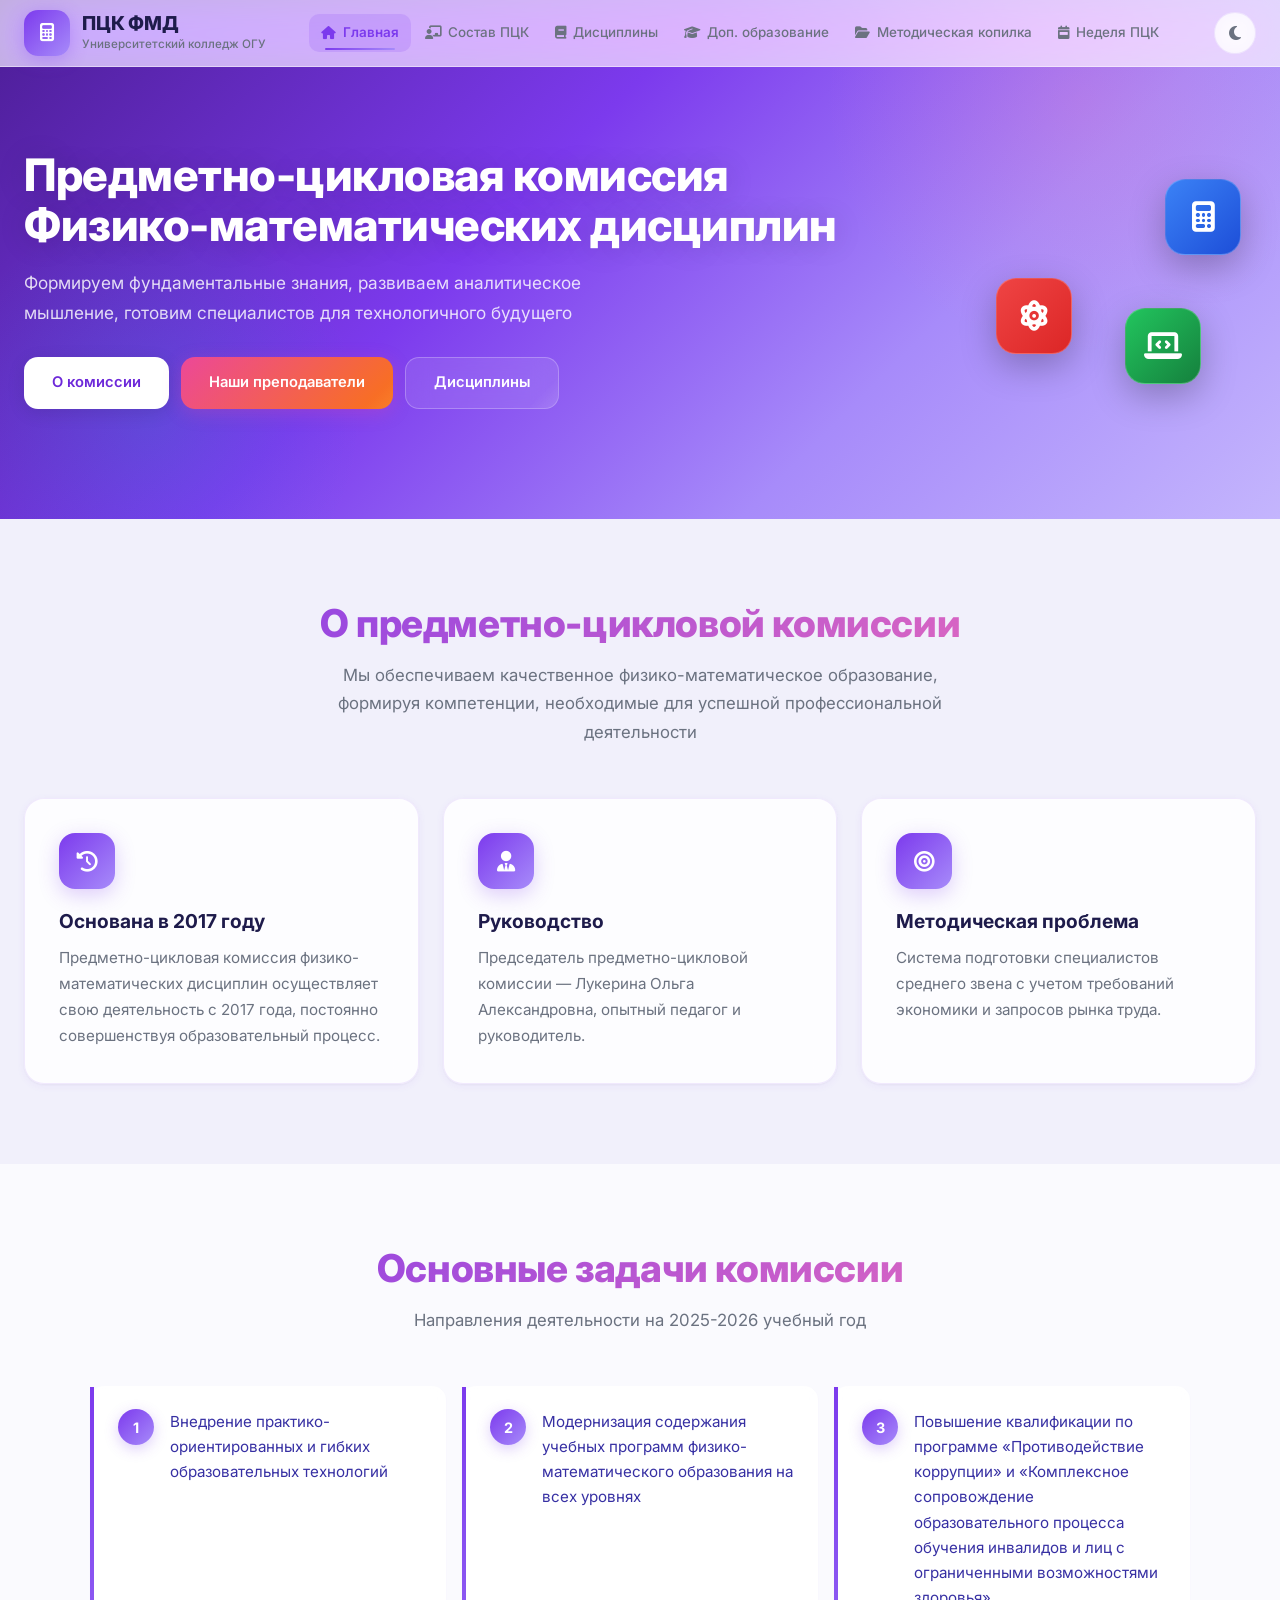
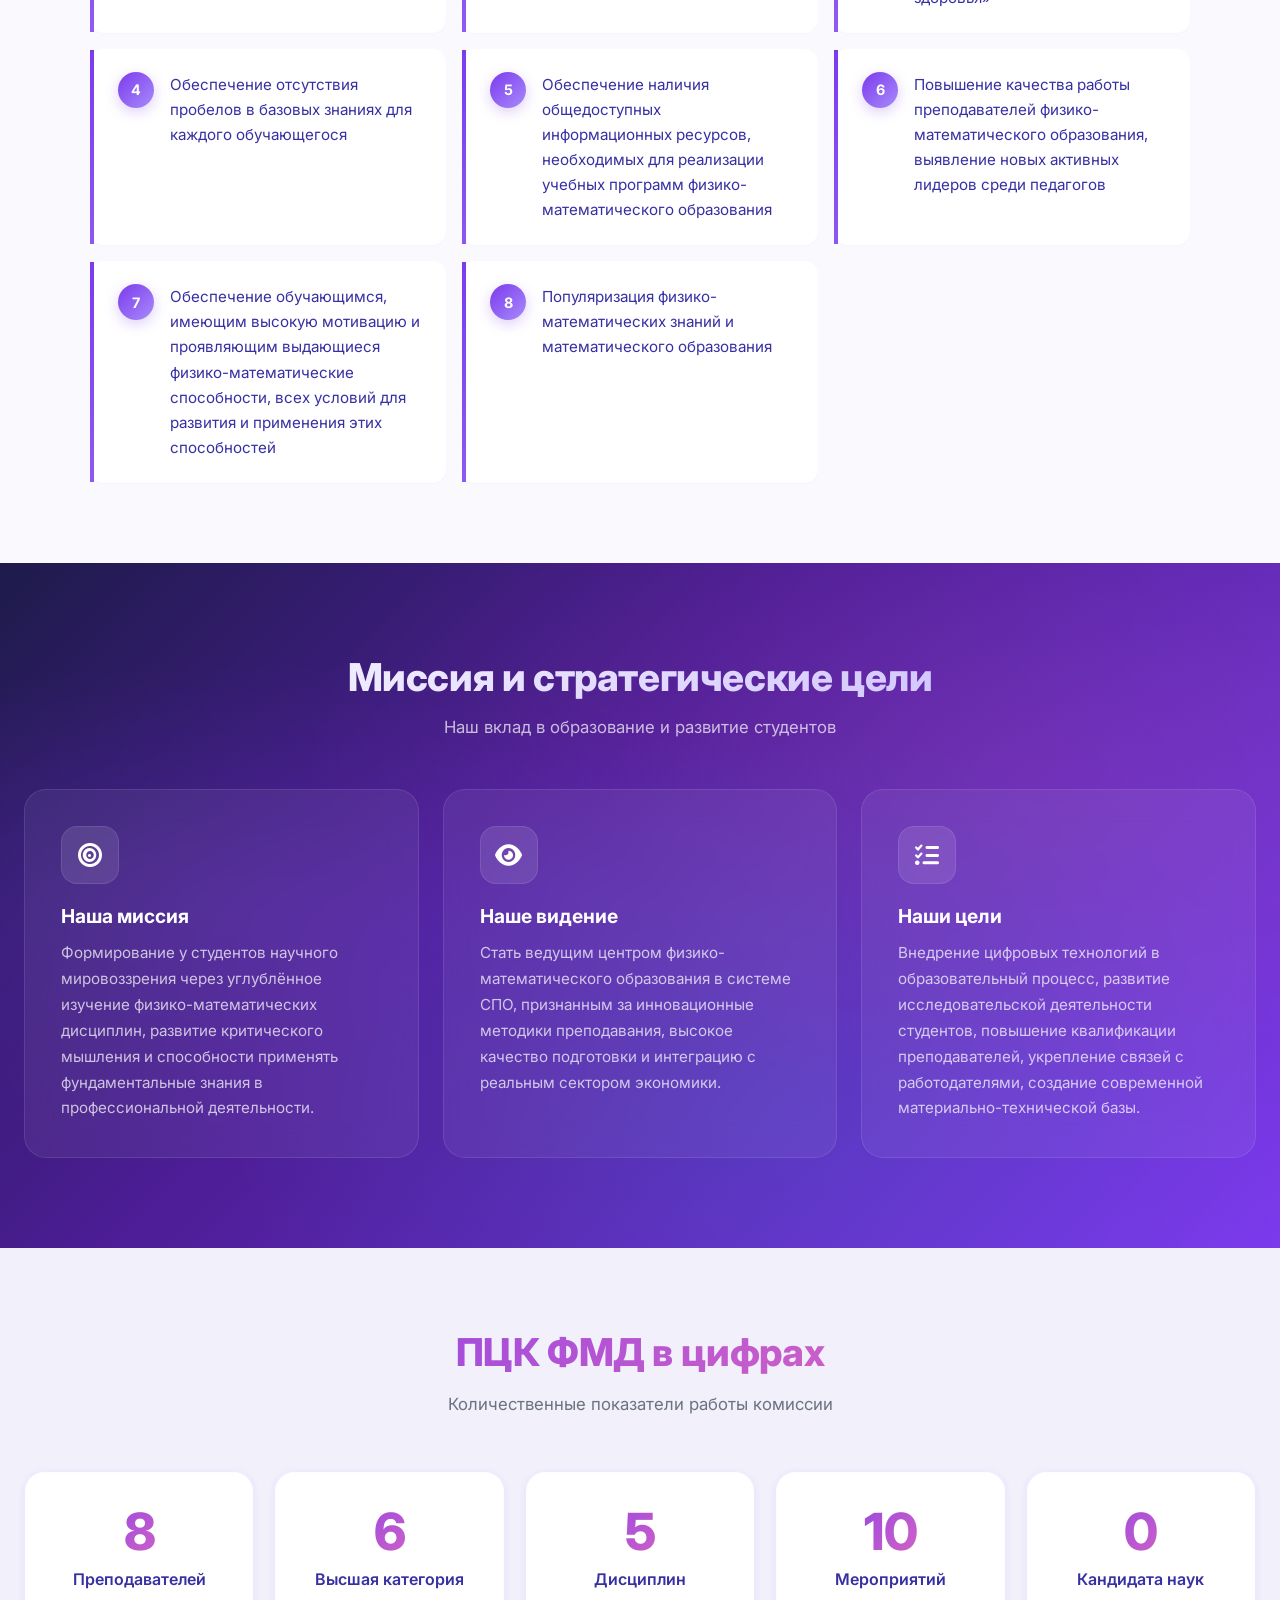
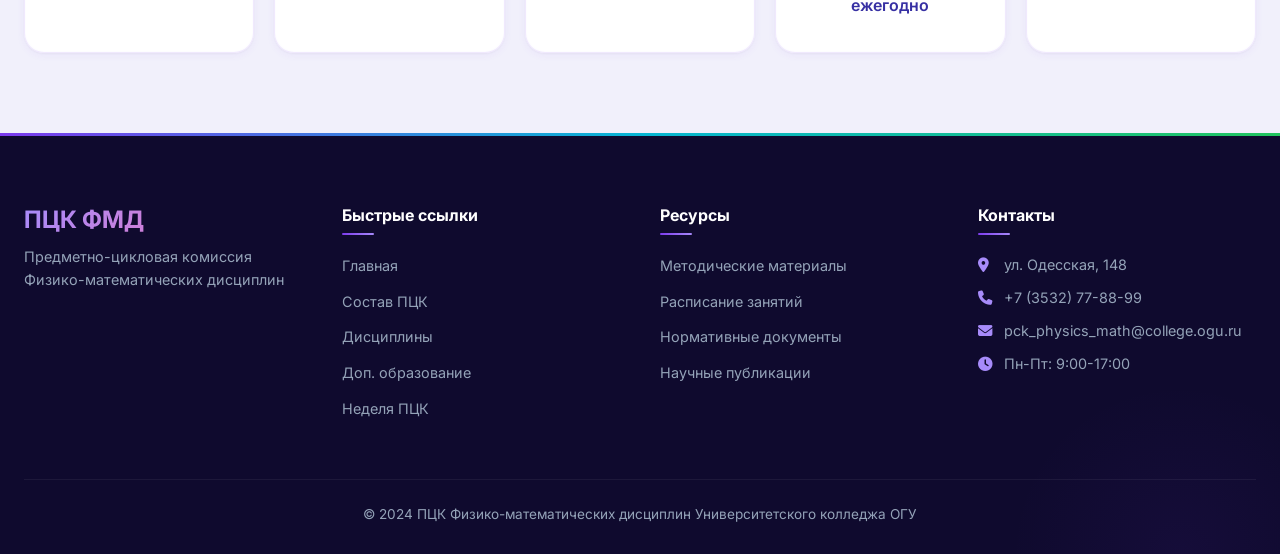
<file: index.html>
<!DOCTYPE html>
<html lang="ru">
<head>
    <meta charset="UTF-8">
    <meta name="viewport" content="width=device-width, initial-scale=1.0">
    <title>Предметно-цикловая комиссия ФМД | Университетский колледж ОГУ</title>
    <link rel="icon" href="favicon.svg" type="image/svg+xml">
    <link rel="stylesheet" href="css/style.css">
    <link rel="stylesheet" href="css/responsive.css">
    <link rel="stylesheet" href="https://cdnjs.cloudflare.com/ajax/libs/font-awesome/6.4.0/css/all.min.css">
</head>
<body>
    <header class="header">
        <div class="container">
            <div class="header-wrapper">
                <a href="index.html" class="logo">
                    <div class="logo-icon"><i class="fas fa-calculator"></i></div>
                    <div class="logo-text">
                        <h1>ПЦК ФМД</h1>
                        <p>Университетский колледж ОГУ</p>
                    </div>
                </a>
                <nav class="nav">
                    <ul class="nav-list">
                        <li><a href="index.html" class="active"><i class="fas fa-home"></i> Главная</a></li>
                        <li><a href="staff.html"><i class="fas fa-chalkboard-teacher"></i> Состав ПЦК</a></li>
                        <li><a href="disciplines.html"><i class="fas fa-book"></i> Дисциплины</a></li>
                        <li><a href="additional-edu.html"><i class="fas fa-graduation-cap"></i> Доп. образование</a></li>
                        <li><a href="materials.html"><i class="fas fa-folder-open"></i> Методическая копилка</a></li>
                        <li><a href="week.html"><i class="fas fa-calendar-week"></i> Неделя ПЦК</a></li>
                    </ul>
                </nav>
                <div class="header-controls">
                    <button class="theme-toggle" id="themeToggle" aria-label="Переключить тему"><i class="fas fa-moon"></i></button>
                    <button class="mobile-menu-btn"><span></span><span></span><span></span></button>
                </div>
            </div>
        </div>
    </header>

    <section class="hero">
        <div class="container">
            <div class="hero-content">
                <h1 class="hero-title">Предметно-цикловая комиссия<br>Физико-математических дисциплин</h1>
                <p class="hero-subtitle">Формируем фундаментальные знания, развиваем аналитическое мышление, готовим специалистов для технологичного будущего</p>
                <div class="hero-cta">
                    <div class="hero-btns">
                        <a href="#commission" class="btn btn-primary">О комиссии</a>
                        <a href="staff.html" class="btn btn-teachers">Наши преподаватели</a>
                        <a href="disciplines.html" class="btn btn-secondary">Дисциплины</a>
                    </div>
                </div>
            </div>
            <div class="hero-animated-elements">
                <div class="hero-element math-logo"><i class="fas fa-calculator"></i></div>
                <div class="hero-element physics-logo"><i class="fas fa-atom"></i></div>
                <div class="hero-element informatics-logo"><i class="fas fa-laptop-code"></i></div>
            </div>
        </div>
    </section>

    <section id="commission" class="commission-section">
        <div class="container">
            <div class="commission-header">
                <h2>О предметно-цикловой комиссии</h2>
                <p class="subtitle">Мы обеспечиваем качественное физико-математическое образование, формируя компетенции, необходимые для успешной профессиональной деятельности</p>
            </div>
            <div class="commission-cards">
                <div class="commission-card">
                    <div class="icon"><i class="fas fa-history"></i></div>
                    <h3>Основана в 2017 году</h3>
                    <p>Предметно-цикловая комиссия физико-математических дисциплин осуществляет свою деятельность с 2017 года, постоянно совершенствуя образовательный процесс.</p>
                </div>
                <div class="commission-card">
                    <div class="icon"><i class="fas fa-user-tie"></i></div>
                    <h3>Руководство</h3>
                    <p>Председатель предметно-цикловой комиссии — Лукерина Ольга Александровна, опытный педагог и руководитель.</p>
                </div>
                <div class="commission-card">
                    <div class="icon"><i class="fas fa-bullseye"></i></div>
                    <h3>Методическая проблема</h3>
                    <p>Система подготовки специалистов среднего звена с учетом требований экономики и запросов рынка труда.</p>
                </div>
            </div>
        </div>
    </section>

    <section class="tasks-section">
        <div class="container">
            <div class="commission-header">
                <h2>Основные задачи комиссии</h2>
                <p class="subtitle">Направления деятельности на 2025-2026 учебный год</p>
            </div>
            <div class="tasks-grid">
                <div class="task-item"><div class="task-number">1</div><p class="task-text">Внедрение практико-ориентированных и гибких образовательных технологий</p></div>
                <div class="task-item"><div class="task-number">2</div><p class="task-text">Модернизация содержания учебных программ физико-математического образования на всех уровнях</p></div>
                <div class="task-item"><div class="task-number">3</div><p class="task-text">Повышение квалификации по программе «Противодействие коррупции» и «Комплексное сопровождение образовательного процесса обучения инвалидов и лиц с ограниченными возможностями здоровья»</p></div>
                <div class="task-item"><div class="task-number">4</div><p class="task-text">Обеспечение отсутствия пробелов в базовых знаниях для каждого обучающегося</p></div>
                <div class="task-item"><div class="task-number">5</div><p class="task-text">Обеспечение наличия общедоступных информационных ресурсов, необходимых для реализации учебных программ физико-математического образования</p></div>
                <div class="task-item"><div class="task-number">6</div><p class="task-text">Повышение качества работы преподавателей физико-математического образования, выявление новых активных лидеров среди педагогов</p></div>
                <div class="task-item"><div class="task-number">7</div><p class="task-text">Обеспечение обучающимся, имеющим высокую мотивацию и проявляющим выдающиеся физико-математические способности, всех условий для развития и применения этих способностей</p></div>
                <div class="task-item"><div class="task-number">8</div><p class="task-text">Популяризация физико-математических знаний и математического образования</p></div>
            </div>
        </div>
    </section>

    <section class="mission-section">
        <div class="container">
            <h2 class="section-title mission-title">Миссия и стратегические цели</h2>
            <p class="section-subtitle mission-subtitle">Наш вклад в образование и развитие студентов</p>
            <div class="mission-cards">
                <div class="mission-card">
                    <div class="mission-icon"><i class="fas fa-bullseye"></i></div>
                    <h3>Наша миссия</h3>
                    <p>Формирование у студентов научного мировоззрения через углублённое изучение физико-математических дисциплин, развитие критического мышления и способности применять фундаментальные знания в профессиональной деятельности.</p>
                </div>
                <div class="mission-card">
                    <div class="mission-icon"><i class="fas fa-eye"></i></div>
                    <h3>Наше видение</h3>
                    <p>Стать ведущим центром физико-математического образования в системе СПО, признанным за инновационные методики преподавания, высокое качество подготовки и интеграцию с реальным сектором экономики.</p>
                </div>
                <div class="mission-card">
                    <div class="mission-icon"><i class="fas fa-tasks"></i></div>
                    <h3>Наши цели</h3>
                    <p>Внедрение цифровых технологий в образовательный процесс, развитие исследовательской деятельности студентов, повышение квалификации преподавателей, укрепление связей с работодателями, создание современной материально-технической базы.</p>
                </div>
            </div>
        </div>
    </section>

    <section class="stats-section">
        <div class="container">
            <div class="commission-header">
                <h2>ПЦК ФМД в цифрах</h2>
                <p class="subtitle">Количественные показатели работы комиссии</p>
            </div>
            <div class="stats-grid">
                <div class="stat-item"><div class="stat-number" data-count="19">0</div><div class="stat-label">Преподавателей</div></div>
                <div class="stat-item"><div class="stat-number" data-count="16">0</div><div class="stat-label">Высшая категория</div></div>
                <div class="stat-item"><div class="stat-number" data-count="12">0</div><div class="stat-label">Дисциплин</div></div>
                <div class="stat-item"><div class="stat-number" data-count="25">0</div><div class="stat-label">Мероприятий ежегодно</div></div>
                <div class="stat-item"><div class="stat-number" data-count="2">0</div><div class="stat-label">Кандидата наук</div></div>
            </div>
        </div>
    </section>

    <footer class="footer">
        <div class="container">
            <div class="footer-grid">
                <div class="footer-col">
                    <div class="footer-logo">
                        <h3>ПЦК ФМД</h3>
                        <p>Предметно-цикловая комиссия<br>Физико-математических дисциплин</p>
                    </div>
                </div>
                <div class="footer-col">
                    <h4>Быстрые ссылки</h4>
                    <ul class="footer-links">
                        <li><a href="index.html">Главная</a></li>
                        <li><a href="staff.html">Состав ПЦК</a></li>
                        <li><a href="disciplines.html">Дисциплины</a></li>
                        <li><a href="additional-edu.html">Доп. образование</a></li>
                        <li><a href="week.html">Неделя ПЦК</a></li>
                    </ul>
                </div>
                <div class="footer-col">
                    <h4>Ресурсы</h4>
                    <ul class="footer-links">
                        <li><a href="#">Методические материалы</a></li>
                        <li><a href="#">Расписание занятий</a></li>
                        <li><a href="#">Нормативные документы</a></li>
                        <li><a href="#">Научные публикации</a></li>
                    </ul>
                </div>
                <div class="footer-col">
                    <h4>Контакты</h4>
                    <p><i class="fas fa-map-marker-alt"></i> ул. Одесская, 148</p>
                    <p><i class="fas fa-phone"></i> +7 (3532) 77-88-99</p>
                    <p><i class="fas fa-envelope"></i> pck_physics_math@college.ogu.ru</p>
                    <p><i class="fas fa-clock"></i> Пн-Пт: 9:00-17:00</p>
                </div>
            </div>
            <div class="footer-bottom">
                <p>&copy; 2024 ПЦК Физико-математических дисциплин Университетского колледжа ОГУ</p>
            </div>
        </div>
    </footer>

    <script src="js/script.js"></script>
</body>
</html>
</file>
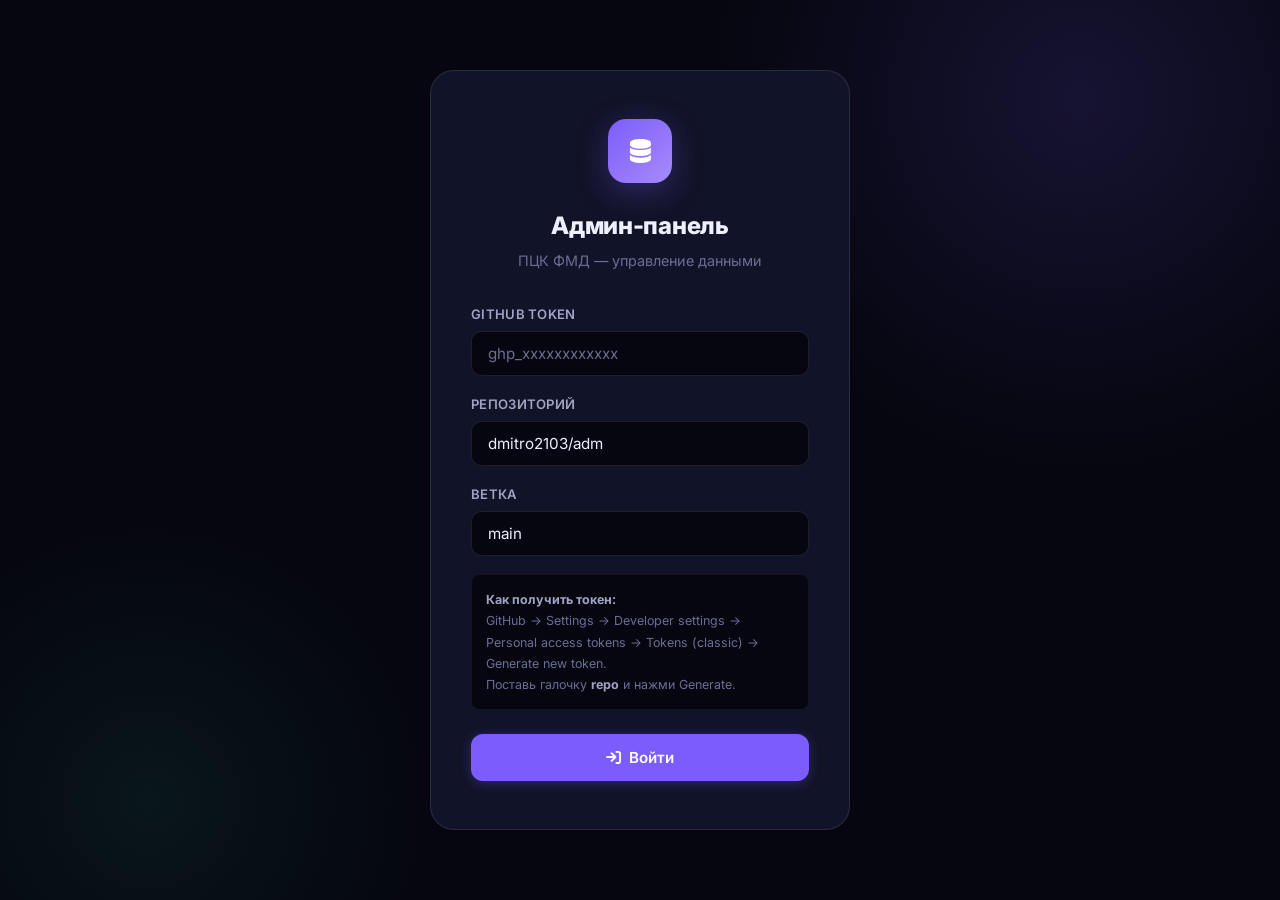
<file: admin/index.html>
<!DOCTYPE html>
<html lang="ru">
<head>
    <meta charset="UTF-8">
    <meta name="viewport" content="width=device-width, initial-scale=1.0">
    <title>Админ-панель | ПЦК ФМД</title>
    <link rel="stylesheet" href="https://cdnjs.cloudflare.com/ajax/libs/font-awesome/6.4.0/css/all.min.css">
    <link rel="stylesheet" href="admin.css">
</head>
<body>
    <!-- Вход -->
    <div class="login-screen" id="login-screen">
        <div class="login-card">
            <div class="logo"><i class="fas fa-database"></i></div>
            <h1>Админ-панель</h1>
            <p class="subtitle">ПЦК ФМД &mdash; управление данными</p>
            <div class="login-error" id="login-error"></div>
            <form id="login-form">
                <label>GitHub Token</label>
                <input type="password" id="inp-token" placeholder="ghp_xxxxxxxxxxxx" required>
                <label>Репозиторий</label>
                <input type="text" id="inp-repo" value="dmitro2103/adm" required>
                <label>Ветка</label>
                <input type="text" id="inp-branch" value="main">
                <p class="hint">
                    <strong>Как получить токен:</strong><br>
                    GitHub &rarr; Settings &rarr; Developer settings &rarr; Personal access tokens &rarr; Tokens (classic) &rarr; Generate new token.<br>
                    Поставь галочку <strong>repo</strong> и нажми Generate.
                </p>
                <button type="submit" class="btn btn-primary" style="width:100%;padding:14px;font-size:.95rem;justify-content:center;border-radius:12px;">
                    <i class="fas fa-arrow-right-to-bracket"></i> Войти
                </button>
            </form>
        </div>
    </div>

    <!-- Админка -->
    <div class="admin-layout">
        <header class="admin-header">
            <div style="display:flex;align-items:center;gap:12px">
                <button class="btn-mobile-menu" id="btn-mobile-menu"><i class="fas fa-bars"></i></button>
                <h1><i class="fas fa-database"></i> ПЦК Админ</h1>
            </div>
            <div class="admin-header-actions">
                <span id="hdr-repo" style="opacity:.4;font-size:.8rem;font-weight:500"></span>
                <a href="../index.html" class="btn btn-ghost btn-sm" target="_blank"><i class="fas fa-external-link-alt"></i> Сайт</a>
                <button class="btn btn-ghost btn-sm" id="btn-logout"><i class="fas fa-right-from-bracket"></i> Выйти</button>
            </div>
        </header>
        <div class="admin-body">
            <aside class="admin-sidebar" id="admin-sidebar">
                <ul class="sidebar-nav">
                    <li><a href="#" class="active" data-section="staff"><i class="fas fa-users"></i> Состав ПЦК</a></li>
                    <li><a href="#" data-section="disciplines"><i class="fas fa-book"></i> Дисциплины</a></li>
                    <li><a href="#" data-section="week"><i class="fas fa-calendar-week"></i> Неделя ПЦК</a></li>
                    <li><a href="#" data-section="dpo"><i class="fas fa-graduation-cap"></i> Доп. образование</a></li>
                    <li><a href="#" data-section="materials"><i class="fas fa-folder-open"></i> Мет. копилка</a></li>
                </ul>
            </aside>
            <main class="admin-main">

                <!-- Состав ПЦК -->
                <div class="section-panel active" id="p-staff">
                    <div class="panel-header">
                        <h2><i class="fas fa-users" style="color:var(--accent)"></i> Состав ПЦК</h2>
                        <button class="btn btn-primary" onclick="A.editStaff()"><i class="fas fa-plus"></i> Добавить</button>
                    </div>
                    <div class="stats-grid" id="staff-stats"></div>
                    <div class="data-card"><table class="admin-table">
                        <thead><tr><th>№</th><th>ФИО</th><th>Кураторство</th><th>Категория</th><th>Награды</th><th>Действия</th></tr></thead>
                        <tbody id="staff-tbody"></tbody>
                    </table></div>
                </div>

                <!-- Дисциплины -->
                <div class="section-panel" id="p-disciplines">
                    <div class="panel-header">
                        <h2><i class="fas fa-book" style="color:var(--accent)"></i> Дисциплины</h2>
                        <button class="btn btn-primary" onclick="A.editDisc()"><i class="fas fa-plus"></i> Добавить</button>
                    </div>
                    <div class="data-card"><table class="admin-table">
                        <thead><tr><th>№</th><th>Название</th><th>Категория</th><th>Действия</th></tr></thead>
                        <tbody id="disc-tbody"></tbody>
                    </table></div>
                </div>

                <!-- Неделя ПЦК -->
                <div class="section-panel" id="p-week">
                    <div class="panel-header">
                        <h2><i class="fas fa-calendar-week" style="color:var(--accent)"></i> Неделя ПЦК</h2>
                        <div style="display:flex;gap:8px">
                            <button class="btn btn-secondary" onclick="A.editWeekSettings()"><i class="fas fa-gear"></i> Настройки</button>
                            <button class="btn btn-primary" onclick="A.editEv()"><i class="fas fa-plus"></i> Добавить</button>
                        </div>
                    </div>
                    <div class="stats-grid" id="week-stats"></div>
                    <div class="data-card"><table class="admin-table">
                        <thead><tr><th>Дата/Время</th><th>Мероприятие</th><th>Ответственный</th><th>Место</th><th>Действия</th></tr></thead>
                        <tbody id="week-tbody"></tbody>
                    </table></div>
                </div>

                <!-- ДПО -->
                <div class="section-panel" id="p-dpo">
                    <div class="panel-header">
                        <h2><i class="fas fa-graduation-cap" style="color:var(--accent)"></i> Дополнительное образование</h2>
                    </div>
                    <h3 style="margin:0 0 14px">Программы доп. образования детей и взрослых</h3>
                    <div class="data-card"><table class="admin-table">
                        <thead><tr><th>№</th><th>Название</th><th>Ответственный</th><th>Действия</th></tr></thead>
                        <tbody id="dpo-adult-tbody"></tbody>
                    </table></div>
                    <button class="btn btn-primary btn-sm" onclick="A.editDpo('adult')" style="margin-bottom:28px"><i class="fas fa-plus"></i> Добавить</button>

                    <h3 style="margin:0 0 14px">Программы повышения квалификации</h3>
                    <div class="data-card"><table class="admin-table">
                        <thead><tr><th>№</th><th>Название</th><th>Ответственный</th><th>Действия</th></tr></thead>
                        <tbody id="dpo-qual-tbody"></tbody>
                    </table></div>
                    <button class="btn btn-primary btn-sm" onclick="A.editDpo('qual')"><i class="fas fa-plus"></i> Добавить</button>
                </div>

                <!-- Методическая копилка -->
                <div class="section-panel" id="p-materials">
                    <div class="panel-header">
                        <h2><i class="fas fa-folder-open" style="color:var(--accent)"></i> Методическая копилка</h2>
                        <button class="btn btn-primary" onclick="A.editMat()"><i class="fas fa-plus"></i> Добавить материал</button>
                    </div>
                    <div class="stats-grid" id="mat-stats"></div>
                    <div class="data-card"><table class="admin-table">
                        <thead><tr><th>№</th><th>Название</th><th>Категория</th><th>Автор</th><th>Дата</th><th>Действия</th></tr></thead>
                        <tbody id="mat-tbody"></tbody>
                    </table></div>

                    <h3 style="margin:28px 0 14px"><i class="fas fa-tags" style="color:var(--accent);margin-right:8px"></i>Категории материалов</h3>
                    <div class="data-card"><table class="admin-table">
                        <thead><tr><th>ID</th><th>Название</th><th>Действия</th></tr></thead>
                        <tbody id="matcat-tbody"></tbody>
                    </table></div>
                    <button class="btn btn-primary btn-sm" onclick="A.editMatCat()" style="margin-top:12px"><i class="fas fa-plus"></i> Добавить категорию</button>
                </div>

            </main>
        </div>
    </div>

    <!-- Модалка -->
    <div class="modal-overlay" id="modal-overlay">
        <div class="modal">
            <div class="modal-header"><h3 id="modal-title"></h3><button class="modal-close" id="modal-close">&times;</button></div>
            <div class="modal-body" id="modal-body"></div>
            <div class="modal-footer">
                <button class="btn btn-secondary" id="modal-cancel">Отмена</button>
                <button class="btn btn-success" id="modal-save"><i class="fas fa-check"></i> Сохранить</button>
            </div>
        </div>
    </div>

    <div class="toast" id="toast"></div>
    <div class="saving-overlay" id="saving"><div class="spinner"></div><span>Сохранение...</span></div>

    <script src="admin.js"></script>
</body>
</html>
</file>
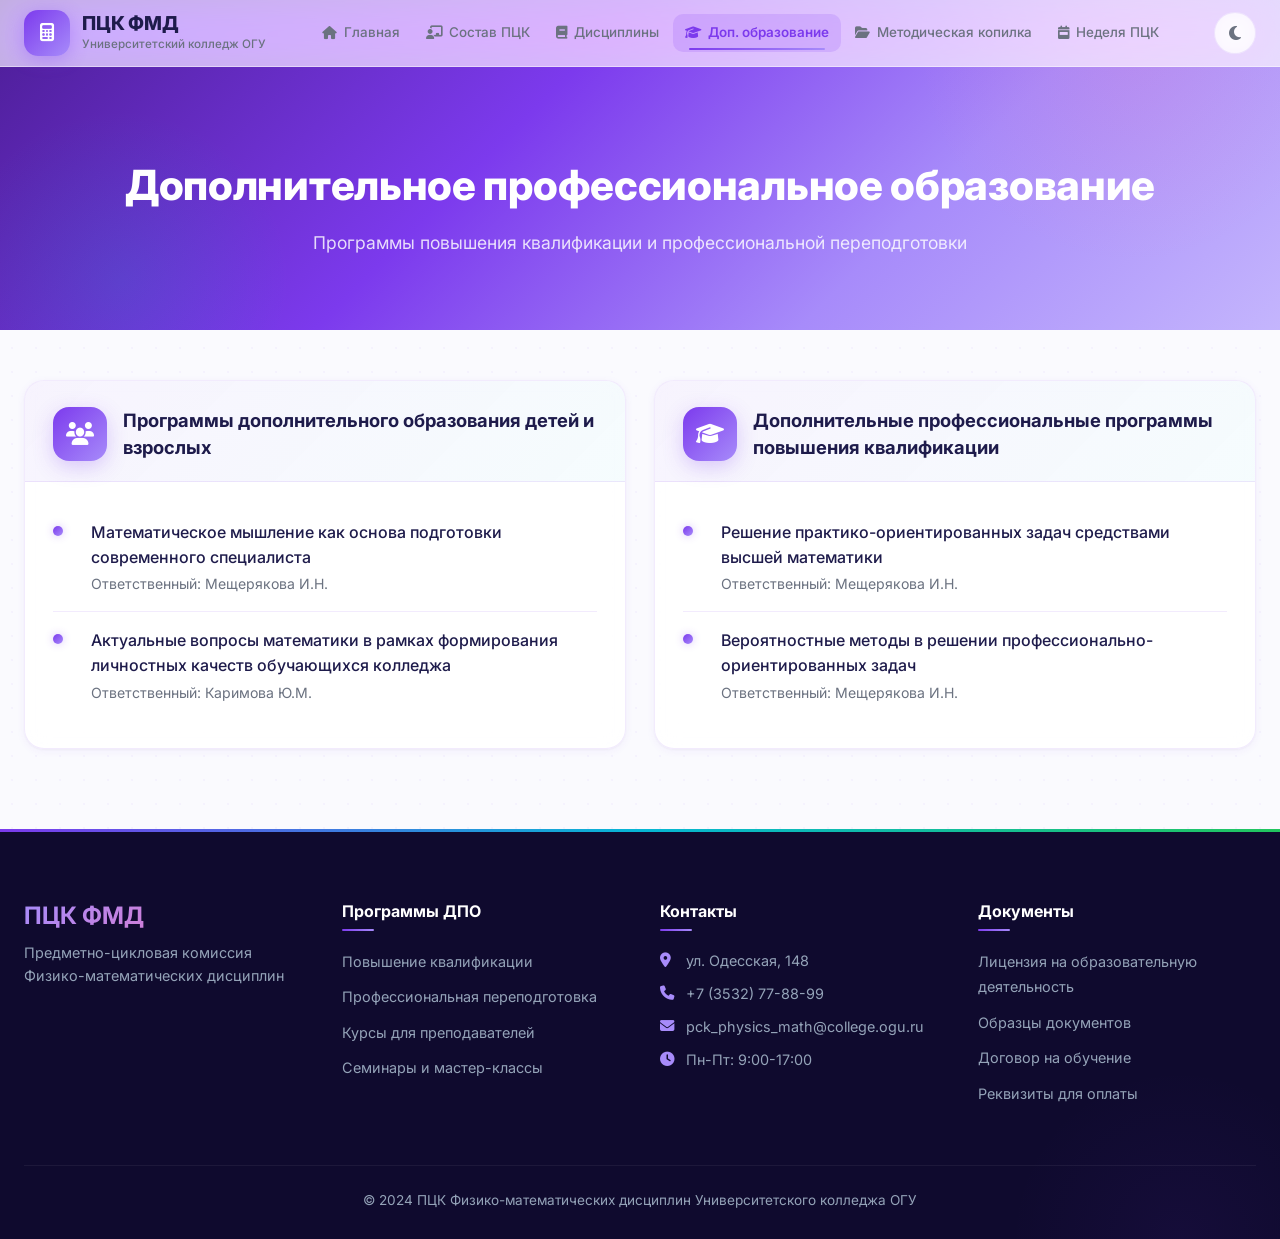
<file: additional-edu.html>
<!DOCTYPE html>
<html lang="ru">
<head>
    <meta charset="UTF-8">
    <meta name="viewport" content="width=device-width, initial-scale=1.0">
    <title>Дополнительное образование | ПЦК Физико-математических дисциплин</title>
    <link rel="icon" href="favicon.svg" type="image/svg+xml">
    <link rel="stylesheet" href="css/style.css">
    <link rel="stylesheet" href="css/table.css">
    <link rel="stylesheet" href="css/responsive.css">
    <link rel="stylesheet" href="https://cdnjs.cloudflare.com/ajax/libs/font-awesome/6.4.0/css/all.min.css">
</head>
<body>
    <header class="header">
        <div class="container">
            <div class="header-wrapper">
                <a href="index.html" class="logo">
                    <div class="logo-icon"><i class="fas fa-calculator"></i></div>
                    <div class="logo-text"><h1>ПЦК ФМД</h1><p>Университетский колледж ОГУ</p></div>
                </a>
                <nav class="nav">
                    <ul class="nav-list">
                        <li><a href="index.html"><i class="fas fa-home"></i> Главная</a></li>
                        <li><a href="staff.html"><i class="fas fa-chalkboard-teacher"></i> Состав ПЦК</a></li>
                        <li><a href="disciplines.html"><i class="fas fa-book"></i> Дисциплины</a></li>
                        <li><a href="additional-edu.html" class="active"><i class="fas fa-graduation-cap"></i> Доп. образование</a></li>
                        <li><a href="materials.html"><i class="fas fa-folder-open"></i> Методическая копилка</a></li>
                        <li><a href="week.html"><i class="fas fa-calendar-week"></i> Неделя ПЦК</a></li>
                    </ul>
                </nav>
                <div class="header-controls">
                    <button class="theme-toggle" id="themeToggle" aria-label="Переключить тему"><i class="fas fa-moon"></i></button>
                    <button class="mobile-menu-btn"><span></span><span></span><span></span></button>
                </div>
            </div>
        </div>
    </header>

    <div class="page-header">
        <h1 class="page-title">Дополнительное профессиональное образование</h1>
        <p class="page-subtitle">Программы повышения квалификации и профессиональной переподготовки</p>
    </div>

    <main class="main-content">
        <div class="container">
            <div class="dpo-document-section">
                <div class="dpo-cards" id="dpo-cards-container">
                    <div class="dpo-card">
                        <div class="dpo-card-header">
                            <div class="dpo-card-icon"><i class="fas fa-users"></i></div>
                            <h3>Программы дополнительного образования детей и взрослых</h3>
                        </div>
                        <ul class="dpo-list">
                            <li>
                                <span class="dpo-item-title">Математическое мышление как основа подготовки современного специалиста</span>
                                <span class="dpo-item-responsible">Ответственный: Мещерякова И.Н.</span>
                            </li>
                            <li>
                                <span class="dpo-item-title">Актуальные вопросы математики в рамках формирования личностных качеств обучающихся колледжа</span>
                                <span class="dpo-item-responsible">Ответственный: Каримова Ю.М.</span>
                            </li>
                        </ul>
                    </div>
                    <div class="dpo-card">
                        <div class="dpo-card-header">
                            <div class="dpo-card-icon"><i class="fas fa-graduation-cap"></i></div>
                            <h3>Дополнительные профессиональные программы повышения квалификации</h3>
                        </div>
                        <ul class="dpo-list">
                            <li>
                                <span class="dpo-item-title">Решение практико-ориентированных задач средствами высшей математики</span>
                                <span class="dpo-item-responsible">Ответственный: Мещерякова И.Н.</span>
                            </li>
                            <li>
                                <span class="dpo-item-title">Вероятностные методы в решении профессионально-ориентированных задач</span>
                                <span class="dpo-item-responsible">Ответственный: Мещерякова И.Н.</span>
                            </li>
                        </ul>
                    </div>
                </div>
            </div>
        </div>
    </main>

    <footer class="footer">
        <div class="container">
            <div class="footer-grid">
                <div class="footer-col">
                    <div class="footer-logo"><h3>ПЦК ФМД</h3><p>Предметно-цикловая комиссия<br>Физико-математических дисциплин</p></div>
                </div>
                <div class="footer-col">
                    <h4>Программы ДПО</h4>
                    <ul class="footer-links">
                        <li><a href="#">Повышение квалификации</a></li>
                        <li><a href="#">Профессиональная переподготовка</a></li>
                        <li><a href="#">Курсы для преподавателей</a></li>
                        <li><a href="#">Семинары и мастер-классы</a></li>
                    </ul>
                </div>
                <div class="footer-col">
                    <h4>Контакты</h4>
                    <p><i class="fas fa-map-marker-alt"></i> ул. Одесская, 148</p>
                    <p><i class="fas fa-phone"></i> +7 (3532) 77-88-99</p>
                    <p><i class="fas fa-envelope"></i> pck_physics_math@college.ogu.ru</p>
                    <p><i class="fas fa-clock"></i> Пн-Пт: 9:00-17:00</p>
                </div>
                <div class="footer-col">
                    <h4>Документы</h4>
                    <ul class="footer-links">
                        <li><a href="#">Лицензия на образовательную деятельность</a></li>
                        <li><a href="#">Образцы документов</a></li>
                        <li><a href="#">Договор на обучение</a></li>
                        <li><a href="#">Реквизиты для оплаты</a></li>
                    </ul>
                </div>
            </div>
            <div class="footer-bottom">
                <p>&copy; 2024 ПЦК Физико-математических дисциплин Университетского колледжа ОГУ</p>
            </div>
        </div>
    </footer>

    <script src="js/script.js"></script>
    <script>
        (function() {
            function escapeHtml(s) { var d = document.createElement('div'); d.textContent = s; return d.innerHTML; }
            var container = document.getElementById('dpo-cards-container');
            if (!container) return;
            fetch('content/dpo.json?t=' + Date.now()).then(function(r) { return r.json(); })
                .then(function(data) {
                    var adult = (data.adult_programs || []).map(function(p) {
                        return '<li><span class="dpo-item-title">' + escapeHtml(p.title) + '</span><span class="dpo-item-responsible">Ответственный: ' + escapeHtml(p.responsible || '') + '</span></li>';
                    }).join('');
                    var qual = (data.qualification_programs || []).map(function(p) {
                        return '<li><span class="dpo-item-title">' + escapeHtml(p.title) + '</span><span class="dpo-item-responsible">Ответственный: ' + escapeHtml(p.responsible || '') + '</span></li>';
                    }).join('');
                    container.innerHTML =
                        '<div class="dpo-card"><div class="dpo-card-header"><div class="dpo-card-icon"><i class="fas fa-users"></i></div>' +
                        '<h3>Программы дополнительного образования детей и взрослых</h3></div>' +
                        '<ul class="dpo-list">' + adult + '</ul></div>' +
                        '<div class="dpo-card"><div class="dpo-card-header"><div class="dpo-card-icon"><i class="fas fa-graduation-cap"></i></div>' +
                        '<h3>Дополнительные профессиональные программы повышения квалификации</h3></div>' +
                        '<ul class="dpo-list">' + qual + '</ul></div>';
                })
                .catch(function() {});
        })();
    </script>
</body>
</html>
</file>
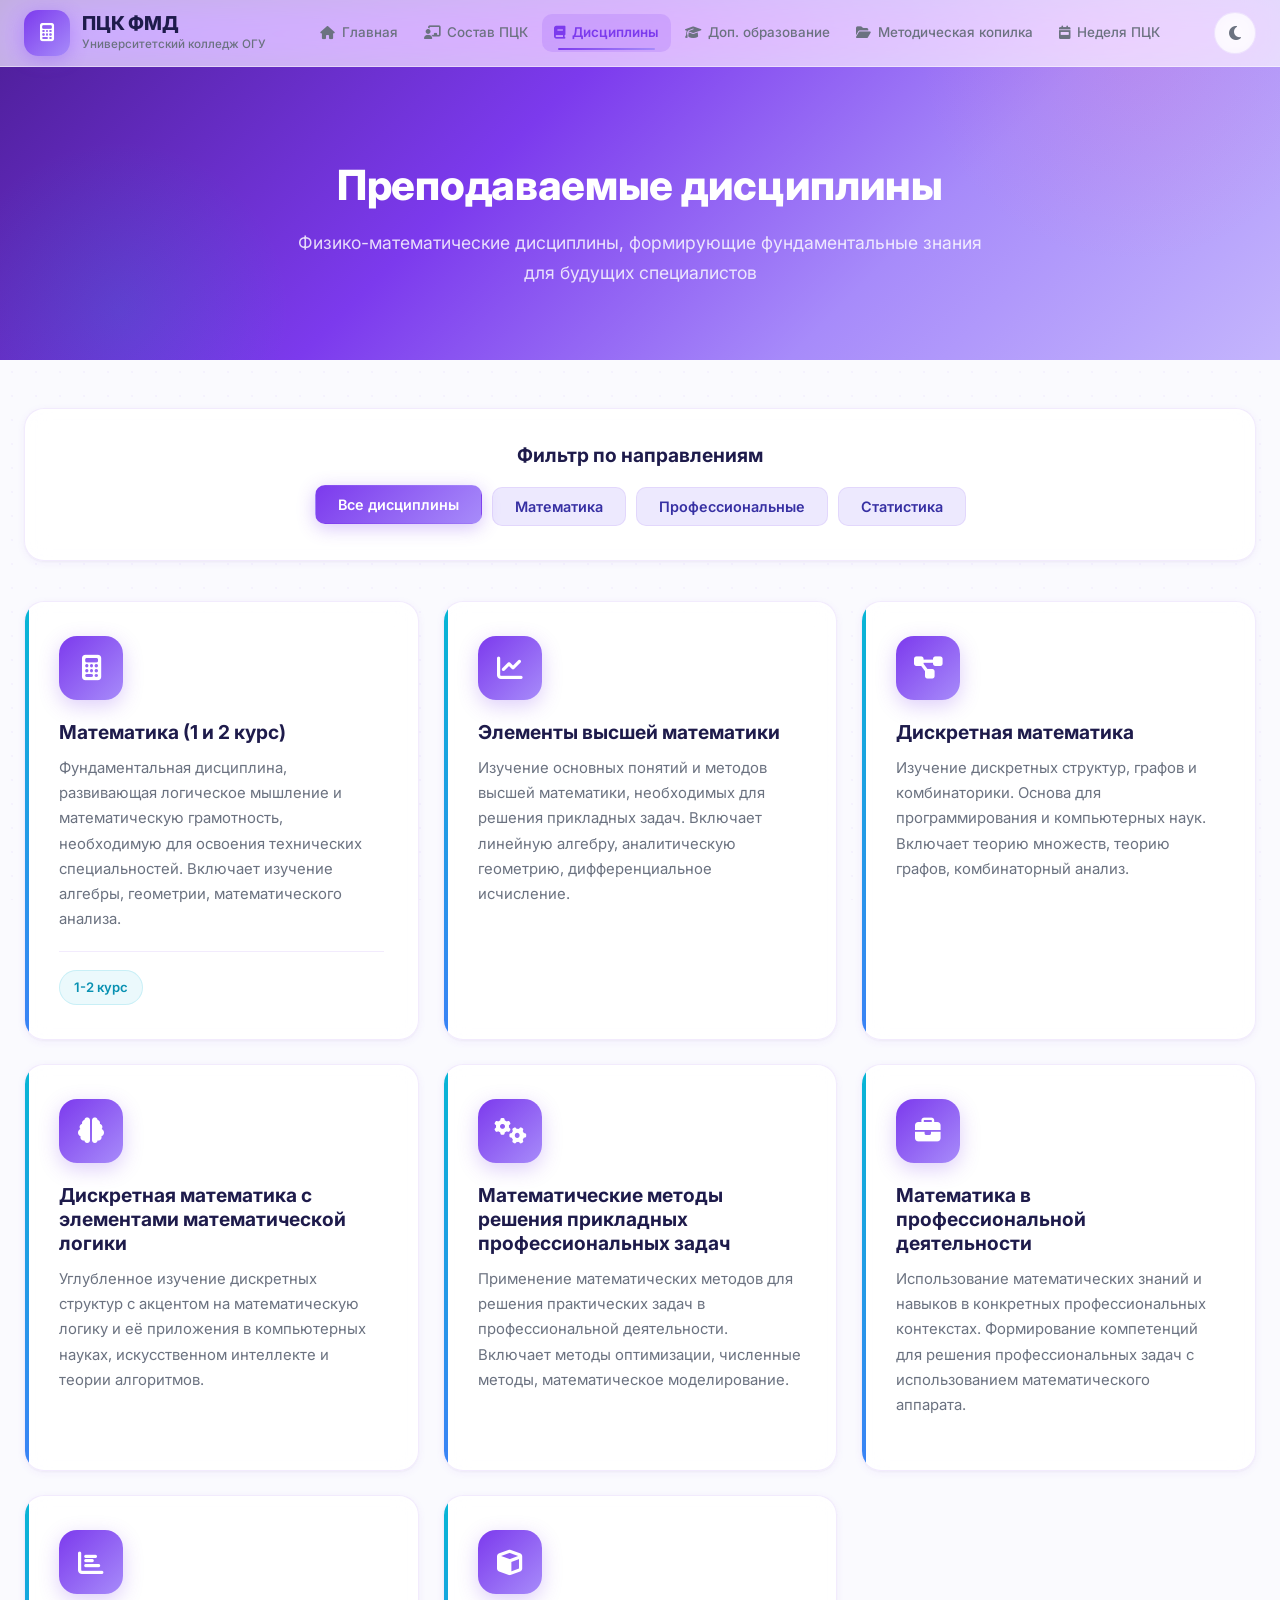
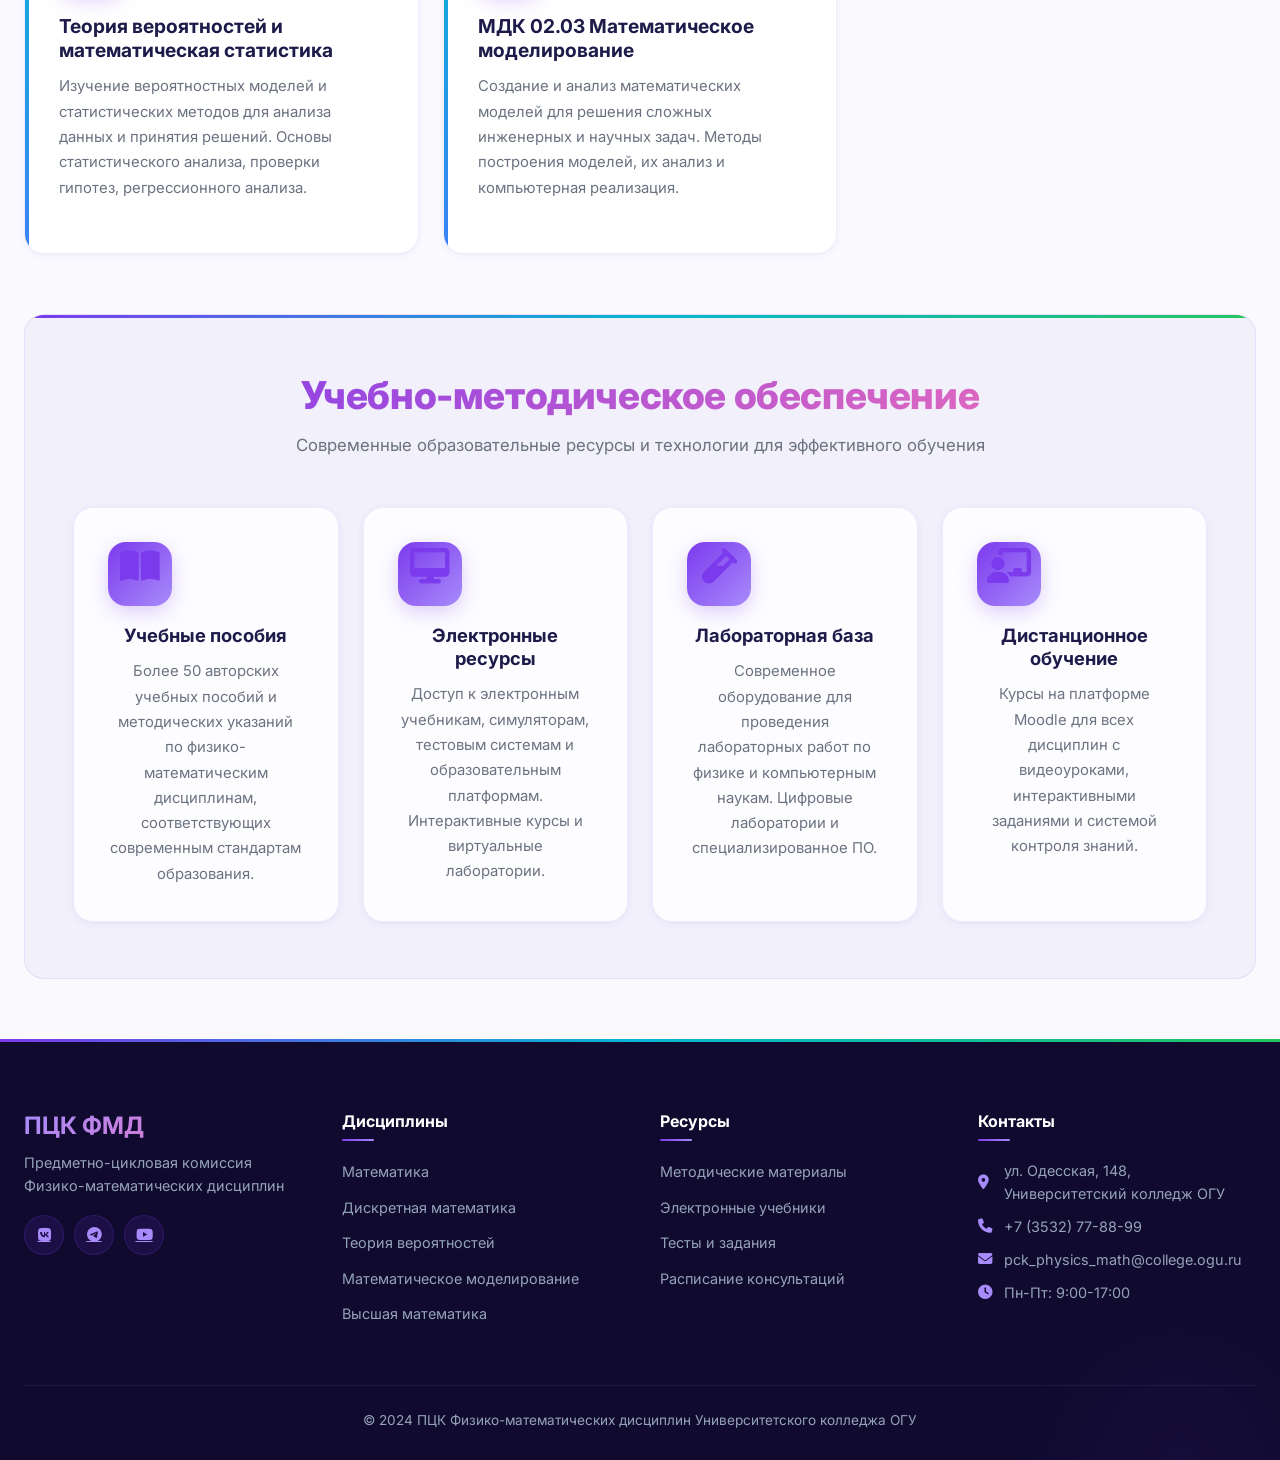
<file: disciplines.html>
<!DOCTYPE html>
<html lang="ru">
<head>
    <meta charset="UTF-8">
    <meta name="viewport" content="width=device-width, initial-scale=1.0">
    <title>Дисциплины | ПЦК Физико-математических дисциплин</title>
    <link rel="icon" href="favicon.svg" type="image/svg+xml">
    <link rel="stylesheet" href="css/style.css">
    <link rel="stylesheet" href="css/table.css">
    <link rel="stylesheet" href="css/responsive.css">
    <link rel="stylesheet" href="https://cdnjs.cloudflare.com/ajax/libs/font-awesome/6.4.0/css/all.min.css">
</head>
<body>
    <header class="header">
        <div class="container">
            <div class="header-wrapper">
                <a href="index.html" class="logo">
                    <div class="logo-icon"><i class="fas fa-calculator"></i></div>
                    <div class="logo-text"><h1>ПЦК ФМД</h1><p>Университетский колледж ОГУ</p></div>
                </a>
                <nav class="nav">
                    <ul class="nav-list">
                        <li><a href="index.html"><i class="fas fa-home"></i> Главная</a></li>
                        <li><a href="staff.html"><i class="fas fa-chalkboard-teacher"></i> Состав ПЦК</a></li>
                        <li><a href="disciplines.html" class="active"><i class="fas fa-book"></i> Дисциплины</a></li>
                        <li><a href="additional-edu.html"><i class="fas fa-graduation-cap"></i> Доп. образование</a></li>
                        <li><a href="materials.html"><i class="fas fa-folder-open"></i> Методическая копилка</a></li>
                        <li><a href="week.html"><i class="fas fa-calendar-week"></i> Неделя ПЦК</a></li>
                    </ul>
                </nav>
                <div class="header-controls">
                    <button class="theme-toggle" id="themeToggle" aria-label="Переключить тему"><i class="fas fa-moon"></i></button>
                    <button class="mobile-menu-btn"><span></span><span></span><span></span></button>
                </div>
            </div>
        </div>
    </header>

    <div class="page-header">
        <h1 class="page-title">Преподаваемые дисциплины</h1>
        <p class="page-subtitle">Физико-математические дисциплины, формирующие фундаментальные знания для будущих специалистов</p>
    </div>

    <main class="main-content">
        <div class="container">
            <div class="filter-section">
                <h3>Фильтр по направлениям</h3>
                <div class="filter-buttons">
                    <button class="filter-btn active" data-filter="all">Все дисциплины</button>
                    <button class="filter-btn" data-filter="math">Математика</button>
                    <button class="filter-btn" data-filter="professional">Профессиональные</button>
                    <button class="filter-btn" data-filter="statistics">Статистика</button>
                </div>
            </div>

            <div class="disciplines-grid" id="disciplines-container">
                <div style="text-align:center;padding:40px;grid-column:1/-1;">Загрузка данных...</div>
            </div>

            <div class="methodology-section">
                <h2 class="section-title">Учебно-методическое обеспечение</h2>
                <p class="section-subtitle">Современные образовательные ресурсы и технологии для эффективного обучения</p>
                <div class="additional-info">
                    <div class="info-card animate-on-scroll">
                        <div class="advantage-icon"><i class="fas fa-book-open"></i></div>
                        <h3>Учебные пособия</h3>
                        <p>Более 50 авторских учебных пособий и методических указаний по физико-математическим дисциплинам, соответствующих современным стандартам образования.</p>
                    </div>
                    <div class="info-card animate-on-scroll">
                        <div class="advantage-icon"><i class="fas fa-desktop"></i></div>
                        <h3>Электронные ресурсы</h3>
                        <p>Доступ к электронным учебникам, симуляторам, тестовым системам и образовательным платформам. Интерактивные курсы и виртуальные лаборатории.</p>
                    </div>
                    <div class="info-card animate-on-scroll">
                        <div class="advantage-icon"><i class="fas fa-vial"></i></div>
                        <h3>Лабораторная база</h3>
                        <p>Современное оборудование для проведения лабораторных работ по физике и компьютерным наукам. Цифровые лаборатории и специализированное ПО.</p>
                    </div>
                    <div class="info-card animate-on-scroll">
                        <div class="advantage-icon"><i class="fas fa-chalkboard-teacher"></i></div>
                        <h3>Дистанционное обучение</h3>
                        <p>Курсы на платформе Moodle для всех дисциплин с видеоуроками, интерактивными заданиями и системой контроля знаний.</p>
                    </div>
                </div>
            </div>
        </div>
    </main>

    <footer class="footer">
        <div class="container">
            <div class="footer-grid">
                <div class="footer-col">
                    <div class="footer-logo"><h3>ПЦК ФМД</h3><p>Предметно-цикловая комиссия<br>Физико-математических дисциплин</p></div>
                    <div class="social-links">
                        <a href="#"><i class="fab fa-vk"></i></a>
                        <a href="#"><i class="fab fa-telegram"></i></a>
                        <a href="#"><i class="fab fa-youtube"></i></a>
                    </div>
                </div>
                <div class="footer-col">
                    <h4>Дисциплины</h4>
                    <ul class="footer-links">
                        <li><a href="#">Математика</a></li>
                        <li><a href="#">Дискретная математика</a></li>
                        <li><a href="#">Теория вероятностей</a></li>
                        <li><a href="#">Математическое моделирование</a></li>
                        <li><a href="#">Высшая математика</a></li>
                    </ul>
                </div>
                <div class="footer-col">
                    <h4>Ресурсы</h4>
                    <ul class="footer-links">
                        <li><a href="#">Методические материалы</a></li>
                        <li><a href="#">Электронные учебники</a></li>
                        <li><a href="#">Тесты и задания</a></li>
                        <li><a href="#">Расписание консультаций</a></li>
                    </ul>
                </div>
                <div class="footer-col">
                    <h4>Контакты</h4>
                    <p><i class="fas fa-map-marker-alt"></i> ул. Одесская, 148, Университетский колледж ОГУ</p>
                    <p><i class="fas fa-phone"></i> +7 (3532) 77-88-99</p>
                    <p><i class="fas fa-envelope"></i> pck_physics_math@college.ogu.ru</p>
                    <p><i class="fas fa-clock"></i> Пн-Пт: 9:00-17:00</p>
                </div>
            </div>
            <div class="footer-bottom">
                <p>&copy; 2024 ПЦК Физико-математических дисциплин Университетского колледжа ОГУ</p>
            </div>
        </div>
    </footer>

    <script src="js/script.js"></script>
    <script>
        (function() {
            function escapeHtml(s) {
                var d = document.createElement('div');
                d.textContent = s;
                return d.innerHTML;
            }

            fetch('content/disciplines.json?t=' + Date.now()).then(function(r) { return r.json(); })
                .then(function(data) {
                    var container = document.getElementById('disciplines-container');
                    if (!container || !data.disciplines) return;

                    var html = '';
                    data.disciplines.forEach(function(disc) {
                        var tagsHtml = '';
                        if (disc.tags && disc.tags.length > 0) {
                            tagsHtml = '<div class="specialties">' +
                                disc.tags.map(function(tag) { return '<span class="specialty-tag">' + escapeHtml(tag) + '</span>'; }).join('') +
                                '</div>';
                        }
                        html += '<div class="discipline-card animate-on-scroll" data-category="' + escapeHtml(disc.category) + '">' +
                            '<div class="discipline-icon"><i class="' + escapeHtml(disc.icon) + '"></i></div>' +
                            '<h3>' + escapeHtml(disc.name) + '</h3>' +
                            '<div class="discipline-description"><p>' + escapeHtml(disc.description) + '</p></div>' +
                            tagsHtml + '</div>';
                    });
                    container.innerHTML = html;
                    initFilters();
                    initAnimations();
                })
                .catch(function() {
                    var container = document.getElementById('disciplines-container');
                    if (container) container.innerHTML = '<div style="text-align:center;padding:40px;color:#ef4444;grid-column:1/-1;">Ошибка загрузки данных</div>';
                });

            function initFilters() {
                document.querySelectorAll('.filter-btn').forEach(function(btn) {
                    btn.addEventListener('click', function() {
                        document.querySelectorAll('.filter-btn').forEach(function(b) { b.classList.remove('active'); });
                        this.classList.add('active');
                        var filter = this.dataset.filter;
                        document.querySelectorAll('.discipline-card').forEach(function(card) {
                            if (filter === 'all' || card.dataset.category === filter) {
                                card.style.display = 'block';
                                setTimeout(function() { card.style.opacity = '1'; card.style.transform = 'translateY(0)'; }, 50);
                            } else {
                                card.style.opacity = '0';
                                card.style.transform = 'translateY(20px)';
                                setTimeout(function() { card.style.display = 'none'; }, 300);
                            }
                        });
                    });
                });
            }

            function initAnimations() {
                setTimeout(function() {
                    document.querySelectorAll('.discipline-card').forEach(function(card, index) {
                        setTimeout(function() { card.classList.add('animated'); }, index * 100);
                    });
                    document.querySelectorAll('.info-card').forEach(function(card, index) {
                        setTimeout(function() { card.classList.add('animated'); }, index * 150 + 800);
                    });
                }, 200);
            }
        })();
    </script>
</body>
</html>
</file>
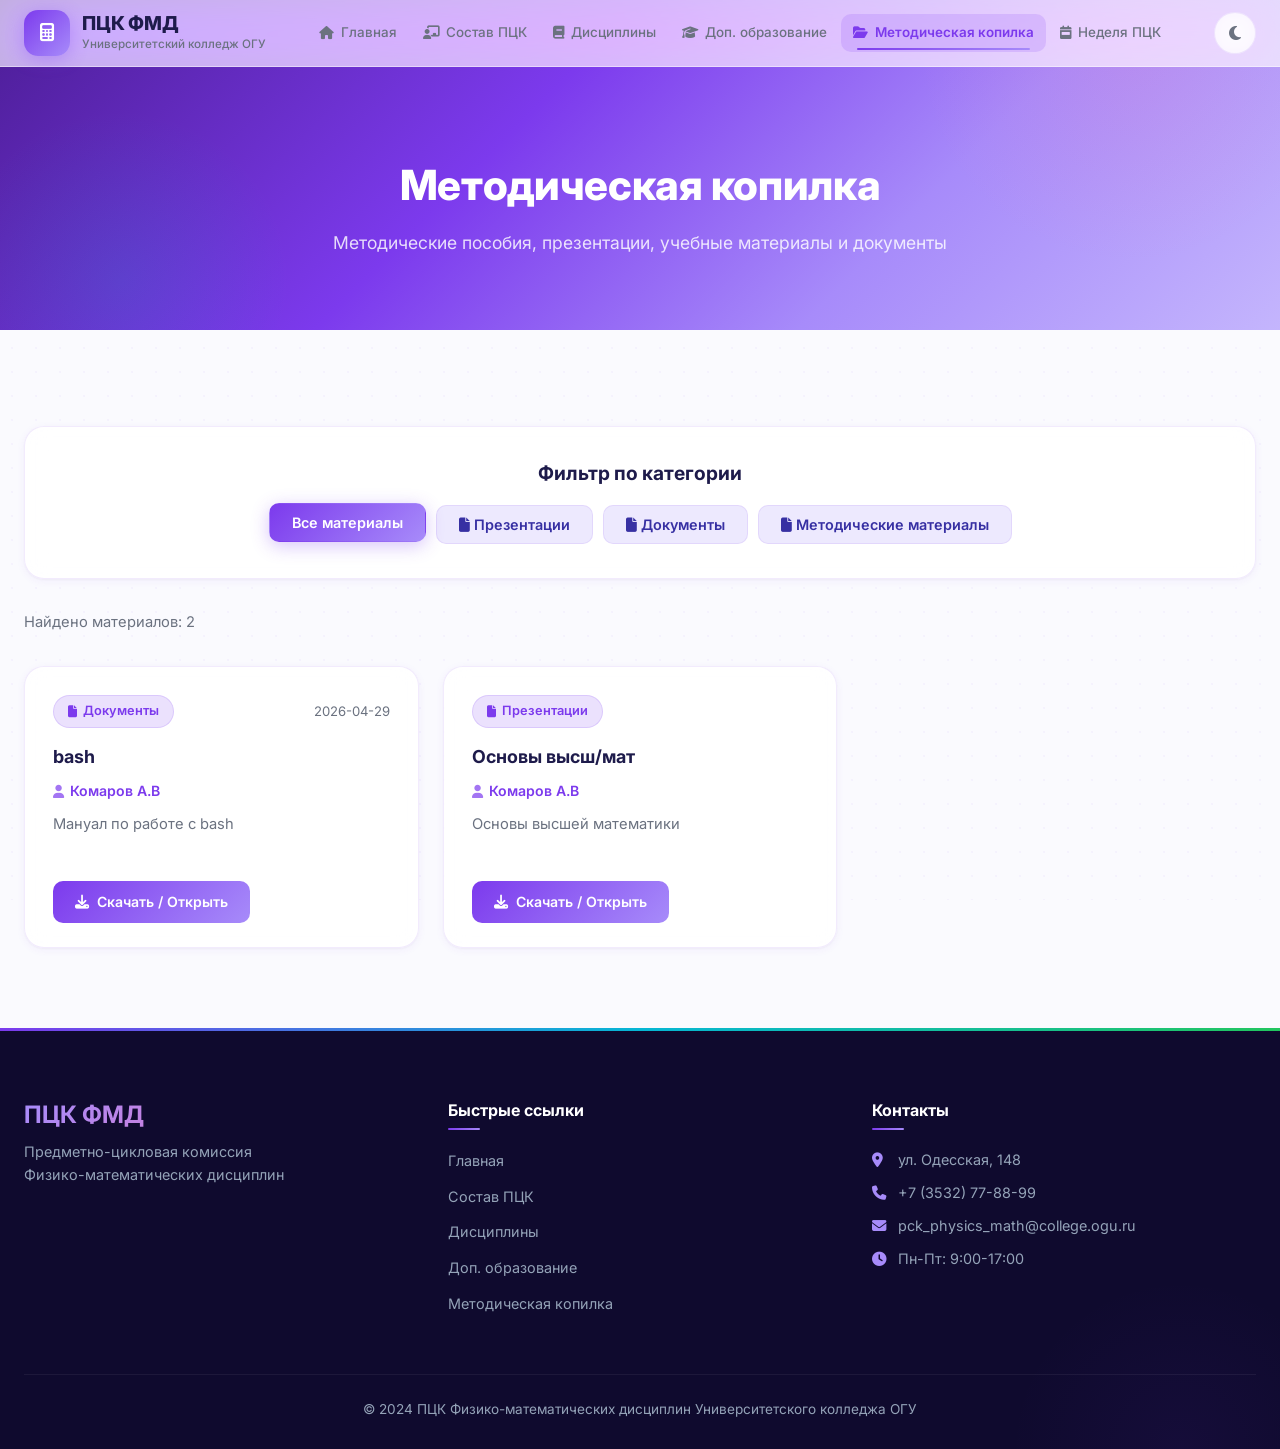
<file: materials.html>
<!DOCTYPE html>
<html lang="ru">
<head>
    <meta charset="UTF-8">
    <meta name="viewport" content="width=device-width, initial-scale=1.0">
    <title>Методическая копилка | ПЦК Физико-математических дисциплин</title>
    <link rel="icon" href="favicon.svg" type="image/svg+xml">
    <link rel="stylesheet" href="css/style.css">
    <link rel="stylesheet" href="css/responsive.css">
    <link rel="stylesheet" href="https://cdnjs.cloudflare.com/ajax/libs/font-awesome/6.4.0/css/all.min.css">
    <style>
        .materials-section { padding: 48px 0 80px; }

        .materials-grid {
            display: grid;
            grid-template-columns: repeat(auto-fill, minmax(340px, 1fr));
            gap: 24px;
            margin-top: 32px;
        }

        .material-card {
            background: var(--bg-card);
            border-radius: var(--radius);
            border: 1px solid var(--border);
            box-shadow: var(--sh-sm);
            transition: all .4s var(--ease-spring);
            backdrop-filter: blur(12px);
            position: relative;
            overflow: hidden;
            display: flex;
            flex-direction: column;
        }
        .material-card::before {
            content: '';
            position: absolute;
            top: 0; left: 0; right: 0;
            height: 3px;
            background: var(--grad-brand);
            opacity: 0;
            transition: opacity .3s var(--ease);
        }
        .material-card:hover { transform: translateY(-8px); box-shadow: var(--sh-lg); }
        .material-card:hover::before { opacity: 1; }

        .material-card-body { padding: 28px; flex: 1; display: flex; flex-direction: column; }

        .material-meta {
            display: flex;
            align-items: center;
            justify-content: space-between;
            margin-bottom: 16px;
        }
        .material-category {
            display: inline-flex;
            align-items: center;
            gap: 6px;
            padding: 5px 14px;
            border-radius: 20px;
            font-size: .8rem;
            font-weight: 600;
            background: var(--primary-glow);
            color: var(--primary);
            border: 1px solid rgba(124,58,237,.15);
        }
        .material-category i { font-size: .75rem; }
        .material-date { font-size: .82rem; color: var(--text-3); }

        .material-card-body h3 {
            font-size: 1.12rem;
            color: var(--text);
            margin-bottom: 10px;
            line-height: 1.45;
        }
        .material-author {
            font-size: .88rem;
            color: var(--primary);
            font-weight: 600;
            margin-bottom: 10px;
        }
        .material-description {
            font-size: .92rem;
            color: var(--text-3);
            line-height: 1.65;
            flex: 1;
        }

        .material-card-footer {
            padding: 16px 28px 24px;
        }
        .material-link {
            display: inline-flex;
            align-items: center;
            gap: 8px;
            padding: 10px 22px;
            background: var(--grad-brand);
            color: #fff;
            text-decoration: none;
            border-radius: var(--radius-xs);
            font-size: .88rem;
            font-weight: 600;
            transition: all .3s var(--ease-bounce);
        }
        .material-link:hover { transform: translateY(-2px); box-shadow: 0 6px 20px rgba(124,58,237,.3); }

        .materials-empty {
            text-align: center;
            padding: 80px 20px;
            color: var(--text-3);
        }
        .materials-empty i {
            font-size: 3.5rem;
            color: var(--primary-light);
            margin-bottom: 20px;
            display: block;
            opacity: .5;
        }
        .materials-empty p { font-size: 1.1rem; }

        .materials-count {
            font-size: .92rem;
            color: var(--text-3);
            margin-top: 8px;
        }

        @media (max-width: 768px) {
            .materials-grid { grid-template-columns: 1fr; }
        }
    </style>
</head>
<body>
    <header class="header">
        <div class="container">
            <div class="header-wrapper">
                <a href="index.html" class="logo">
                    <div class="logo-icon"><i class="fas fa-calculator"></i></div>
                    <div class="logo-text"><h1>ПЦК ФМД</h1><p>Университетский колледж ОГУ</p></div>
                </a>
                <nav class="nav">
                    <ul class="nav-list">
                        <li><a href="index.html"><i class="fas fa-home"></i> Главная</a></li>
                        <li><a href="staff.html"><i class="fas fa-chalkboard-teacher"></i> Состав ПЦК</a></li>
                        <li><a href="disciplines.html"><i class="fas fa-book"></i> Дисциплины</a></li>
                        <li><a href="additional-edu.html"><i class="fas fa-graduation-cap"></i> Доп. образование</a></li>
                        <li><a href="materials.html" class="active"><i class="fas fa-folder-open"></i> Методическая копилка</a></li>
                        <li><a href="week.html"><i class="fas fa-calendar-week"></i> Неделя ПЦК</a></li>
                    </ul>
                </nav>
                <div class="header-controls">
                    <button class="theme-toggle" id="themeToggle" aria-label="Переключить тему"><i class="fas fa-moon"></i></button>
                    <button class="mobile-menu-btn"><span></span><span></span><span></span></button>
                </div>
            </div>
        </div>
    </header>

    <div class="page-header">
        <h1 class="page-title">Методическая копилка</h1>
        <p class="page-subtitle">Методические пособия, презентации, учебные материалы и документы</p>
    </div>

    <main class="main-content">
        <div class="container">
            <section class="materials-section">
                <div class="filter-section">
                    <h3>Фильтр по категории</h3>
                    <div class="filter-buttons" id="filter-buttons">
                        <button class="filter-btn active" data-filter="all">Все материалы</button>
                    </div>
                </div>

                <div class="materials-count" id="materials-count"></div>
                <div class="materials-grid" id="materials-grid">
                    <div class="materials-empty">
                        <i class="fas fa-folder-open"></i>
                        <p>Загрузка материалов...</p>
                    </div>
                </div>
            </section>
        </div>
    </main>

    <footer class="footer">
        <div class="container">
            <div class="footer-grid">
                <div class="footer-col">
                    <div class="footer-logo"><h3>ПЦК ФМД</h3><p>Предметно-цикловая комиссия<br>Физико-математических дисциплин</p></div>
                </div>
                <div class="footer-col">
                    <h4>Быстрые ссылки</h4>
                    <ul class="footer-links">
                        <li><a href="index.html">Главная</a></li>
                        <li><a href="staff.html">Состав ПЦК</a></li>
                        <li><a href="disciplines.html">Дисциплины</a></li>
                        <li><a href="additional-edu.html">Доп. образование</a></li>
                        <li><a href="materials.html">Методическая копилка</a></li>
                    </ul>
                </div>
                <div class="footer-col">
                    <h4>Контакты</h4>
                    <p><i class="fas fa-map-marker-alt"></i> ул. Одесская, 148</p>
                    <p><i class="fas fa-phone"></i> +7 (3532) 77-88-99</p>
                    <p><i class="fas fa-envelope"></i> pck_physics_math@college.ogu.ru</p>
                    <p><i class="fas fa-clock"></i> Пн-Пт: 9:00-17:00</p>
                </div>
            </div>
            <div class="footer-bottom">
                <p>&copy; 2024 ПЦК Физико-математических дисциплин Университетского колледжа ОГУ</p>
            </div>
        </div>
    </footer>

    <script src="js/script.js"></script>
    <script>
    (function() {
        function esc(s) { var d = document.createElement('div'); d.textContent = s; return d.innerHTML; }

        var allMaterials = [];
        var categories = [];
        var activeFilter = 'all';

        fetch('content/materials.json?t=' + Date.now())
            .then(function(r) { return r.json(); })
            .then(function(data) {
                categories = data.categories || [];
                allMaterials = data.materials || [];
                buildFilters();
                renderMaterials();
            })
            .catch(function() {
                document.getElementById('materials-grid').innerHTML =
                    '<div class="materials-empty"><i class="fas fa-exclamation-circle"></i><p>Не удалось загрузить материалы</p></div>';
            });

        function buildFilters() {
            var container = document.getElementById('filter-buttons');
            var html = '<button class="filter-btn active" data-filter="all">Все материалы</button>';
            categories.forEach(function(c) {
                html += '<button class="filter-btn" data-filter="' + esc(c.id) + '"><i class="' + esc(c.icon) + '"></i> ' + esc(c.name) + '</button>';
            });
            container.innerHTML = html;
            container.addEventListener('click', function(e) {
                var btn = e.target.closest('.filter-btn');
                if (!btn) return;
                container.querySelectorAll('.filter-btn').forEach(function(b) { b.classList.remove('active'); });
                btn.classList.add('active');
                activeFilter = btn.dataset.filter;
                renderMaterials();
            });
        }

        function renderMaterials() {
            var grid = document.getElementById('materials-grid');
            var countEl = document.getElementById('materials-count');
            var filtered = activeFilter === 'all'
                ? allMaterials
                : allMaterials.filter(function(m) { return m.category === activeFilter; });

            if (!filtered.length) {
                grid.innerHTML = '<div class="materials-empty"><i class="fas fa-folder-open"></i><p>Материалы пока не добавлены</p></div>';
                countEl.textContent = '';
                return;
            }

            var catMap = {};
            categories.forEach(function(c) { catMap[c.id] = c; });

            var html = '';
            filtered.forEach(function(m) {
                var cat = catMap[m.category] || { name: m.category, icon: 'fas fa-file' };
                html += '<div class="material-card">' +
                    '<div class="material-card-body">' +
                    '<div class="material-meta">' +
                    '<span class="material-category"><i class="' + esc(cat.icon) + '"></i> ' + esc(cat.name) + '</span>' +
                    (m.date ? '<span class="material-date">' + esc(m.date) + '</span>' : '') +
                    '</div>' +
                    '<h3>' + esc(m.title) + '</h3>' +
                    (m.author ? '<div class="material-author"><i class="fas fa-user" style="margin-right:6px;font-size:.8rem;opacity:.7"></i>' + esc(m.author) + '</div>' : '') +
                    (m.description ? '<p class="material-description">' + esc(m.description) + '</p>' : '') +
                    '</div>' +
                    (m.file_url ? '<div class="material-card-footer"><a href="' + esc(m.file_url) + '" class="material-link" target="_blank" rel="noopener"><i class="fas fa-download"></i> Скачать / Открыть</a></div>' : '') +
                    '</div>';
            });
            grid.innerHTML = html;
            countEl.textContent = 'Найдено материалов: ' + filtered.length;
        }
    })();
    </script>
</body>
</html>
</file>
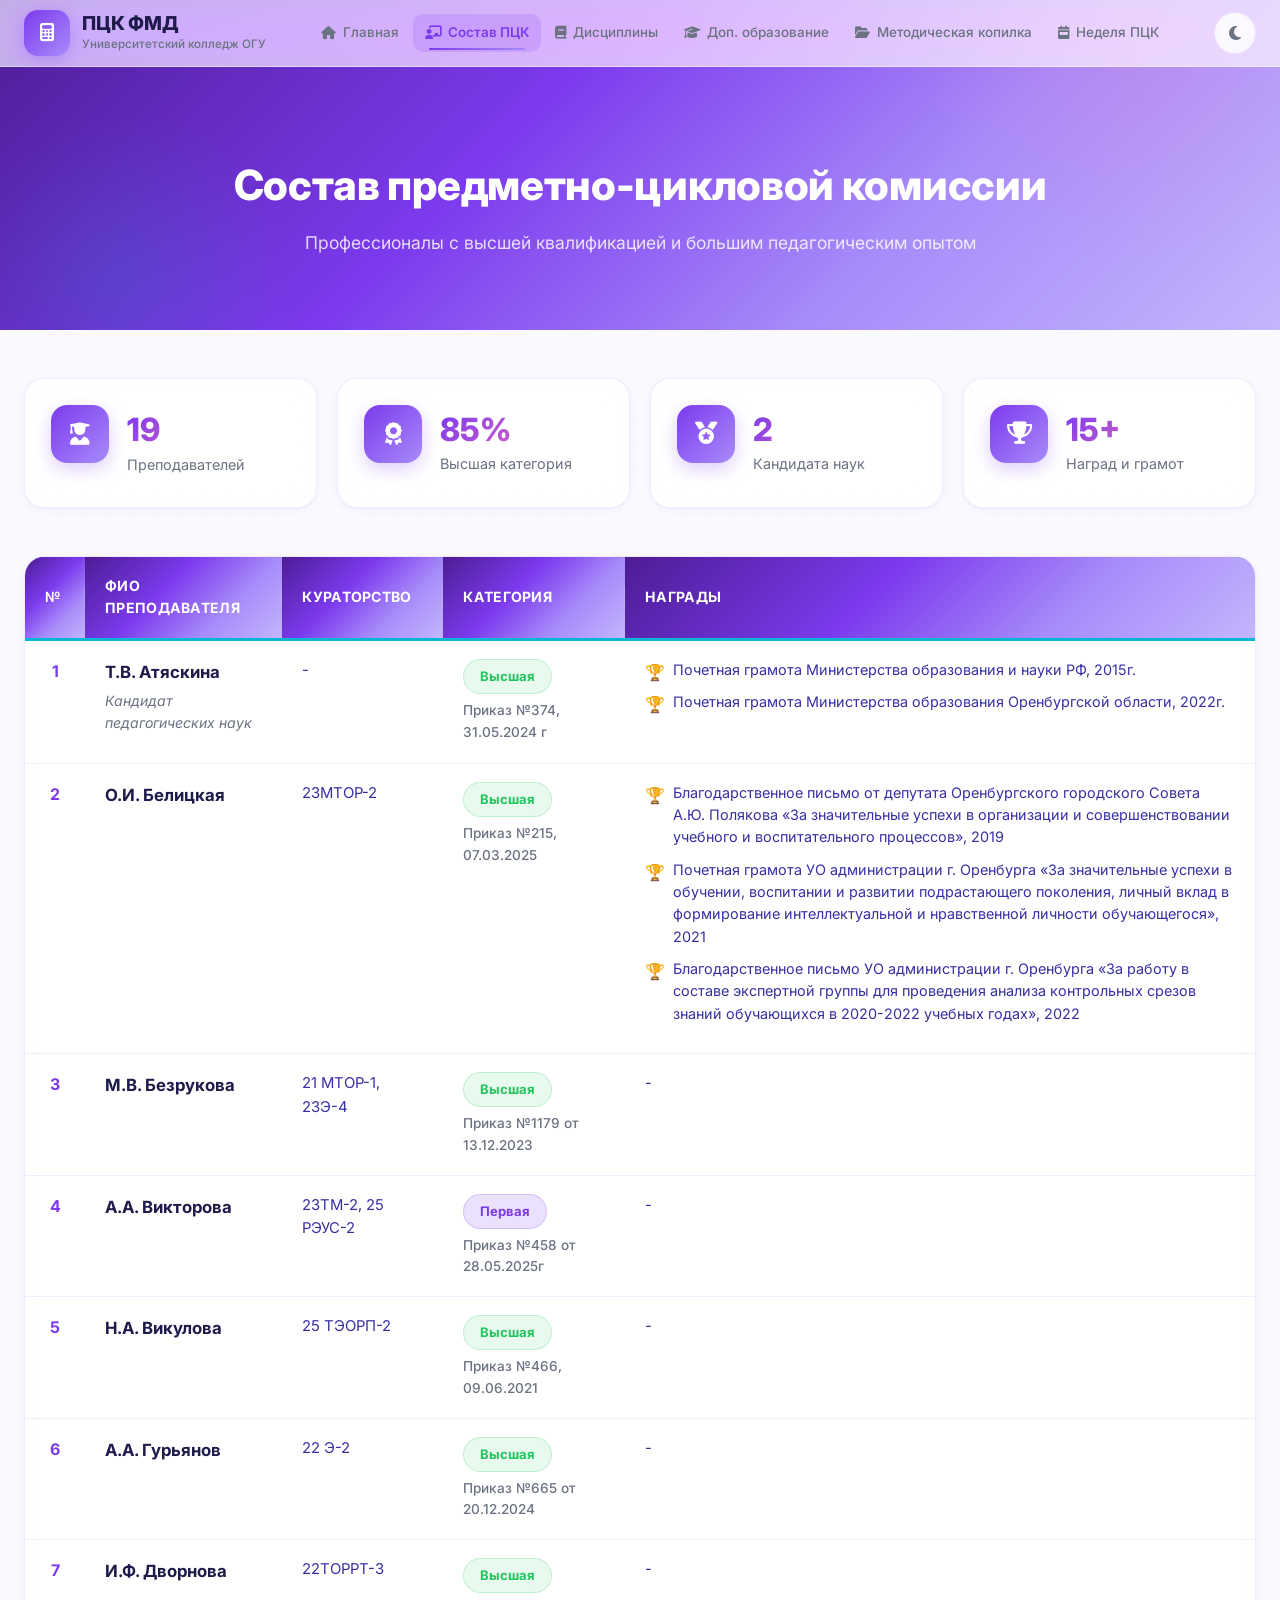
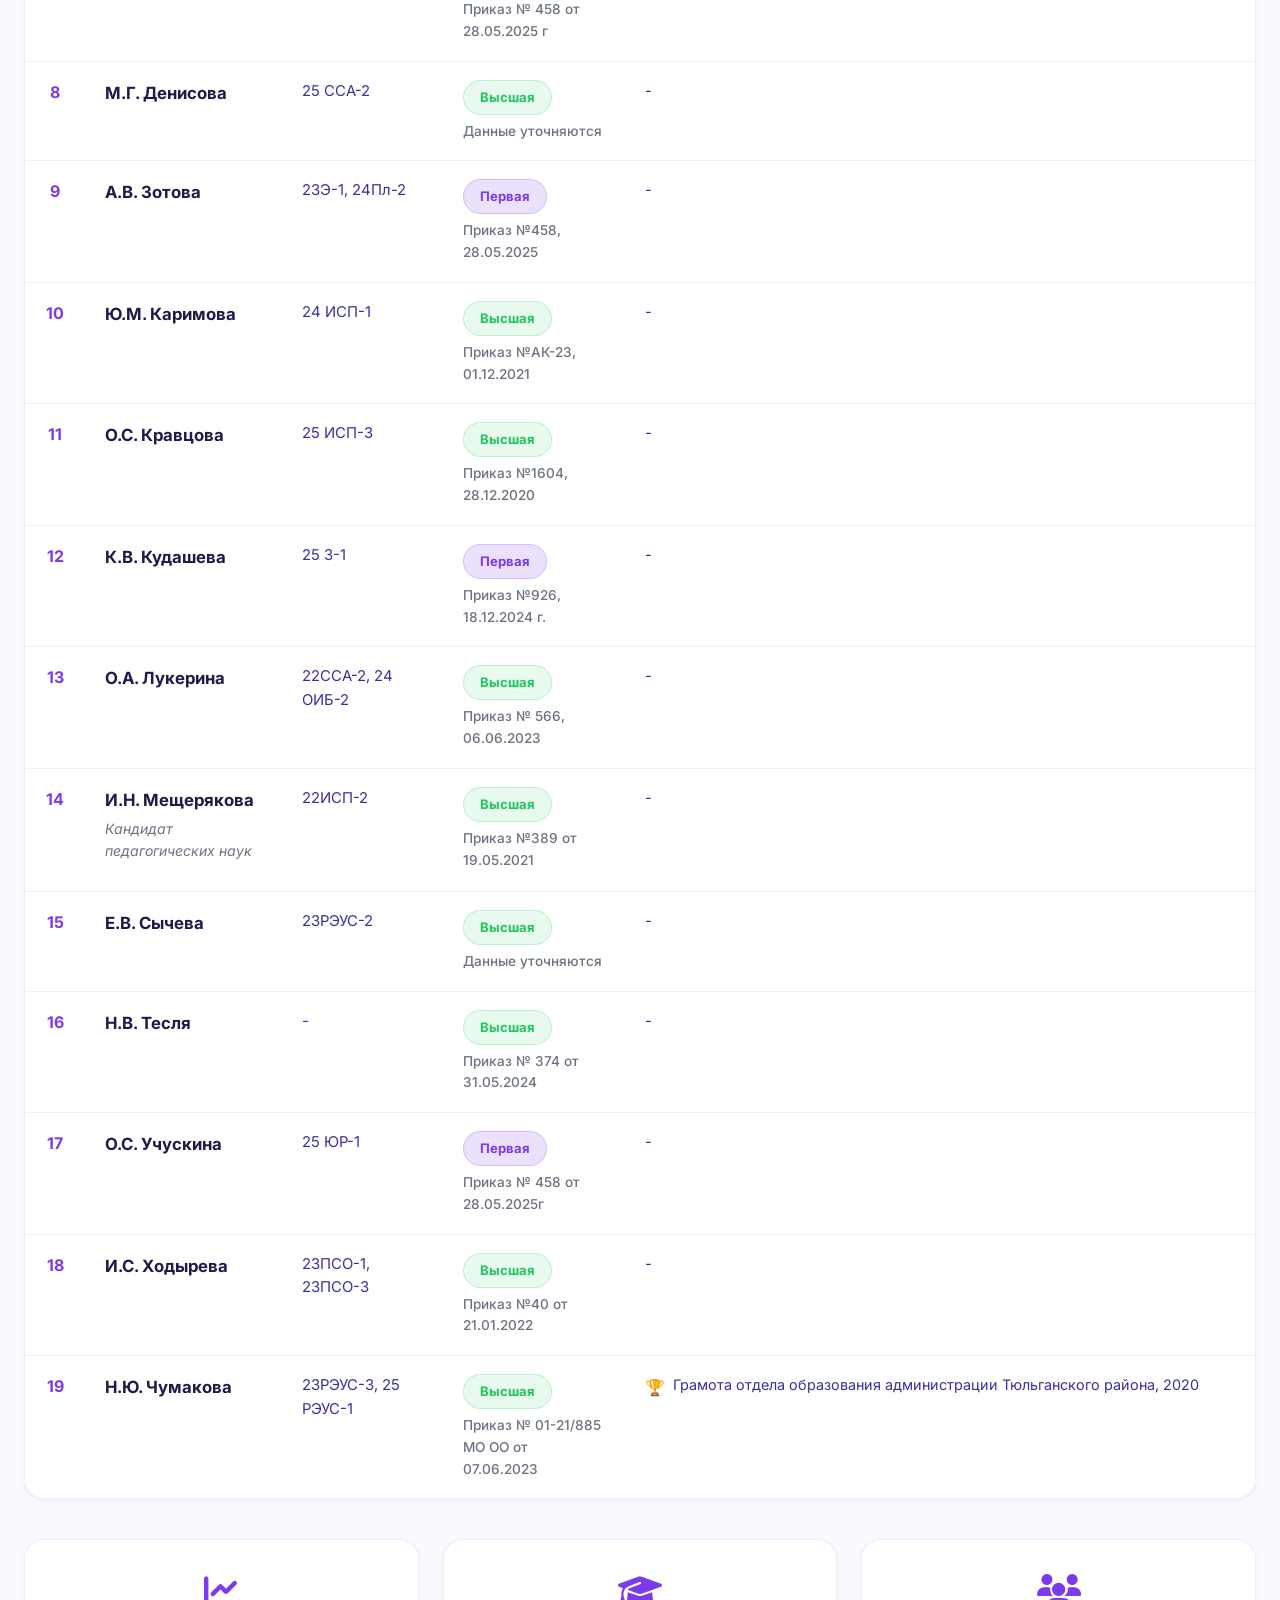
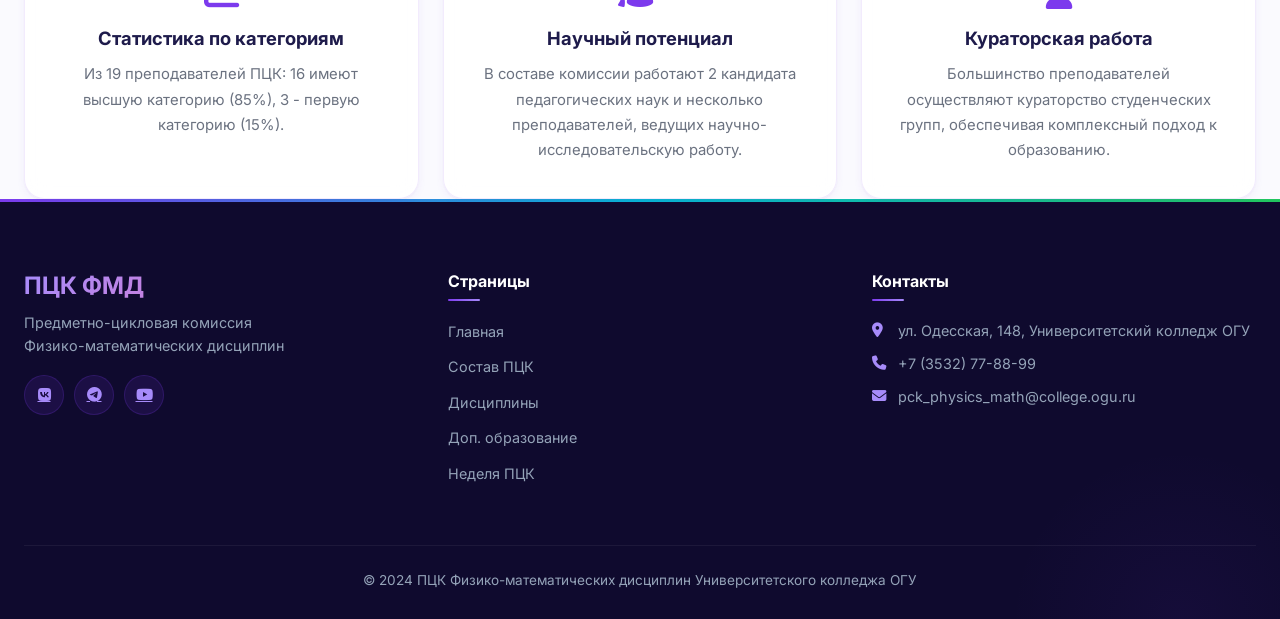
<file: staff.html>
<!DOCTYPE html>
<html lang="ru">
<head>
    <meta charset="UTF-8">
    <meta name="viewport" content="width=device-width, initial-scale=1.0">
    <title>Состав ПЦК | ПЦК Физико-математических дисциплин</title>
    <link rel="icon" href="favicon.svg" type="image/svg+xml">
    <link rel="stylesheet" href="css/style.css">
    <link rel="stylesheet" href="css/table.css">
    <link rel="stylesheet" href="css/responsive.css">
    <link rel="stylesheet" href="https://cdnjs.cloudflare.com/ajax/libs/font-awesome/6.4.0/css/all.min.css">
</head>
<body>
    <header class="header">
        <div class="container">
            <div class="header-wrapper">
                <a href="index.html" class="logo">
                    <div class="logo-icon"><i class="fas fa-calculator"></i></div>
                    <div class="logo-text"><h1>ПЦК ФМД</h1><p>Университетский колледж ОГУ</p></div>
                </a>
                <nav class="nav">
                    <ul class="nav-list">
                        <li><a href="index.html"><i class="fas fa-home"></i> Главная</a></li>
                        <li><a href="staff.html" class="active"><i class="fas fa-chalkboard-teacher"></i> Состав ПЦК</a></li>
                        <li><a href="disciplines.html"><i class="fas fa-book"></i> Дисциплины</a></li>
                        <li><a href="additional-edu.html"><i class="fas fa-graduation-cap"></i> Доп. образование</a></li>
                        <li><a href="materials.html"><i class="fas fa-folder-open"></i> Методическая копилка</a></li>
                        <li><a href="week.html"><i class="fas fa-calendar-week"></i> Неделя ПЦК</a></li>
                    </ul>
                </nav>
                <div class="header-controls">
                    <button class="theme-toggle" id="themeToggle" aria-label="Переключить тему"><i class="fas fa-moon"></i></button>
                    <button class="mobile-menu-btn"><span></span><span></span><span></span></button>
                </div>
            </div>
        </div>
    </header>

    <div class="page-header">
        <h1 class="page-title">Состав предметно-цикловой комиссии</h1>
        <p class="page-subtitle">Профессионалы с высшей квалификацией и большим педагогическим опытом</p>
    </div>

    <main class="main-content">
        <div class="container">
            <div class="quick-stats">
                <div class="stat-card animate-on-scroll">
                    <div class="stat-icon"><i class="fas fa-user-graduate"></i></div>
                    <div class="stat-info"><h3>19</h3><p>Преподавателей</p></div>
                </div>
                <div class="stat-card animate-on-scroll">
                    <div class="stat-icon"><i class="fas fa-award"></i></div>
                    <div class="stat-info"><h3>85%</h3><p>Высшая категория</p></div>
                </div>
                <div class="stat-card animate-on-scroll">
                    <div class="stat-icon"><i class="fas fa-medal"></i></div>
                    <div class="stat-info"><h3>2</h3><p>Кандидата наук</p></div>
                </div>
                <div class="stat-card animate-on-scroll">
                    <div class="stat-icon"><i class="fas fa-trophy"></i></div>
                    <div class="stat-info"><h3>15+</h3><p>Наград и грамот</p></div>
                </div>
            </div>

            <div class="table-responsive">
                <table class="data-table">
                    <thead>
                        <tr><th>№</th><th>ФИО преподавателя</th><th>Кураторство</th><th>Категория</th><th>Награды</th></tr>
                    </thead>
                    <tbody id="staff-table-body">
                        <tr><td colspan="5" style="text-align:center;padding:40px;">Загрузка данных...</td></tr>
                    </tbody>
                </table>
            </div>

            <div class="additional-info">
                <div class="info-card animate-on-scroll">
                    <i class="fas fa-chart-line"></i>
                    <h3>Статистика по категориям</h3>
                    <p>Из 19 преподавателей ПЦК: 16 имеют высшую категорию (85%), 3 - первую категорию (15%).</p>
                </div>
                <div class="info-card animate-on-scroll">
                    <i class="fas fa-graduation-cap"></i>
                    <h3>Научный потенциал</h3>
                    <p>В составе комиссии работают 2 кандидата педагогических наук и несколько преподавателей, ведущих научно-исследовательскую работу.</p>
                </div>
                <div class="info-card animate-on-scroll">
                    <i class="fas fa-users"></i>
                    <h3>Кураторская работа</h3>
                    <p>Большинство преподавателей осуществляют кураторство студенческих групп, обеспечивая комплексный подход к образованию.</p>
                </div>
            </div>
        </div>
    </main>

    <footer class="footer">
        <div class="container">
            <div class="footer-grid">
                <div class="footer-col">
                    <div class="footer-logo"><h3>ПЦК ФМД</h3><p>Предметно-цикловая комиссия<br>Физико-математических дисциплин</p></div>
                    <div class="social-links">
                        <a href="#"><i class="fab fa-vk"></i></a>
                        <a href="#"><i class="fab fa-telegram"></i></a>
                        <a href="#"><i class="fab fa-youtube"></i></a>
                    </div>
                </div>
                <div class="footer-col">
                    <h4>Страницы</h4>
                    <ul class="footer-links">
                        <li><a href="index.html">Главная</a></li>
                        <li><a href="staff.html">Состав ПЦК</a></li>
                        <li><a href="disciplines.html">Дисциплины</a></li>
                        <li><a href="additional-edu.html">Доп. образование</a></li>
                        <li><a href="week.html">Неделя ПЦК</a></li>
                    </ul>
                </div>
                <div class="footer-col">
                    <h4>Контакты</h4>
                    <p><i class="fas fa-map-marker-alt"></i> ул. Одесская, 148, Университетский колледж ОГУ</p>
                    <p><i class="fas fa-phone"></i> +7 (3532) 77-88-99</p>
                    <p><i class="fas fa-envelope"></i> pck_physics_math@college.ogu.ru</p>
                </div>
            </div>
            <div class="footer-bottom">
                <p>&copy; 2024 ПЦК Физико-математических дисциплин Университетского колледжа ОГУ</p>
            </div>
        </div>
    </footer>

    <script src="js/script.js"></script>
    <script>
        (function() {
            function escapeHtml(s) {
                var d = document.createElement('div');
                d.textContent = s;
                return d.innerHTML;
            }

            fetch('content/staff.json?t=' + Date.now()).then(function(r) { return r.json(); })
                .then(function(data) {
                    var tbody = document.getElementById('staff-table-body');
                    if (!tbody || !data.teachers) return;

                    var html = '';
                    data.teachers.forEach(function(t, i) {
                        var awardsHtml = '-';
                        if (t.awards && t.awards.length > 0) {
                            awardsHtml = '<ul class="awards-list">' +
                                t.awards.map(function(a) { return '<li>' + escapeHtml(a) + '</li>'; }).join('') +
                                '</ul>';
                        }
                        var degreeHtml = t.degree ? '<div class="teacher-degree">' + escapeHtml(t.degree) + '</div>' : '';
                        var catClass = t.category === 'high' ? 'category-high' : 'category-first';

                        html += '<tr>' +
                            '<td>' + (i + 1) + '</td>' +
                            '<td><div class="teacher-name">' + escapeHtml(t.name) + '</div>' + degreeHtml + '</td>' +
                            '<td>' + escapeHtml(t.curator) + '</td>' +
                            '<td><div class="category-badge ' + catClass + '">' + escapeHtml(t.categoryLabel) + '</div>' +
                            '<div class="category-date">' + escapeHtml(t.categoryOrder) + '</div></td>' +
                            '<td>' + awardsHtml + '</td></tr>';
                    });
                    tbody.innerHTML = html;
                })
                .catch(function() {
                    var tbody = document.getElementById('staff-table-body');
                    if (tbody) tbody.innerHTML = '<tr><td colspan="5" style="text-align:center;padding:40px;color:#ef4444;">Ошибка загрузки данных</td></tr>';
                });
        })();
    </script>
</body>
</html>
</file>
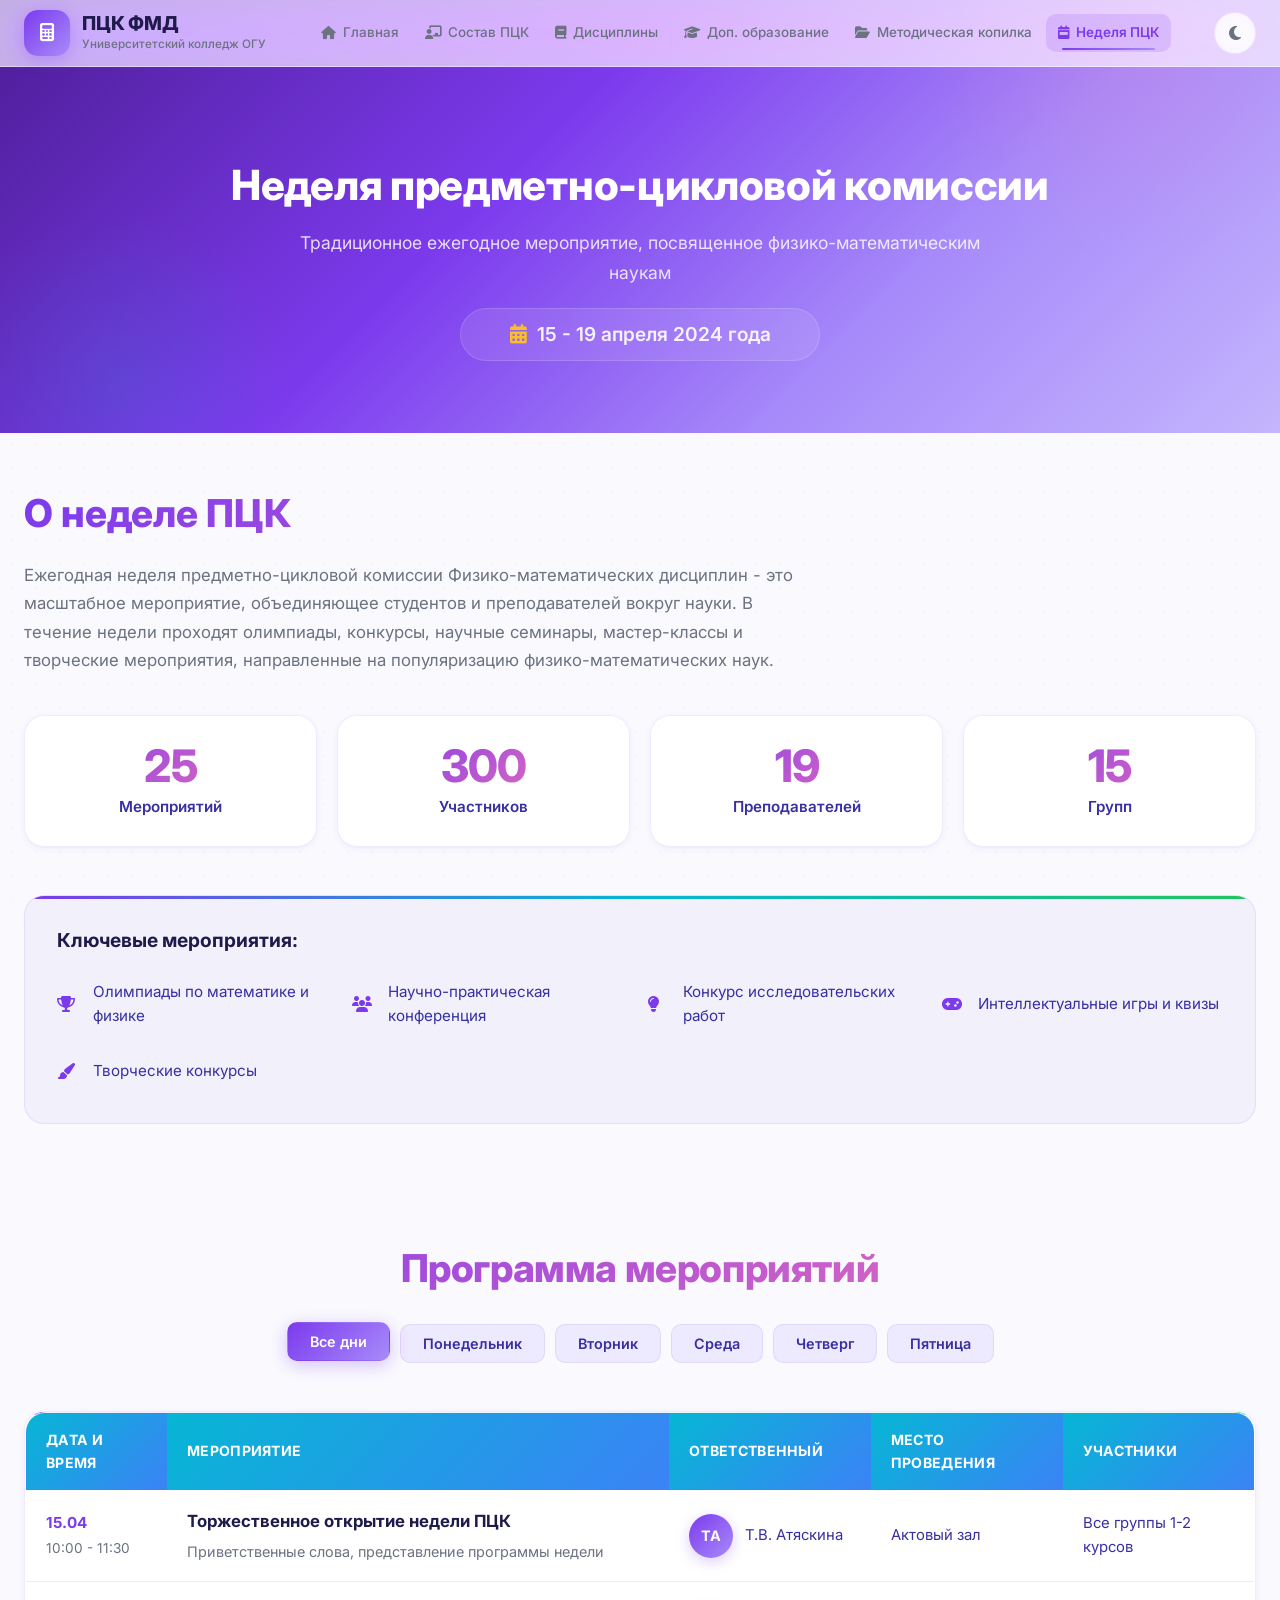
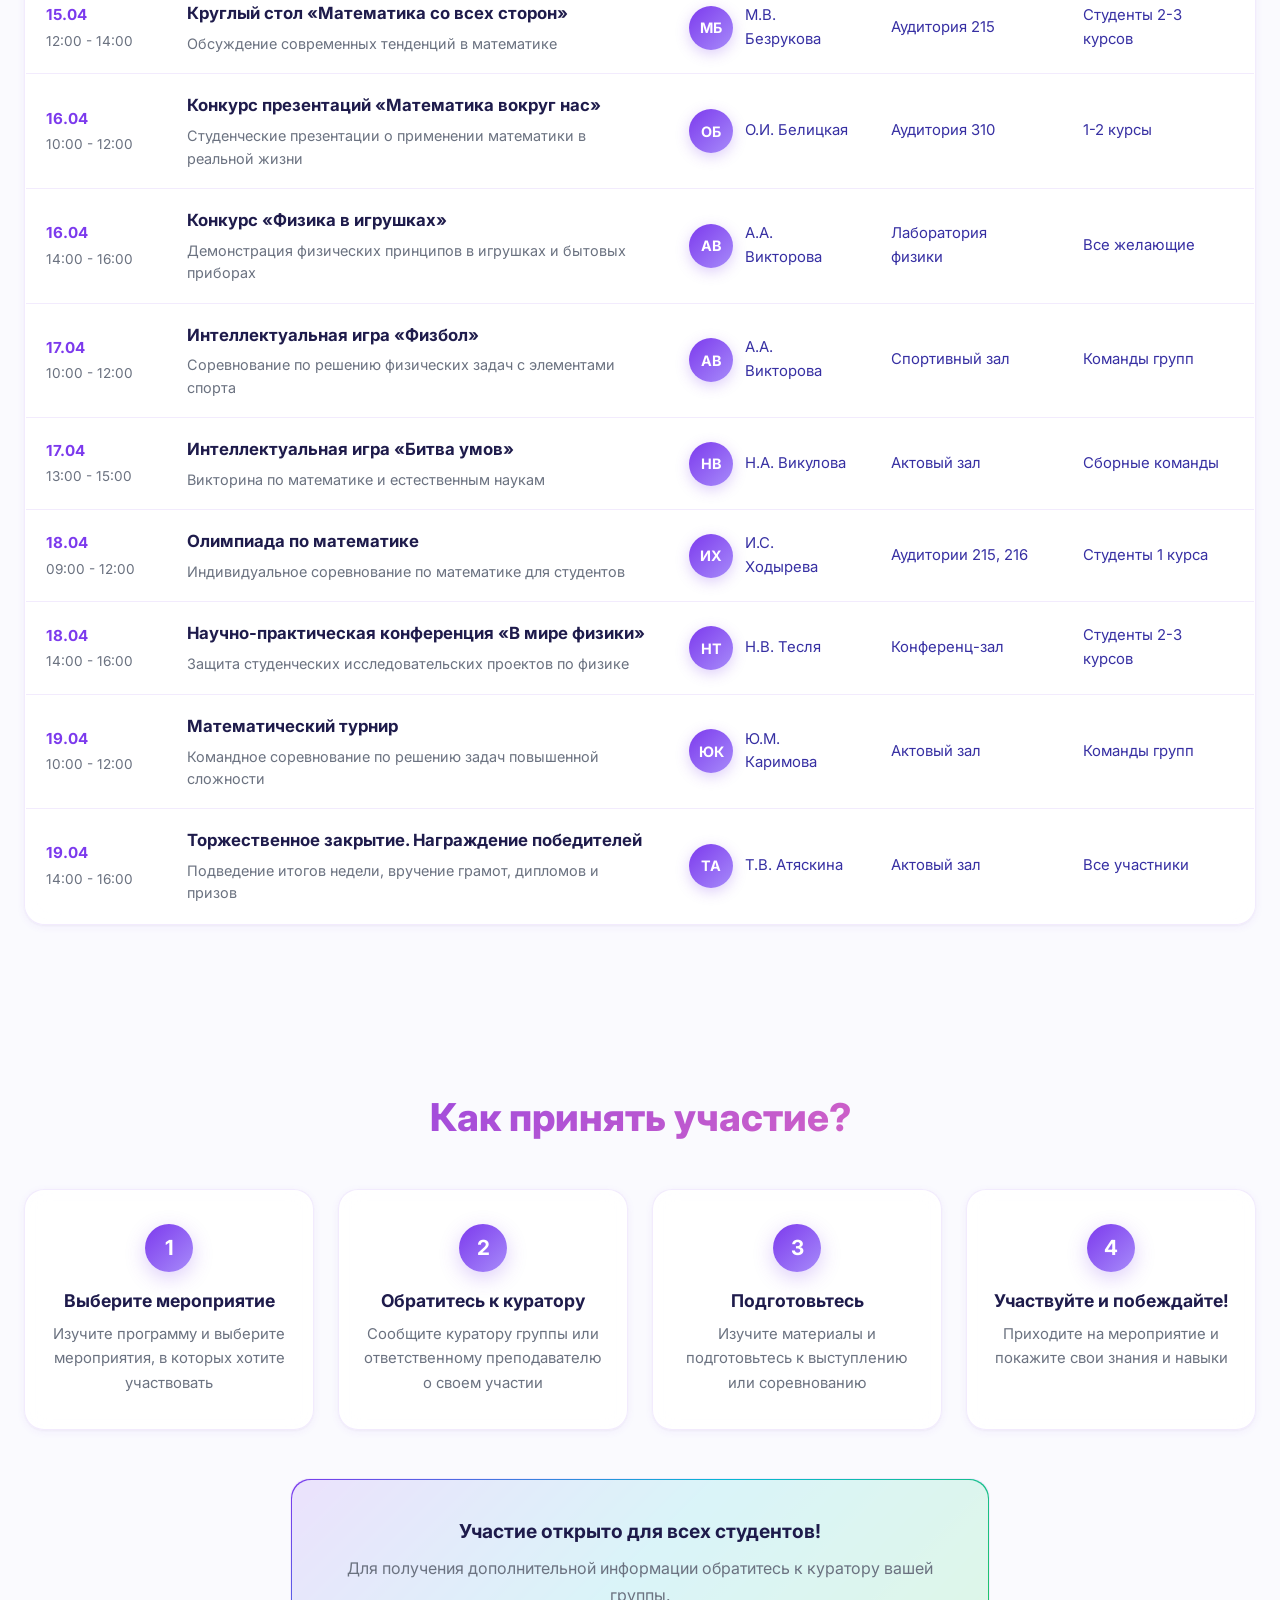
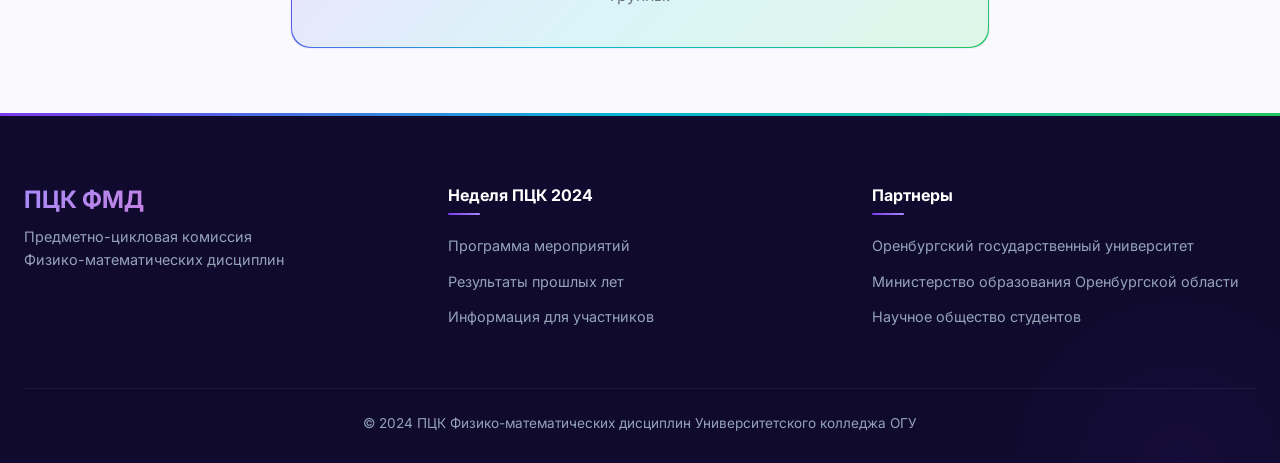
<file: week.html>
<!DOCTYPE html>
<html lang="ru">
<head>
    <meta charset="UTF-8">
    <meta name="viewport" content="width=device-width, initial-scale=1.0">
    <title>Неделя ПЦК | ПЦК Физико-математических дисциплин</title>
    <link rel="icon" href="favicon.svg" type="image/svg+xml">
    <link rel="stylesheet" href="css/style.css">
    <link rel="stylesheet" href="css/table.css">
    <link rel="stylesheet" href="css/responsive.css">
    <link rel="stylesheet" href="https://cdnjs.cloudflare.com/ajax/libs/font-awesome/6.4.0/css/all.min.css">
<style>
    .event-info { padding: 56px 0; }
    .event-description h2 { font-size: 2.4rem; color: var(--text); margin-bottom: 24px; font-weight: 800; background: linear-gradient(135deg, var(--primary), var(--accent)); -webkit-background-clip: text; -webkit-text-fill-color: transparent; background-clip: text; }
    .event-description > p { color: var(--text-3); font-size: 1.05rem; line-height: 1.7; margin-bottom: 40px; max-width: 780px; }

    .event-stats { display: grid; grid-template-columns: repeat(auto-fit, minmax(150px, 1fr)); gap: 20px; margin-top: 40px; }
    .event-stats .stat { text-align: center; padding: 28px 18px; background: var(--bg-card); border-radius: var(--radius); border: 1px solid var(--border); transition: all .4s var(--ease-spring); box-shadow: var(--sh-sm); backdrop-filter: blur(12px); position: relative; overflow: hidden; }
    .event-stats .stat::before { content: ''; position: absolute; top: 0; left: 0; right: 0; height: 3px; background: var(--grad-brand); opacity: 0; transition: opacity .3s var(--ease); }
    .event-stats .stat:hover { transform: translateY(-8px); box-shadow: var(--sh-lg); }
    .event-stats .stat:hover::before { opacity: 1; }
    .event-stats .stat-number { font-size: 2.8rem; font-weight: 800; margin-bottom: 6px; display: block; letter-spacing: -1px; background: linear-gradient(135deg, var(--primary), var(--accent)); -webkit-background-clip: text; -webkit-text-fill-color: transparent; background-clip: text; }
    .event-stats .stat-label { color: var(--text-2); font-size: .95rem; font-weight: 600; }

    .event-highlights { background: var(--bg-alt); border-radius: var(--radius); padding: 32px; margin-top: 48px; border: 1px solid var(--border); position: relative; overflow: hidden; }
    .event-highlights::before { content: ''; position: absolute; top: 0; left: 0; right: 0; height: 3px; background: var(--grad-aurora); }
    .event-highlights h3 { color: var(--text); margin-bottom: 20px; font-size: 1.2rem; }
    .highlights-list { list-style: none; padding: 0; margin: 0; display: grid; grid-template-columns: repeat(auto-fit, minmax(250px, 1fr)); gap: 14px; }
    .highlights-list li { display: flex; align-items: center; gap: 12px; color: var(--text-2); font-size: .95rem; padding: 8px 0; transition: transform .2s var(--ease); }
    .highlights-list li:hover { transform: translateX(4px); }
    .highlights-list li i { color: var(--primary); font-size: 1rem; width: 24px; flex-shrink: 0; }

    .program-section { padding: 64px 0; }
    .program-filters { display: flex; gap: 10px; flex-wrap: wrap; justify-content: center; margin: 32px 0 48px; }

    .participation-section { padding: 64px 0; }
    .participation-info h2 { font-size: 2.4rem; margin-bottom: 48px; text-align: center; font-weight: 800; background: linear-gradient(135deg, var(--primary), var(--accent)); -webkit-background-clip: text; -webkit-text-fill-color: transparent; background-clip: text; }
    .participation-steps { display: grid; grid-template-columns: repeat(auto-fit, minmax(230px, 1fr)); gap: 24px; margin-bottom: 48px; }
    .step { text-align: center; padding: 34px 24px; background: var(--bg-card); border-radius: var(--radius); border: 1px solid var(--border); transition: all .4s var(--ease-spring); box-shadow: var(--sh-sm); backdrop-filter: blur(12px); position: relative; overflow: hidden; }
    .step::before { content: ''; position: absolute; top: 0; left: 0; right: 0; height: 3px; background: var(--grad-brand); opacity: 0; transition: opacity .3s var(--ease); }
    .step:hover { transform: translateY(-8px); box-shadow: var(--sh-lg); }
    .step:hover::before { opacity: 1; }
    .step-number { width: 48px; height: 48px; background: var(--grad-brand); color: #fff; border-radius: 50%; display: flex; align-items: center; justify-content: center; font-size: 1.3rem; font-weight: 700; margin: 0 auto 18px; box-shadow: 0 6px 20px rgba(124,58,237,.25); transition: transform .4s var(--ease-bounce); }
    .step:hover .step-number { transform: scale(1.1) rotate(-5deg); }
    .step h3 { color: var(--text); margin-bottom: 10px; font-size: 1.1rem; }
    .step p { color: var(--text-3); line-height: 1.65; margin: 0; font-size: .93rem; }

    .registration-cta { background: var(--bg-card); border-radius: var(--radius); padding: 40px; text-align: center; border: 1px solid var(--border); max-width: 700px; margin: 0 auto; backdrop-filter: blur(12px); position: relative; overflow: hidden; }
    .registration-cta::before { content: ''; position: absolute; inset: -1px; border-radius: var(--radius); background: var(--grad-aurora); z-index: -1; }
    .registration-cta::after { content: ''; position: absolute; inset: 1px; border-radius: calc(var(--radius) - 1px); background: var(--bg-card); z-index: -1; }
    .registration-cta h3 { color: var(--text); margin-bottom: 12px; font-size: 1.2rem; }
    .registration-cta p { color: var(--text-3); font-size: 1rem; line-height: 1.65; margin: 0; }

    .page-header .event-date-main { display: flex; align-items: center; justify-content: center; gap: 10px; font-size: 1.2rem; color: rgba(255,255,255,.9); margin-top: 20px; font-weight: 600; background: rgba(255,255,255,.1); padding: 10px 24px; border-radius: 40px; backdrop-filter: blur(12px); border: 1px solid rgba(255,255,255,.15); max-width: 360px; margin-left: auto; margin-right: auto; position: relative; z-index: 1; }
    .page-header .event-date-main i { color: #fbbf24; }

    @media (max-width: 768px) {
        .event-stats { grid-template-columns: repeat(2, 1fr); }
        .highlights-list { grid-template-columns: 1fr; }
        .participation-steps { grid-template-columns: repeat(2, 1fr); }
    }
    @media (max-width: 576px) {
        .event-stats, .participation-steps { grid-template-columns: 1fr; }
    }
</style>
</head>
<body>
    <header class="header">
        <div class="container">
            <div class="header-wrapper">
                <a href="index.html" class="logo">
                    <div class="logo-icon"><i class="fas fa-calculator"></i></div>
                    <div class="logo-text"><h1>ПЦК ФМД</h1><p>Университетский колледж ОГУ</p></div>
                </a>
                <nav class="nav">
                    <ul class="nav-list">
                        <li><a href="index.html"><i class="fas fa-home"></i> Главная</a></li>
                        <li><a href="staff.html"><i class="fas fa-chalkboard-teacher"></i> Состав ПЦК</a></li>
                        <li><a href="disciplines.html"><i class="fas fa-book"></i> Дисциплины</a></li>
                        <li><a href="additional-edu.html"><i class="fas fa-graduation-cap"></i> Доп. образование</a></li>
                        <li><a href="materials.html"><i class="fas fa-folder-open"></i> Методическая копилка</a></li>
                        <li><a href="week.html" class="active"><i class="fas fa-calendar-week"></i> Неделя ПЦК</a></li>
                    </ul>
                </nav>
                <div class="header-controls">
                    <button class="theme-toggle" id="themeToggle" aria-label="Переключить тему"><i class="fas fa-moon"></i></button>
                    <button class="mobile-menu-btn"><span></span><span></span><span></span></button>
                </div>
            </div>
        </div>
    </header>

    <div class="page-header">
        <h1 class="page-title">Неделя предметно-цикловой комиссии</h1>
        <p class="page-subtitle">Традиционное ежегодное мероприятие, посвященное физико-математическим наукам</p>
        <div class="event-date-main"><i class="fas fa-calendar-alt"></i><span>15 - 19 апреля 2024 года</span></div>
    </div>

    <main class="main-content">
        <div class="container">
            <div class="event-info">
                <div class="event-description">
                    <h2>О неделе ПЦК</h2>
                    <p id="week-description">Загрузка...</p>
                    <div class="event-stats" id="week-stats"></div>
                </div>
                <div class="event-highlights">
                    <h3>Ключевые мероприятия:</h3>
                    <ul class="highlights-list" id="week-highlights"></ul>
                </div>
            </div>

            <div class="program-section">
                <h2 class="section-title">Программа мероприятий</h2>
                <div class="program-filters">
                    <button class="filter-btn active" data-day="all">Все дни</button>
                    <button class="filter-btn" data-day="mon">Понедельник</button>
                    <button class="filter-btn" data-day="tue">Вторник</button>
                    <button class="filter-btn" data-day="wed">Среда</button>
                    <button class="filter-btn" data-day="thu">Четверг</button>
                    <button class="filter-btn" data-day="fri">Пятница</button>
                </div>
                <div class="table-responsive">
                    <table class="events-table">
                        <thead><tr><th>Дата и время</th><th>Мероприятие</th><th>Ответственный</th><th>Место проведения</th><th>Участники</th></tr></thead>
                        <tbody id="week-events-body">
                            <tr><td colspan="5" style="text-align:center;padding:40px;">Загрузка данных...</td></tr>
                        </tbody>
                    </table>
                </div>
            </div>

            <div class="participation-section">
                <div class="participation-info">
                    <h2>Как принять участие?</h2>
                    <div class="participation-steps">
                        <div class="step animate-on-scroll"><div class="step-number">1</div><h3>Выберите мероприятие</h3><p>Изучите программу и выберите мероприятия, в которых хотите участвовать</p></div>
                        <div class="step animate-on-scroll"><div class="step-number">2</div><h3>Обратитесь к куратору</h3><p>Сообщите куратору группы или ответственному преподавателю о своем участии</p></div>
                        <div class="step animate-on-scroll"><div class="step-number">3</div><h3>Подготовьтесь</h3><p>Изучите материалы и подготовьтесь к выступлению или соревнованию</p></div>
                        <div class="step animate-on-scroll"><div class="step-number">4</div><h3>Участвуйте и побеждайте!</h3><p>Приходите на мероприятие и покажите свои знания и навыки</p></div>
                    </div>
                    <div class="registration-cta animate-on-scroll">
                        <h3>Участие открыто для всех студентов!</h3>
                        <p>Для получения дополнительной информации обратитесь к куратору вашей группы.</p>
                    </div>
                </div>
            </div>
        </div>
    </main>

    <footer class="footer">
        <div class="container">
            <div class="footer-grid">
                <div class="footer-col"><div class="footer-logo"><h3>ПЦК ФМД</h3><p>Предметно-цикловая комиссия<br>Физико-математических дисциплин</p></div></div>
                <div class="footer-col"><h4>Неделя ПЦК 2024</h4><ul class="footer-links"><li><a href="#">Программа мероприятий</a></li><li><a href="#">Результаты прошлых лет</a></li><li><a href="#">Информация для участников</a></li></ul></div>
                <div class="footer-col"><h4>Партнеры</h4><ul class="footer-links"><li><a href="#">Оренбургский государственный университет</a></li><li><a href="#">Министерство образования Оренбургской области</a></li><li><a href="#">Научное общество студентов</a></li></ul></div>
            </div>
            <div class="footer-bottom"><p>&copy; 2024 ПЦК Физико-математических дисциплин Университетского колледжа ОГУ</p></div>
        </div>
    </footer>

    <script src="js/script.js"></script>
    <script>
        (function() {
            function escapeHtml(s) { var d = document.createElement('div'); d.textContent = s; return d.innerHTML; }
            var highlightIcons = ['fas fa-trophy','fas fa-users','fas fa-lightbulb','fas fa-gamepad','fas fa-paint-brush','fas fa-star','fas fa-medal','fas fa-flag'];

            fetch('content/week.json?t=' + Date.now()).then(function(r) { return r.json(); })
                .then(function(data) {
                    var dateEl = document.querySelector('.event-date-main span');
                    if (dateEl && data.dateRange) dateEl.textContent = data.dateRange;

                    var descEl = document.getElementById('week-description');
                    if (descEl && data.description) descEl.textContent = data.description;

                    var statsEl = document.getElementById('week-stats');
                    if (statsEl && data.stats) {
                        var sm = [{key:'events',label:'Мероприятий'},{key:'participants',label:'Участников'},{key:'teachers',label:'Преподавателей'},{key:'groups',label:'Групп'}];
                        statsEl.innerHTML = sm.map(function(s) {
                            return '<div class="stat"><div class="stat-number" data-count="'+(data.stats[s.key]||0)+'">0</div><div class="stat-label">'+s.label+'</div></div>';
                        }).join('');
                    }

                    var hlEl = document.getElementById('week-highlights');
                    if (hlEl && data.highlights) {
                        hlEl.innerHTML = data.highlights.map(function(h, i) {
                            return '<li><i class="'+(highlightIcons[i]||'fas fa-star')+'"></i> '+escapeHtml(h)+'</li>';
                        }).join('');
                    }

                    var tbody = document.getElementById('week-events-body');
                    if (tbody && data.events) {
                        tbody.innerHTML = data.events.map(function(ev) {
                            return '<tr data-day="'+escapeHtml(ev.day)+'">' +
                                '<td><div class="event-time"><div class="event-date">'+escapeHtml(ev.date)+'</div><div class="event-hour">'+escapeHtml(ev.time)+'</div></div></td>' +
                                '<td><div class="event-name">'+escapeHtml(ev.name)+'</div><div class="event-description">'+escapeHtml(ev.description)+'</div></td>' +
                                '<td><div class="event-responsible"><div class="responsible-avatar">'+escapeHtml(ev.initials)+'</div><span>'+escapeHtml(ev.responsible)+'</span></div></td>' +
                                '<td>'+escapeHtml(ev.location)+'</td><td>'+escapeHtml(ev.participants)+'</td></tr>';
                        }).join('');
                    }
                    initFilters();
                    if (typeof IntersectionObserver !== 'undefined') {
                        var obs = new IntersectionObserver(function(entries) {
                            entries.forEach(function(entry) {
                                if (entry.isIntersecting) {
                                    var el = entry.target, count = parseInt(el.dataset.count);
                                    if (!el.classList.contains('counted') && count) {
                                        var start = null;
                                        function step(ts) { if (!start) start = ts; var p = Math.min((ts-start)/1200,1); el.textContent = Math.floor(p*count); if (p<1) requestAnimationFrame(step); }
                                        requestAnimationFrame(step);
                                        el.classList.add('counted');
                                    }
                                }
                            });
                        }, {threshold:.3});
                        document.querySelectorAll('#week-stats .stat-number[data-count]').forEach(function(el) { obs.observe(el); });
                    }
                })
                .catch(function() {
                    var tbody = document.getElementById('week-events-body');
                    if (tbody) tbody.innerHTML = '<tr><td colspan="5" style="text-align:center;padding:40px;color:#ef4444;">Ошибка загрузки данных</td></tr>';
                });

            function initFilters() {
                document.querySelectorAll('.program-filters .filter-btn').forEach(function(btn) {
                    btn.addEventListener('click', function() {
                        document.querySelectorAll('.program-filters .filter-btn').forEach(function(b) { b.classList.remove('active'); });
                        this.classList.add('active');
                        var day = this.dataset.day;
                        document.querySelectorAll('.events-table tbody tr').forEach(function(row) {
                            row.style.display = (day === 'all' || row.dataset.day === day) ? 'table-row' : 'none';
                        });
                    });
                });
            }
        })();
    </script>
</body>
</html>
</file>
<file: css/style.css>
/* ================================================
   ПЦК ФМД — Premium Design System v2
   Glassmorphism, animated gradients, glow effects
   ================================================ */

@import url('https://fonts.googleapis.com/css2?family=Inter:wght@300;400;500;600;700;800;900&display=swap');

*, *::before, *::after { margin: 0; padding: 0; box-sizing: border-box; }

/* ========== DESIGN TOKENS ========== */
:root {
    /* Brand */
    --primary: #7c3aed;
    --primary-light: #a78bfa;
    --primary-dark: #6d28d9;
    --primary-glow: rgba(124,58,237,.15);
    --secondary: #06b6d4;
    --secondary-dark: #0891b2;
    --accent: #f472b6;
    --accent-glow: rgba(244,114,182,.15);
    --success: #22c55e;
    --warning: #f59e0b;
    --danger: #ef4444;

    /* Surfaces */
    --bg: #fafafe;
    --bg-alt: #f1f0fb;
    --bg-card: rgba(255,255,255,.85);
    --bg-code: #f1f5f9;
    --surface: #ede9fe;
    --glass: rgba(255,255,255,.65);
    --glass-border: rgba(255,255,255,.45);

    /* Text */
    --text: #1e1b4b;
    --text-2: #3730a3;
    --text-3: #6b7280;
    --text-inv: #f8fafc;

    /* Borders */
    --border: rgba(124,58,237,.1);
    --border-2: rgba(124,58,237,.18);

    /* Gradients */
    --grad-hero: linear-gradient(135deg, #4c1d95 0%, #7c3aed 40%, #a78bfa 70%, #c4b5fd 100%);
    --grad-brand: linear-gradient(135deg, #7c3aed, #a78bfa);
    --grad-hot: linear-gradient(135deg, #ec4899, #f97316);
    --grad-ocean: linear-gradient(135deg, #06b6d4, #3b82f6);
    --grad-aurora: linear-gradient(135deg, #7c3aed 0%, #06b6d4 50%, #22c55e 100%);
    --grad-mission: linear-gradient(135deg, #1e1b4b 0%, #4c1d95 40%, #7c3aed 100%);
    --grad-card-border: linear-gradient(135deg, var(--primary), var(--accent), var(--secondary));

    /* Shadows */
    --sh-xs: 0 1px 2px rgba(124,58,237,.04);
    --sh-sm: 0 2px 8px rgba(124,58,237,.06), 0 1px 3px rgba(0,0,0,.04);
    --sh-md: 0 8px 24px rgba(124,58,237,.1);
    --sh-lg: 0 16px 48px rgba(124,58,237,.14);
    --sh-xl: 0 24px 64px rgba(124,58,237,.18);
    --sh-glow: 0 0 30px rgba(124,58,237,.2), 0 0 60px rgba(124,58,237,.08);
    --sh-glow-accent: 0 0 30px rgba(244,114,182,.15);

    /* Misc */
    --radius: 20px;
    --radius-sm: 14px;
    --radius-xs: 10px;
    --ease: cubic-bezier(.4, 0, .2, 1);
    --ease-spring: cubic-bezier(.16, 1, .3, 1);
    --ease-bounce: cubic-bezier(.34, 1.56, .64, 1);
    --font: 'Inter', -apple-system, BlinkMacSystemFont, sans-serif;

    /* Footer */
    --footer-bg: #0f0a2e;
    --footer-text: #e2e8f0;
    --footer-muted: #94a3b8;
}

/* ========== DARK THEME ========== */
[data-theme="dark"] {
    --bg: #0a0a1a;
    --bg-alt: #0e0e24;
    --bg-card: rgba(18,18,52,.85);
    --bg-code: #18183a;
    --surface: #14142e;
    --glass: rgba(18,18,52,.7);
    --glass-border: rgba(124,58,237,.2);

    --text: #eef0ff;
    --text-2: #c4b5fd;
    --text-3: #7b7fa8;

    --border: rgba(124,58,237,.12);
    --border-2: rgba(124,58,237,.22);

    --sh-xs: 0 1px 2px rgba(0,0,0,.3);
    --sh-sm: 0 2px 8px rgba(0,0,0,.25);
    --sh-md: 0 8px 24px rgba(0,0,0,.35);
    --sh-lg: 0 16px 48px rgba(0,0,0,.4);
    --sh-xl: 0 24px 64px rgba(0,0,0,.5);
    --sh-glow: 0 0 40px rgba(124,58,237,.25), 0 0 80px rgba(124,58,237,.1);

    --footer-bg: #050510;
    --footer-text: #d1d5e8;
    --footer-muted: #6b6e94;
}

/* ========== BASE ========== */
html { scroll-behavior: smooth; overflow-x: hidden; }

body {
    font-family: var(--font);
    line-height: 1.6;
    color: var(--text);
    background: var(--bg);
    overflow-x: hidden;
    -webkit-font-smoothing: antialiased;
    -moz-osx-font-smoothing: grayscale;
    transition: background .4s var(--ease), color .4s var(--ease);
}

/* Subtle dot pattern on body */
body::before {
    content: '';
    position: fixed;
    inset: 0;
    background-image: radial-gradient(rgba(124,58,237,.04) 1px, transparent 1px);
    background-size: 24px 24px;
    pointer-events: none;
    z-index: 0;
}
[data-theme="dark"] body::before {
    background-image: radial-gradient(rgba(124,58,237,.06) 1px, transparent 1px);
}

::selection { background: var(--primary); color: #fff; }

.container { width: 100%; max-width: 1280px; margin: 0 auto; padding: 0 24px; position: relative; z-index: 1; }

/* ========== TYPOGRAPHY ========== */
h1, h2, h3, h4, h5, h6 { font-weight: 700; line-height: 1.25; }
h1 { font-size: 3rem; }
h2 { font-size: 2.2rem; }
h3 { font-size: 1.35rem; }

.section-title {
    font-size: 2.4rem;
    font-weight: 800;
    text-align: center;
    margin-bottom: 12px;
    letter-spacing: -.4px;
    color: var(--text);
    background: linear-gradient(135deg, var(--primary), var(--accent));
    -webkit-background-clip: text;
    -webkit-text-fill-color: transparent;
    background-clip: text;
}
.section-subtitle {
    text-align: center;
    color: var(--text-3);
    font-size: 1.05rem;
    max-width: 700px;
    margin: 0 auto 3rem;
    line-height: 1.7;
}

/* ========== ANIMATIONS ========== */
@keyframes fadeInUp {
    from { opacity: 0; transform: translateY(28px); }
    to { opacity: 1; transform: translateY(0); }
}
@keyframes float {
    0%, 100% { transform: translateY(0) rotate(0deg); }
    33% { transform: translateY(-10px) rotate(2deg); }
    66% { transform: translateY(-6px) rotate(-1deg); }
}
@keyframes gradientShift {
    0% { background-position: 0% 50%; }
    50% { background-position: 100% 50%; }
    100% { background-position: 0% 50%; }
}
@keyframes pulse { 0%, 100% { opacity: 1; } 50% { opacity: .6; } }
@keyframes spin { to { transform: rotate(360deg); } }
@keyframes glow {
    0%, 100% { box-shadow: 0 0 20px rgba(124,58,237,.15); }
    50% { box-shadow: 0 0 40px rgba(124,58,237,.3), 0 0 60px rgba(124,58,237,.1); }
}
@keyframes borderRotate {
    to { --border-angle: 360deg; }
}
@keyframes orbFloat {
    0%, 100% { transform: translate(0, 0) scale(1); }
    25% { transform: translate(30px, -20px) scale(1.1); }
    50% { transform: translate(-10px, -35px) scale(.95); }
    75% { transform: translate(-25px, 10px) scale(1.05); }
}

.animate-on-scroll {
    opacity: 0;
    transform: translateY(24px);
    transition: opacity .7s var(--ease-spring), transform .7s var(--ease-spring);
}
.animate-on-scroll.animated { opacity: 1; transform: translateY(0); }

/* ========== BUTTONS ========== */
.btn {
    display: inline-flex;
    align-items: center;
    justify-content: center;
    padding: 13px 28px;
    font-size: .92rem;
    font-weight: 600;
    font-family: var(--font);
    text-decoration: none;
    border-radius: var(--radius-sm);
    border: none;
    cursor: pointer;
    gap: 8px;
    transition: all .3s var(--ease-bounce);
    position: relative;
    overflow: hidden;
}
.btn::after {
    content: '';
    position: absolute;
    inset: 0;
    background: linear-gradient(135deg, transparent 40%, rgba(255,255,255,.15) 50%, transparent 60%);
    background-size: 250% 100%;
    transition: background-position .5s var(--ease);
}
.btn:hover::after { background-position: 100% 0; }
.btn:hover { transform: translateY(-3px); }
.btn:active { transform: scale(.97); }

.btn-primary {
    background: #fff;
    color: var(--primary-dark);
    box-shadow: 0 4px 18px rgba(0,0,0,.1);
}
.btn-primary:hover { box-shadow: 0 8px 30px rgba(0,0,0,.15); }

.btn-teachers {
    background: var(--grad-hot);
    color: #fff;
    box-shadow: 0 4px 18px rgba(236,72,153,.25);
}
.btn-teachers:hover { box-shadow: 0 8px 30px rgba(236,72,153,.35); }

.btn-secondary {
    background: rgba(255,255,255,.1);
    color: #fff;
    border: 1px solid rgba(255,255,255,.25);
    backdrop-filter: blur(12px);
}
.btn-secondary:hover { background: rgba(255,255,255,.2); border-color: rgba(255,255,255,.4); }

.btn-outline {
    background: transparent;
    color: var(--primary);
    border: 2px solid var(--primary);
}
.btn-outline:hover { background: var(--primary); color: #fff; box-shadow: var(--sh-glow); }

/* ========== HEADER ========== */
.header {
    position: fixed;
    top: 0; left: 0; width: 100%;
    z-index: 1000;
    background: var(--glass);
    border-bottom: 1px solid var(--glass-border);
    padding: 10px 0;
    transition: all .4s var(--ease);
    backdrop-filter: blur(20px) saturate(1.8);
    -webkit-backdrop-filter: blur(20px) saturate(1.8);
}
.header.scrolled { box-shadow: var(--sh-md); background: var(--glass); }

.header-wrapper {
    display: flex;
    align-items: center;
    justify-content: space-between;
    gap: 24px;
}

.logo {
    display: flex;
    align-items: center;
    gap: 12px;
    text-decoration: none;
    transition: transform .3s var(--ease-bounce);
}
.logo:hover { transform: translateY(-2px) scale(1.02); }

.logo-icon {
    width: 46px; height: 46px;
    background: var(--grad-brand);
    border-radius: 14px;
    display: flex; align-items: center; justify-content: center;
    color: #fff;
    font-size: 1.15rem;
    box-shadow: 0 4px 18px rgba(124,58,237,.3);
    flex-shrink: 0;
    animation: glow 4s ease-in-out infinite;
}
.logo-text h1 {
    font-size: 1.2rem;
    font-weight: 800;
    margin: 0;
    color: var(--text);
    letter-spacing: -.2px;
    line-height: 1.2;
}
.logo-text p {
    font-size: .73rem;
    color: var(--text-3);
    margin: 0;
    font-weight: 500;
}

/* Navigation */
.nav-list {
    display: flex;
    list-style: none;
    gap: 2px;
}
.nav-list a {
    text-decoration: none;
    color: var(--text-3);
    font-weight: 500;
    font-size: .84rem;
    padding: 8px 12px;
    border-radius: var(--radius-xs);
    white-space: nowrap;
    transition: all .25s var(--ease);
    display: flex;
    align-items: center;
    gap: 7px;
    position: relative;
}
.nav-list a::after {
    content: '';
    position: absolute;
    bottom: 2px; left: 16px; right: 16px;
    height: 2px;
    background: var(--grad-brand);
    border-radius: 2px;
    transform: scaleX(0);
    transition: transform .3s var(--ease);
}
.nav-list a:hover { color: var(--primary); }
.nav-list a:hover::after { transform: scaleX(1); }
.nav-list a.active {
    color: var(--primary);
    background: var(--primary-glow);
    font-weight: 600;
}
.nav-list a.active::after { transform: scaleX(1); }
.nav-list a i { font-size: .82rem; }

/* Header controls */
.header-controls { display: flex; align-items: center; gap: 10px; }

.theme-toggle {
    width: 42px; height: 42px;
    background: var(--glass);
    border: 1px solid var(--border);
    border-radius: 50%;
    display: flex; align-items: center; justify-content: center;
    cursor: pointer;
    color: var(--text-3);
    font-size: 1rem;
    transition: all .3s var(--ease-bounce);
    backdrop-filter: blur(8px);
}
.theme-toggle:hover {
    color: var(--primary);
    border-color: var(--primary);
    background: var(--primary-glow);
    transform: rotate(20deg) scale(1.1);
    box-shadow: var(--sh-glow);
}

.mobile-menu-btn {
    display: none;
    flex-direction: column;
    gap: 5px;
    background: none;
    border: none;
    cursor: pointer;
    padding: 8px;
    z-index: 1001;
}
.mobile-menu-btn span {
    width: 22px; height: 2px;
    background: var(--text-3);
    border-radius: 2px;
    transition: all .3s var(--ease);
}

/* ========== HERO ========== */
.hero {
    padding: 150px 0 110px;
    background: var(--grad-hero);
    position: relative;
    overflow: hidden;
}
/* Animated mesh orbs */
.hero::before {
    content: '';
    position: absolute;
    width: 600px; height: 600px;
    border-radius: 50%;
    background: radial-gradient(circle, rgba(244,114,182,.2), transparent 60%);
    top: -200px; right: -100px;
    animation: orbFloat 15s ease-in-out infinite;
    pointer-events: none;
}
.hero::after {
    content: '';
    position: absolute;
    width: 500px; height: 500px;
    border-radius: 50%;
    background: radial-gradient(circle, rgba(6,182,212,.15), transparent 60%);
    bottom: -150px; left: -100px;
    animation: orbFloat 20s ease-in-out infinite reverse;
    pointer-events: none;
}

.hero .container {
    display: flex;
    align-items: center;
    justify-content: space-between;
    gap: 48px;
    position: relative;
    z-index: 2;
}
.hero-content {
    flex: 1;
    display: flex;
    flex-direction: column;
    gap: 18px;
}
.hero-title {
    font-size: 2.8rem;
    font-weight: 800;
    line-height: 1.12;
    color: #fff;
    letter-spacing: -.5px;
    text-shadow: 0 2px 30px rgba(0,0,0,.15);
}
.hero-subtitle {
    font-size: 1.08rem;
    color: rgba(255,255,255,.82);
    line-height: 1.7;
    max-width: 560px;
}
.hero-btns { display: flex; gap: 12px; flex-wrap: wrap; margin-top: 8px; }
.hero-cta { margin-top: 4px; }

/* Hero floating elements */
.hero-animated-elements {
    position: relative;
    width: 260px; height: 220px;
    flex-shrink: 0;
}
.hero-element {
    position: absolute;
    width: 76px; height: 76px;
    border-radius: 20px;
    display: flex;
    align-items: center;
    justify-content: center;
    color: #fff;
    font-size: 1.9rem;
    box-shadow: 0 12px 35px rgba(0,0,0,.25);
    border: 1px solid rgba(255,255,255,.2);
    animation: float 6s ease-in-out infinite;
    transition: transform .3s var(--ease-bounce);
    backdrop-filter: blur(8px);
}
.hero-element:hover { transform: scale(1.18) rotate(5deg); }
.hero-element.math-logo {
    top: 10px; right: 15px;
    background: linear-gradient(135deg, #3b82f6, #1d4ed8);
    animation-delay: 0s;
}
.hero-element.physics-logo {
    bottom: 35px; left: 0;
    background: linear-gradient(135deg, #ef4444, #dc2626);
    animation-delay: 1.2s;
}
.hero-element.informatics-logo {
    bottom: 5px; right: 55px;
    background: linear-gradient(135deg, #22c55e, #15803d);
    animation-delay: 2.4s;
}

/* ========== PAGE HEADER (inner pages) ========== */
.page-header {
    text-align: center;
    padding: 160px 0 72px;
    background: var(--grad-hero);
    color: #fff;
    margin-bottom: 0;
    position: relative;
    overflow: hidden;
}
.page-header::before {
    content: '';
    position: absolute;
    width: 500px; height: 500px;
    border-radius: 50%;
    background: radial-gradient(circle, rgba(244,114,182,.15), transparent 60%);
    top: -200px; right: -100px;
    animation: orbFloat 18s ease-in-out infinite;
    pointer-events: none;
}
.page-header::after {
    content: '';
    position: absolute;
    width: 400px; height: 400px;
    border-radius: 50%;
    background: radial-gradient(circle, rgba(6,182,212,.12), transparent 60%);
    bottom: -150px; left: -80px;
    animation: orbFloat 22s ease-in-out infinite reverse;
    pointer-events: none;
}
.page-title {
    font-size: 2.6rem;
    font-weight: 800;
    color: #fff;
    margin-bottom: 16px;
    letter-spacing: -.3px;
    position: relative;
    z-index: 1;
}
.page-subtitle {
    font-size: 1.1rem;
    color: rgba(255,255,255,.82);
    max-width: 700px;
    margin: 0 auto;
    line-height: 1.7;
    position: relative;
    z-index: 1;
}

/* ========== SECTIONS ========== */
.commission-section { padding: 80px 0; background: var(--bg-alt); position: relative; }
.tasks-section { padding: 80px 0; background: var(--bg); }
.mission-section {
    padding: 90px 0;
    background: var(--grad-mission);
    color: #fff;
    position: relative;
    overflow: hidden;
}
.mission-section::before {
    content: '';
    position: absolute;
    inset: 0;
    background:
        radial-gradient(ellipse at 20% 50%, rgba(124,58,237,.2), transparent 50%),
        radial-gradient(ellipse at 80% 30%, rgba(244,114,182,.12), transparent 50%),
        radial-gradient(ellipse at 60% 80%, rgba(6,182,212,.1), transparent 50%);
    pointer-events: none;
}
.stats-section { padding: 80px 0; background: var(--bg-alt); }

.commission-header { text-align: center; margin-bottom: 52px; }
.commission-header h2 {
    font-size: 2.4rem;
    font-weight: 800;
    margin-bottom: 14px;
    letter-spacing: -.4px;
    background: linear-gradient(135deg, var(--primary), var(--accent));
    -webkit-background-clip: text;
    -webkit-text-fill-color: transparent;
    background-clip: text;
}
.commission-header .subtitle {
    font-size: 1.05rem;
    color: var(--text-3);
    max-width: 680px;
    margin: 0 auto;
    line-height: 1.7;
}

/* Commission cards */
.commission-cards {
    display: grid;
    grid-template-columns: repeat(auto-fit, minmax(300px, 1fr));
    gap: 24px;
}
.commission-card {
    background: var(--bg-card);
    border-radius: var(--radius);
    padding: 34px;
    border: 1px solid var(--border);
    transition: all .4s var(--ease-spring);
    box-shadow: var(--sh-sm);
    backdrop-filter: blur(12px);
    position: relative;
    overflow: hidden;
}
.commission-card::before {
    content: '';
    position: absolute;
    top: 0; left: 0; right: 0;
    height: 3px;
    background: var(--grad-aurora);
    opacity: 0;
    transition: opacity .4s var(--ease);
}
.commission-card:hover {
    transform: translateY(-8px);
    box-shadow: var(--sh-lg);
    border-color: rgba(124,58,237,.2);
}
.commission-card:hover::before { opacity: 1; }

.commission-card .icon {
    width: 56px; height: 56px;
    background: var(--grad-brand);
    border-radius: 16px;
    display: flex; align-items: center; justify-content: center;
    margin-bottom: 20px;
    color: #fff;
    font-size: 1.3rem;
    box-shadow: 0 6px 20px rgba(124,58,237,.25);
    transition: transform .4s var(--ease-bounce);
}
.commission-card:hover .icon { transform: scale(1.1) rotate(-5deg); }
.commission-card h3 { font-size: 1.2rem; color: var(--text); margin-bottom: 12px; font-weight: 700; }
.commission-card p { color: var(--text-3); line-height: 1.7; font-size: .95rem; }

/* Task items */
.tasks-grid {
    display: grid;
    grid-template-columns: repeat(auto-fit, minmax(340px, 1fr));
    gap: 16px;
    max-width: 1100px;
    margin: 0 auto;
}
.task-item {
    background: var(--bg-card);
    border-radius: var(--radius-sm);
    padding: 22px 24px;
    border: 1px solid var(--border);
    border-left: 4px solid transparent;
    border-image: var(--grad-brand) 1;
    border-image-slice: 0 0 0 4;
    display: flex;
    align-items: flex-start;
    gap: 16px;
    transition: all .3s var(--ease-spring);
    box-shadow: var(--sh-xs);
    backdrop-filter: blur(8px);
}
.task-item:hover {
    transform: translateX(6px);
    box-shadow: var(--sh-md);
    border-image-slice: 0 0 0 6;
}

.task-number {
    width: 36px; height: 36px;
    background: var(--grad-brand);
    color: #fff;
    border-radius: 50%;
    display: flex; align-items: center; justify-content: center;
    font-weight: 700;
    font-size: .9rem;
    flex-shrink: 0;
    box-shadow: 0 4px 14px rgba(124,58,237,.25);
}
.task-text { color: var(--text-2); line-height: 1.65; font-size: .95rem; }

/* Mission cards */
.mission-cards {
    display: grid;
    grid-template-columns: repeat(auto-fit, minmax(300px, 1fr));
    gap: 24px;
    position: relative;
    z-index: 1;
}
.mission-card {
    background: rgba(255,255,255,.06);
    backdrop-filter: blur(16px);
    -webkit-backdrop-filter: blur(16px);
    border-radius: 22px;
    padding: 36px;
    border: 1px solid rgba(255,255,255,.1);
    transition: all .4s var(--ease-spring);
}
.mission-card:hover {
    background: rgba(255,255,255,.12);
    transform: translateY(-8px);
    border-color: rgba(255,255,255,.25);
    box-shadow: 0 20px 50px rgba(0,0,0,.2);
}
.mission-title {
    background: linear-gradient(135deg, #fff, #c4b5fd);
    -webkit-background-clip: text;
    -webkit-text-fill-color: transparent;
    background-clip: text;
}
.mission-subtitle { color: rgba(255,255,255,.7); }

.mission-card .mission-icon,
.mission-icon {
    width: 58px; height: 58px;
    background: rgba(255,255,255,.1);
    border-radius: 16px;
    display: flex; align-items: center; justify-content: center;
    color: #fff;
    font-size: 1.5rem;
    margin-bottom: 20px;
    border: 1px solid rgba(255,255,255,.1);
    transition: all .4s var(--ease-bounce);
}
.mission-card:hover .mission-icon { transform: scale(1.1) rotate(-5deg); background: rgba(255,255,255,.18); }
.mission-card h3 { color: #fff; font-size: 1.2rem; margin-bottom: 12px; }
.mission-card p { color: rgba(255,255,255,.72); line-height: 1.7; font-size: .95rem; }

/* Stats */
.stats-grid {
    display: grid;
    grid-template-columns: repeat(auto-fit, minmax(180px, 1fr));
    gap: 20px;
    text-align: center;
}
.stat-item {
    background: var(--bg-card);
    border-radius: var(--radius);
    padding: 34px 20px;
    border: 1px solid var(--border);
    transition: all .4s var(--ease-spring);
    box-shadow: var(--sh-sm);
    backdrop-filter: blur(12px);
    position: relative;
    overflow: hidden;
}
.stat-item::before {
    content: '';
    position: absolute;
    inset: -1px;
    border-radius: var(--radius);
    background: var(--grad-aurora);
    z-index: -1;
    opacity: 0;
    transition: opacity .4s var(--ease);
}
.stat-item::after {
    content: '';
    position: absolute;
    inset: 1px;
    border-radius: calc(var(--radius) - 1px);
    background: var(--bg-card);
    z-index: -1;
}
.stat-item:hover { transform: translateY(-8px); box-shadow: var(--sh-lg); }
.stat-item:hover::before { opacity: 1; }

.stat-number {
    font-size: 3.2rem;
    font-weight: 800;
    display: block;
    line-height: 1;
    margin-bottom: 10px;
    letter-spacing: -1px;
    background: linear-gradient(135deg, var(--primary), var(--accent));
    -webkit-background-clip: text;
    -webkit-text-fill-color: transparent;
    background-clip: text;
}
.stat-label { font-size: 1rem; color: var(--text-2); font-weight: 600; }

/* ========== CARDS (generic) ========== */
.mission-card, .teacher-card, .discipline-card, .program-card, .info-card, .stat-card {
    transition: all .4s var(--ease-spring);
}

/* Grids */
.disciplines-grid {
    display: grid;
    grid-template-columns: repeat(auto-fill, minmax(340px, 1fr));
    gap: 24px;
    margin: 40px 0;
}
.programs-container {
    display: grid;
    grid-template-columns: repeat(auto-fill, minmax(340px, 1fr));
    gap: 24px;
    margin: 40px 0;
}
.additional-info {
    display: grid;
    grid-template-columns: repeat(auto-fit, minmax(260px, 1fr));
    gap: 24px;
}
.grid-2 { display: grid; grid-template-columns: repeat(auto-fit, minmax(300px, 1fr)); gap: 24px; }
.grid-3 { display: grid; grid-template-columns: repeat(auto-fit, minmax(250px, 1fr)); gap: 20px; }

/* ========== INFO CARDS ========== */
.info-card {
    background: var(--bg-card);
    border-radius: var(--radius);
    padding: 34px;
    border: 1px solid var(--border);
    text-align: center;
    box-shadow: var(--sh-sm);
    transition: all .4s var(--ease-spring);
    backdrop-filter: blur(12px);
    position: relative;
    overflow: hidden;
}
.info-card::before {
    content: '';
    position: absolute;
    top: 0; left: 0; right: 0;
    height: 3px;
    background: var(--grad-brand);
    opacity: 0;
    transition: opacity .3s var(--ease);
}
.info-card:hover {
    transform: translateY(-8px);
    box-shadow: var(--sh-lg);
    border-color: rgba(124,58,237,.2);
}
.info-card:hover::before { opacity: 1; }
.info-card i { font-size: 2.2rem; color: var(--primary); margin-bottom: 18px; display: block; }
.info-card h3 { color: var(--text); margin-bottom: 12px; font-size: 1.15rem; }
.info-card p { color: var(--text-3); line-height: 1.7; font-size: .93rem; }

/* Advantage / discipline / stat icons */
.advantage-icon, .discipline-icon, .stat-icon {
    width: 64px; height: 64px;
    background: var(--grad-brand);
    border-radius: 18px;
    display: flex; align-items: center; justify-content: center;
    color: #fff;
    font-size: 1.5rem;
    margin-bottom: 18px;
    box-shadow: 0 6px 20px rgba(124,58,237,.25);
    transition: transform .4s var(--ease-bounce);
}
.info-card:hover .advantage-icon,
.discipline-card:hover .discipline-icon,
.stat-card:hover .stat-icon { transform: scale(1.1) rotate(-5deg); }

/* ========== QUICK STATS (staff page) ========== */
.quick-stats {
    display: grid;
    grid-template-columns: repeat(auto-fit, minmax(200px, 1fr));
    gap: 20px;
    margin: 48px 0;
}
.stat-card {
    background: var(--bg-card);
    border-radius: var(--radius);
    padding: 26px;
    display: flex;
    align-items: center;
    gap: 18px;
    border: 1px solid var(--border);
    transition: all .4s var(--ease-spring);
    box-shadow: var(--sh-sm);
    backdrop-filter: blur(12px);
}
.stat-card:hover {
    transform: translateY(-6px);
    box-shadow: var(--sh-lg);
    border-color: rgba(124,58,237,.2);
}
.stat-card .stat-icon {
    width: 58px; height: 58px;
    background: var(--grad-brand);
    border-radius: 16px;
    display: flex; align-items: center; justify-content: center;
    color: #fff;
    font-size: 1.4rem;
    flex-shrink: 0;
    box-shadow: 0 6px 18px rgba(124,58,237,.25);
}
.stat-card .stat-info h3 {
    font-size: 2rem;
    margin-bottom: 2px;
    font-weight: 800;
    background: linear-gradient(135deg, var(--primary), var(--accent));
    -webkit-background-clip: text;
    -webkit-text-fill-color: transparent;
    background-clip: text;
}
.stat-card .stat-info p { color: var(--text-3); margin: 0; font-size: .9rem; }

/* ========== DISCIPLINE CARDS ========== */
.discipline-card {
    background: var(--bg-card);
    border-radius: var(--radius);
    padding: 34px;
    border: 1px solid var(--border);
    box-shadow: var(--sh-sm);
    transition: all .4s var(--ease-spring);
    position: relative;
    overflow: hidden;
    backdrop-filter: blur(12px);
}
.discipline-card::before {
    content: '';
    position: absolute;
    top: 0; left: 0;
    width: 4px; height: 100%;
    background: var(--grad-ocean);
    border-radius: 4px 0 0 4px;
    transition: width .4s var(--ease);
}
.discipline-card:hover { transform: translateY(-8px); box-shadow: var(--sh-lg); }
.discipline-card:hover::before { width: 6px; }

.discipline-icon {
    width: 64px; height: 64px;
    background: var(--grad-brand);
    border-radius: 18px;
    display: flex; align-items: center; justify-content: center;
    color: #fff;
    font-size: 1.6rem;
    margin-bottom: 20px;
    box-shadow: 0 6px 20px rgba(124,58,237,.25);
}
.discipline-card h3 { font-size: 1.2rem; color: var(--text); margin-bottom: 12px; }
.discipline-description { color: var(--text-3); line-height: 1.7; font-size: .93rem; margin-bottom: 18px; }

.specialties { display: flex; flex-wrap: wrap; gap: 8px; padding-top: 18px; border-top: 1px solid var(--border); }
.specialty-tag {
    background: rgba(6,182,212,.08);
    color: var(--secondary-dark);
    padding: 6px 14px;
    border-radius: 20px;
    font-size: .82rem;
    font-weight: 600;
    border: 1px solid rgba(6,182,212,.15);
    transition: all .3s var(--ease-bounce);
}
.specialty-tag:hover { background: var(--secondary); color: #fff; transform: translateY(-2px); box-shadow: 0 4px 14px rgba(6,182,212,.25); }
[data-theme="dark"] .specialty-tag { background: rgba(6,182,212,.12); color: #22d3ee; border-color: rgba(6,182,212,.2); }

/* ========== FILTER (disciplines) ========== */
.filter-section {
    background: var(--bg-card);
    border-radius: var(--radius);
    padding: 34px;
    margin: 48px 0 32px;
    border: 1px solid var(--border);
    text-align: center;
    backdrop-filter: blur(12px);
    box-shadow: var(--sh-sm);
}
.filter-section h3 { color: var(--text); margin-bottom: 20px; font-size: 1.2rem; }

.filter-buttons {
    display: flex;
    gap: 10px;
    flex-wrap: wrap;
    justify-content: center;
}
.filter-btn {
    padding: 10px 22px;
    background: var(--surface);
    border: 1px solid var(--border);
    border-radius: var(--radius-xs);
    font-weight: 600;
    cursor: pointer;
    transition: all .3s var(--ease-bounce);
    color: var(--text-2);
    font-size: .9rem;
    font-family: var(--font);
}
.filter-btn.active {
    background: var(--grad-brand);
    color: #fff;
    border-color: transparent;
    box-shadow: 0 4px 18px rgba(124,58,237,.3);
    transform: translateY(-2px);
}
.filter-btn:hover:not(.active) { border-color: var(--primary); color: var(--primary); transform: translateY(-1px); }

/* ========== METHODOLOGY (disciplines page) ========== */
.methodology-section {
    background: var(--bg-alt);
    border-radius: var(--radius);
    padding: 56px 48px;
    margin: 60px 0;
    border: 1px solid var(--border);
    position: relative;
    overflow: hidden;
}
.methodology-section::before {
    content: '';
    position: absolute;
    top: 0; left: 0; right: 0;
    height: 3px;
    background: var(--grad-aurora);
}

/* ========== PROGRAM CARDS (DPO) ========== */
.program-card {
    background: var(--bg-card);
    border-radius: var(--radius);
    overflow: hidden;
    border: 1px solid var(--border);
    box-shadow: var(--sh-sm);
    transition: all .4s var(--ease-spring);
    backdrop-filter: blur(12px);
}
.program-card:hover { transform: translateY(-8px); box-shadow: var(--sh-lg); }

.program-header {
    background: var(--grad-brand);
    color: #fff;
    padding: 34px;
    text-align: center;
    position: relative;
    overflow: hidden;
}
.program-header::before {
    content: '';
    position: absolute;
    inset: 0;
    background: radial-gradient(circle at 80% 20%, rgba(244,114,182,.2), transparent 50%);
    pointer-events: none;
}
.program-header h3 { color: #fff; font-size: 1.25rem; margin-bottom: 10px; position: relative; z-index: 1; }
.program-duration {
    font-size: .9rem;
    opacity: .85;
    background: rgba(255,255,255,.15);
    display: inline-block;
    padding: 6px 16px;
    border-radius: 18px;
    backdrop-filter: blur(8px);
    position: relative;
    z-index: 1;
}
.program-body { padding: 28px; }
.program-body p { color: var(--text-3); line-height: 1.7; }
.program-features { list-style: none; margin-bottom: 20px; }
.program-features li {
    margin-bottom: 12px;
    padding-left: 28px;
    position: relative;
    color: var(--text-2);
    line-height: 1.65;
}
.program-features li::before {
    content: '\2713';
    position: absolute;
    left: 0;
    color: var(--success);
    font-weight: 700;
}
.program-audience { padding-top: 18px; border-top: 1px solid var(--border); color: var(--text-3); }
.program-audience strong { color: var(--primary); }
.program-footer { padding: 0 28px 28px; display: flex; justify-content: space-between; align-items: center; }
.program-price { font-size: 1.5rem; font-weight: 800; color: var(--primary); }
.price-note { color: var(--text-3); font-size: .85rem; margin-top: 4px; }

/* ========== BADGES ========== */
.badge {
    display: inline-block;
    padding: 6px 14px;
    border-radius: 20px;
    font-size: .82rem;
    font-weight: 700;
}
.badge-high { background: rgba(34,197,94,.1); color: var(--success); border: 1px solid rgba(34,197,94,.15); }
.badge-first { background: var(--primary-glow); color: var(--primary); border: 1px solid rgba(124,58,237,.15); }

/* ========== TABS / ACCORDION ========== */
.tab-buttons { display: flex; gap: 8px; margin-bottom: 28px; flex-wrap: wrap; }
.tab-button {
    padding: 10px 22px;
    background: var(--bg-card);
    border: 1px solid var(--border);
    border-radius: var(--radius-xs);
    cursor: pointer;
    font-weight: 600;
    color: var(--text-2);
    transition: all .3s var(--ease);
    font-family: var(--font);
    font-size: .9rem;
}
.tab-button.active { background: var(--grad-brand); color: #fff; border-color: transparent; }
.tab-button:hover:not(.active) { border-color: var(--primary); color: var(--primary); }
.tab-content { display: none; }
.tab-content.active { display: block; animation: fadeInUp .4s var(--ease); }

.accordion-item {
    background: var(--bg-card);
    border-radius: var(--radius-sm);
    margin-bottom: 10px;
    border: 1px solid var(--border);
    overflow: hidden;
    backdrop-filter: blur(12px);
}
.accordion-header {
    padding: 18px 20px;
    cursor: pointer;
    display: flex;
    justify-content: space-between;
    align-items: center;
    font-weight: 600;
    color: var(--text);
    transition: background .2s var(--ease);
}
.accordion-header:hover { background: var(--primary-glow); }
.accordion-content { padding: 0 20px; max-height: 0; overflow: hidden; transition: all .3s var(--ease); }
.accordion-item.active .accordion-content { padding: 20px; max-height: 500px; }

/* ========== FOOTER ========== */
.footer {
    background: var(--footer-bg);
    color: var(--footer-text);
    padding: 72px 0 28px;
    position: relative;
    overflow: hidden;
}
.footer::before {
    content: '';
    position: absolute;
    top: 0; left: 0; right: 0;
    height: 3px;
    background: var(--grad-aurora);
}
.footer::after {
    content: '';
    position: absolute;
    width: 400px; height: 400px;
    border-radius: 50%;
    background: radial-gradient(circle, rgba(124,58,237,.06), transparent 60%);
    bottom: -200px; right: -100px;
    pointer-events: none;
}
.footer-grid {
    display: grid;
    grid-template-columns: repeat(auto-fit, minmax(220px, 1fr));
    gap: 40px;
    margin-bottom: 48px;
}
.footer-logo h3 {
    font-size: 1.5rem;
    margin-bottom: 10px;
    color: #fff;
    background: linear-gradient(135deg, #a78bfa, #f472b6);
    -webkit-background-clip: text;
    -webkit-text-fill-color: transparent;
    background-clip: text;
}
.footer-logo p { color: var(--footer-muted); font-size: .9rem; line-height: 1.6; }

.footer-col h4 {
    color: #fff;
    margin-bottom: 18px;
    font-size: 1rem;
    position: relative;
    padding-bottom: 10px;
}
.footer-col h4::after {
    content: '';
    position: absolute;
    bottom: 0; left: 0;
    width: 32px; height: 2px;
    background: var(--grad-brand);
    border-radius: 2px;
}

.footer-links { list-style: none; }
.footer-links li { margin-bottom: 10px; }
.footer-links a {
    color: var(--footer-muted);
    text-decoration: none;
    font-size: .9rem;
    transition: all .25s var(--ease);
}
.footer-links a:hover { color: var(--primary-light); padding-left: 6px; }

.footer-col p {
    margin-bottom: 10px;
    color: var(--footer-muted);
    display: flex;
    align-items: center;
    gap: 10px;
    font-size: .9rem;
}
.footer-col p i { color: var(--primary-light); width: 16px; flex-shrink: 0; }

.social-links { display: flex; gap: 10px; margin-top: 18px; }
.social-links a {
    width: 40px; height: 40px;
    background: rgba(124,58,237,.12);
    border-radius: 50%;
    display: flex; align-items: center; justify-content: center;
    color: var(--primary-light);
    font-size: .95rem;
    transition: all .3s var(--ease-bounce);
    border: 1px solid rgba(124,58,237,.2);
}
.social-links a:hover {
    background: var(--primary);
    color: #fff;
    transform: translateY(-3px);
    box-shadow: 0 6px 20px rgba(124,58,237,.3);
}

.footer-bottom {
    border-top: 1px solid rgba(255,255,255,.06);
    padding-top: 24px;
    text-align: center;
    font-size: .85rem;
    color: var(--footer-muted);
}

/* ========== SCROLL TO TOP ========== */
.scroll-top-btn {
    position: fixed;
    bottom: 28px; right: 28px;
    width: 48px; height: 48px;
    background: var(--grad-brand);
    color: #fff;
    border: none;
    border-radius: 50%;
    cursor: pointer;
    display: none;
    align-items: center;
    justify-content: center;
    font-size: 1.1rem;
    box-shadow: 0 6px 24px rgba(124,58,237,.3);
    transition: all .3s var(--ease-bounce);
    z-index: 999;
    opacity: 0;
    transform: translateY(16px);
}
.scroll-top-btn.show { opacity: 1; transform: translateY(0); display: flex; }
.scroll-top-btn:hover { transform: translateY(-6px); box-shadow: var(--sh-glow); }

/* ========== LOADING ========== */
.page-loading {
    position: fixed; inset: 0;
    background: var(--bg);
    display: flex; flex-direction: column;
    align-items: center; justify-content: center;
    z-index: 9999;
    transition: opacity .3s var(--ease), visibility .3s var(--ease);
}
.page-loading.hidden { opacity: 0; visibility: hidden; pointer-events: none; }
.loader {
    width: 44px; height: 44px;
    border: 3px solid var(--border);
    border-top-color: var(--primary);
    border-radius: 50%;
    animation: spin .7s linear infinite;
}

/* ========== SCROLLBAR ========== */
::-webkit-scrollbar { width: 8px; height: 8px; }
::-webkit-scrollbar-track { background: transparent; }
::-webkit-scrollbar-thumb {
    background: linear-gradient(180deg, var(--primary-light), var(--accent));
    border-radius: 10px;
}
::-webkit-scrollbar-thumb:hover { background: var(--primary); }

/* ========== MAP ========== */
.map-container {
    background: var(--bg-card);
    border-radius: var(--radius);
    overflow: hidden;
    box-shadow: var(--sh-lg);
    height: 400px;
    border: 1px solid var(--border);
}
.map-container iframe { width: 100%; height: 100%; border: none; }

/* ========== DPO CARDS (additional-edu page) ========== */
.dpo-document-section { padding: 50px 0 80px; }
.dpo-cards {
    display: grid;
    grid-template-columns: repeat(auto-fit, minmax(340px, 1fr));
    gap: 28px;
}
.dpo-card {
    background: var(--bg-card);
    border-radius: var(--radius);
    overflow: hidden;
    border: 1px solid var(--border);
    box-shadow: var(--sh-sm);
    transition: all .4s var(--ease-spring);
    backdrop-filter: blur(12px);
    position: relative;
}
.dpo-card::before {
    content: '';
    position: absolute;
    top: 0; left: 0; right: 0;
    height: 3px;
    background: var(--grad-brand);
    opacity: 0;
    transition: opacity .3s var(--ease);
}
.dpo-card:hover { transform: translateY(-8px); box-shadow: var(--sh-lg); border-color: rgba(124,58,237,.2); }
.dpo-card:hover::before { opacity: 1; }

.dpo-card-header {
    padding: 26px 28px 20px;
    background: linear-gradient(135deg, rgba(124,58,237,.06), rgba(6,182,212,.04));
    border-bottom: 1px solid var(--border);
    display: flex;
    align-items: flex-start;
    gap: 16px;
}
.dpo-card-icon {
    width: 54px; height: 54px; min-width: 54px;
    background: var(--grad-brand);
    border-radius: 16px;
    display: flex; align-items: center; justify-content: center;
    color: #fff; font-size: 1.4rem;
    box-shadow: 0 6px 20px rgba(124,58,237,.25);
    transition: transform .4s var(--ease-bounce);
}
.dpo-card:hover .dpo-card-icon { transform: scale(1.1) rotate(-5deg); }
.dpo-card-header h3 { margin: 0; font-size: 1.15rem; line-height: 1.45; color: var(--text); font-weight: 700; }

.dpo-list { list-style: none; padding: 22px 28px 28px; margin: 0; }
.dpo-list li {
    position: relative;
    padding: 16px 0 16px 38px;
    border-bottom: 1px solid var(--border);
    line-height: 1.55;
}
.dpo-list li:last-child { border-bottom: none; }
.dpo-list li::before {
    content: '';
    position: absolute;
    left: 0; top: 22px;
    width: 10px; height: 10px;
    background: var(--grad-brand);
    border-radius: 50%;
    box-shadow: 0 0 8px rgba(124,58,237,.3);
}
.dpo-item-title { display: block; color: var(--text); font-weight: 500; margin-bottom: 4px; }
.dpo-item-responsible { display: block; font-size: .88rem; color: var(--text-3); }
</file>
<file: css/responsive.css>
/* ========== RESPONSIVE — Premium Design ========== */

@media (max-width: 1140px) {
    .container { padding: 0 28px; }
    .hero .container { gap: 32px; }
    .hero-title { font-size: 2.3rem; }
    .hero-animated-elements { width: 210px; height: 180px; }
    .hero-element { width: 66px; height: 66px; font-size: 1.6rem; }

    .nav { order: 3; width: 100%; display: none; }
    .nav.active {
        display: block;
        animation: fadeInUp .3s var(--ease-spring);
    }
    .nav-list {
        flex-direction: column;
        gap: 4px;
    }
    .nav-list a {
        padding: 14px 16px;
        justify-content: center;
        background: var(--surface);
        border-radius: var(--radius-xs);
        backdrop-filter: blur(8px);
    }
    .nav-list a::after { display: none; }
    .mobile-menu-btn { display: flex; }
    .header-controls { margin-left: auto; }
    .header-wrapper { flex-wrap: wrap; }

    .footer-grid { grid-template-columns: repeat(2, 1fr); }
    .mission-cards, .disciplines-grid, .programs-container { grid-template-columns: 1fr; }
}

@media (max-width: 768px) {
    .container { padding: 0 20px; }
    .header { padding: 8px 0; }

    /* Hero mobile */
    .hero { padding: 125px 0 72px; }
    .hero .container { flex-direction: column; text-align: center; gap: 32px; }
    .hero-content { align-items: center; text-align: center; }
    .hero-title { font-size: 2rem; }
    .hero-subtitle { font-size: .95rem; margin: 0 auto; }
    .hero-btns { justify-content: center; flex-direction: column; align-items: center; gap: 10px; }
    .hero-btns .btn { width: 100%; max-width: 260px; }
    .hero-animated-elements {
        width: 100%; height: auto;
        display: flex; justify-content: center; gap: 14px;
    }
    .hero-element {
        position: relative;
        width: 60px; height: 60px;
        font-size: 1.4rem;
        top: auto; left: auto; right: auto; bottom: auto;
    }
    .hero-element.math-logo,
    .hero-element.physics-logo,
    .hero-element.informatics-logo {
        position: relative;
        top: auto; left: auto; right: auto; bottom: auto;
    }

    /* Page header mobile */
    .page-header { padding: 130px 0 56px; }
    .page-title { font-size: 2rem; }
    .page-subtitle { font-size: 1rem; }

    /* Sections */
    .commission-header h2 { font-size: 1.8rem; }
    .section-title { font-size: 1.9rem; }
    .commission-cards, .tasks-grid, .mission-cards { grid-template-columns: 1fr; }
    .stats-grid { grid-template-columns: repeat(2, 1fr); }
    .additional-info { grid-template-columns: 1fr; }
    .quick-stats { grid-template-columns: repeat(2, 1fr); }
    .dpo-cards { grid-template-columns: 1fr; }

    /* Table */
    .data-table td, .data-table th { padding: 14px 14px; }
    .events-table td, .events-table th { padding: 14px 14px; }

    /* Footer */
    .footer-grid { grid-template-columns: 1fr; gap: 28px; }
    .footer { padding: 56px 0 24px; }

    /* Filter */
    .filter-section { padding: 24px; }
    .filter-btn { padding: 8px 16px; font-size: .85rem; }

    /* Methodology */
    .methodology-section { padding: 36px 24px; }

    /* Scroll top */
    .scroll-top-btn { bottom: 20px; right: 20px; width: 44px; height: 44px; font-size: .95rem; }
}

@media (max-width: 576px) {
    .container { padding: 0 16px; }
    .logo-icon { width: 40px; height: 40px; font-size: .95rem; }
    .logo-text h1 { font-size: 1.05rem; }
    .logo-text p { font-size: .68rem; }

    .hero { padding: 115px 0 56px; }
    .hero-title { font-size: 1.7rem; }
    .hero-element { width: 52px; height: 52px; font-size: 1.2rem; border-radius: 14px; }

    .page-title { font-size: 1.8rem; }
    .section-title, .commission-header h2 { font-size: 1.6rem; }

    .stats-grid, .quick-stats { grid-template-columns: 1fr; }
    .stat-item { padding: 26px; }
    .stat-number { font-size: 2.5rem; }

    .commission-card, .task-item, .info-card, .discipline-card { padding: 24px; }
    .mission-card { padding: 24px; }

    .disciplines-grid, .programs-container, .dpo-cards { grid-template-columns: 1fr; }
}

@media (max-width: 400px) {
    .hero-title { font-size: 1.5rem; }
    .hero-element { width: 44px; height: 44px; font-size: 1rem; }
    .stat-number { font-size: 2rem; }
    .btn { padding: 10px 18px; font-size: .88rem; }
}
</file>
<file: admin/admin.css>
@import url('https://fonts.googleapis.com/css2?family=Inter:wght@300;400;500;600;700;800;900&display=swap');

*, *::before, *::after { margin: 0; padding: 0; box-sizing: border-box; }

:root {
    --bg: #05060f;
    --bg-2: #0a0c1a;
    --surface: #111328;
    --surface-2: #161938;
    --surface-3: #1c1f45;
    --border: rgba(255,255,255,.06);
    --border-2: rgba(255,255,255,.1);
    --text: #eef0ff;
    --text-2: #a0a3c4;
    --text-3: #6b6e94;
    --accent: #7c5cfc;
    --accent-2: #9f7afe;
    --accent-glow: rgba(124,92,252,.3);
    --green: #34d399;
    --green-bg: rgba(52,211,153,.1);
    --red: #f87171;
    --red-bg: rgba(248,113,113,.08);
    --amber: #fbbf24;
    --amber-bg: rgba(251,191,36,.1);
    --blue: #60a5fa;
    --blue-bg: rgba(96,165,250,.1);
    --radius: 16px;
    --radius-sm: 10px;
    --radius-xs: 8px;
    --ease: cubic-bezier(.4, 0, .2, 1);
    --ease-spring: cubic-bezier(.16, 1, .3, 1);
}

body {
    font-family: 'Inter', -apple-system, BlinkMacSystemFont, sans-serif;
    background: var(--bg);
    color: var(--text);
    line-height: 1.6;
    -webkit-font-smoothing: antialiased;
    -moz-osx-font-smoothing: grayscale;
}

::selection { background: var(--accent); color: #fff; }

/* ============ SCROLLBAR ============ */
::-webkit-scrollbar { width: 5px; height: 5px; }
::-webkit-scrollbar-track { background: transparent; }
::-webkit-scrollbar-thumb { background: var(--surface-3); border-radius: 10px; }
::-webkit-scrollbar-thumb:hover { background: var(--accent); }

/* ============ LOGIN ============ */
.login-screen {
    display: flex;
    align-items: center;
    justify-content: center;
    min-height: 100vh;
    padding: 20px;
    background: var(--bg);
    position: relative;
    overflow: hidden;
}

.login-screen::before {
    content: '';
    position: absolute;
    width: 800px;
    height: 800px;
    border-radius: 50%;
    background: radial-gradient(circle, rgba(124,92,252,.15), transparent 65%);
    top: -300px;
    right: -200px;
    animation: orbFloat 12s ease-in-out infinite;
    pointer-events: none;
}
.login-screen::after {
    content: '';
    position: absolute;
    width: 600px;
    height: 600px;
    border-radius: 50%;
    background: radial-gradient(circle, rgba(52,211,153,.08), transparent 65%);
    bottom: -200px;
    left: -150px;
    animation: orbFloat 15s ease-in-out infinite reverse;
    pointer-events: none;
}
@keyframes orbFloat {
    0%, 100% { transform: translate(0, 0) scale(1); }
    33% { transform: translate(40px, -30px) scale(1.05); }
    66% { transform: translate(-20px, 20px) scale(.97); }
}

.login-card {
    background: var(--surface);
    border: 1px solid var(--border-2);
    border-radius: 24px;
    padding: 48px 40px;
    max-width: 420px;
    width: 100%;
    position: relative;
    z-index: 1;
    animation: cardReveal .7s var(--ease-spring);
}
@keyframes cardReveal {
    from { opacity: 0; transform: translateY(32px) scale(.97); }
    to { opacity: 1; transform: none; }
}

.login-card .logo {
    width: 64px;
    height: 64px;
    border-radius: 18px;
    background: linear-gradient(135deg, var(--accent), #a78bfa);
    display: flex;
    align-items: center;
    justify-content: center;
    margin: 0 auto 24px;
    font-size: 1.5rem;
    color: #fff;
    box-shadow: 0 8px 32px var(--accent-glow);
}
.login-card h1 {
    font-size: 1.5rem;
    font-weight: 800;
    text-align: center;
    letter-spacing: -.3px;
    margin-bottom: 4px;
}
.login-card .subtitle {
    text-align: center;
    color: var(--text-3);
    font-size: .9rem;
    margin-bottom: 32px;
}

.login-card label {
    display: block;
    font-weight: 600;
    font-size: .82rem;
    color: var(--text-2);
    margin-bottom: 6px;
    letter-spacing: .3px;
    text-transform: uppercase;
}
.login-card input {
    width: 100%;
    padding: 12px 16px;
    background: var(--bg);
    border: 1px solid var(--border-2);
    border-radius: var(--radius-sm);
    color: var(--text);
    font-size: .95rem;
    font-family: inherit;
    margin-bottom: 18px;
    transition: all .25s var(--ease);
}
.login-card input::placeholder { color: var(--text-3); }
.login-card input:focus {
    outline: none;
    border-color: var(--accent);
    box-shadow: 0 0 0 3px var(--accent-glow);
}

.login-error {
    background: var(--red-bg);
    color: var(--red);
    padding: 12px 16px;
    border-radius: var(--radius-xs);
    margin-bottom: 16px;
    font-size: .88rem;
    display: none;
    border: 1px solid rgba(248,113,113,.15);
}

.login-card .hint {
    font-size: .78rem;
    color: var(--text-3);
    line-height: 1.7;
    margin-bottom: 24px;
    padding: 14px;
    background: var(--bg);
    border-radius: var(--radius-xs);
    border: 1px solid var(--border);
}
.login-card .hint strong { color: var(--text-2); }

/* ============ BUTTONS ============ */
.btn {
    padding: 10px 20px;
    border: none;
    border-radius: var(--radius-xs);
    font-weight: 600;
    font-size: .86rem;
    cursor: pointer;
    transition: all .2s var(--ease);
    display: inline-flex;
    align-items: center;
    gap: 8px;
    font-family: inherit;
    text-decoration: none;
    white-space: nowrap;
}
.btn:active { transform: scale(.96); }

.btn-primary {
    background: var(--accent);
    color: #fff;
    box-shadow: 0 2px 12px var(--accent-glow);
}
.btn-primary:hover {
    background: var(--accent-2);
    box-shadow: 0 4px 20px var(--accent-glow);
    transform: translateY(-1px);
}

.btn-success {
    background: var(--green);
    color: #000;
    font-weight: 700;
}
.btn-success:hover { filter: brightness(1.1); transform: translateY(-1px); }

.btn-danger { background: var(--red-bg); color: var(--red); border: 1px solid rgba(248,113,113,.15); }
.btn-danger:hover { background: rgba(248,113,113,.15); }

.btn-secondary { background: var(--surface-2); color: var(--text-2); border: 1px solid var(--border-2); }
.btn-secondary:hover { background: var(--surface-3); color: var(--text); }

.btn-sm { padding: 7px 12px; font-size: .8rem; border-radius: var(--radius-xs); }

.btn-ghost {
    background: transparent;
    color: var(--text-2);
    border: 1px solid var(--border-2);
    font-size: .84rem;
    padding: 8px 14px;
}
.btn-ghost:hover { background: var(--surface-2); color: var(--text); }

.btn-mobile-menu {
    display: none;
    background: var(--surface-2);
    border: 1px solid var(--border-2);
    color: var(--text-2);
    width: 38px;
    height: 38px;
    border-radius: var(--radius-xs);
    cursor: pointer;
    align-items: center;
    justify-content: center;
    font-size: .95rem;
}

/* ============ LAYOUT ============ */
.admin-layout { display: none; min-height: 100vh; flex-direction: column; }

.admin-header {
    background: var(--surface);
    border-bottom: 1px solid var(--border);
    padding: 0 24px;
    height: 60px;
    display: flex;
    align-items: center;
    justify-content: space-between;
    position: sticky;
    top: 0;
    z-index: 100;
}
.admin-header h1 {
    font-size: 1rem;
    font-weight: 700;
    display: flex;
    align-items: center;
    gap: 10px;
    color: var(--text);
}
.admin-header h1 i { color: var(--accent); }
.admin-header-actions { display: flex; align-items: center; gap: 8px; }

.admin-body { display: flex; flex: 1; }

/* ============ SIDEBAR ============ */
.admin-sidebar {
    width: 250px;
    background: var(--surface);
    border-right: 1px solid var(--border);
    flex-shrink: 0;
    padding: 16px 12px;
}
.sidebar-nav { list-style: none; }
.sidebar-nav li { margin-bottom: 2px; }
.sidebar-nav a {
    display: flex;
    align-items: center;
    gap: 12px;
    padding: 11px 14px;
    color: var(--text-3);
    text-decoration: none;
    font-weight: 500;
    font-size: .9rem;
    border-radius: var(--radius-xs);
    transition: all .2s var(--ease);
    position: relative;
}
.sidebar-nav a i { width: 18px; text-align: center; font-size: .9rem; }
.sidebar-nav a:hover { color: var(--text-2); background: var(--surface-2); }
.sidebar-nav a.active {
    color: #fff;
    background: linear-gradient(135deg, rgba(124,92,252,.18), rgba(124,92,252,.08));
    font-weight: 600;
}
.sidebar-nav a.active i { color: var(--accent-2); }
.sidebar-nav a.active::after {
    content: '';
    position: absolute;
    right: 0; top: 50%;
    transform: translateY(-50%);
    width: 3px;
    height: 50%;
    background: var(--accent);
    border-radius: 4px 0 0 4px;
}

/* ============ MAIN ============ */
.admin-main {
    flex: 1;
    padding: 28px;
    overflow-y: auto;
    background: var(--bg-2);
    min-height: calc(100vh - 60px);
}

.section-panel { display: none; }
.section-panel.active { display: block; animation: panelIn .4s var(--ease-spring); }
@keyframes panelIn {
    from { opacity: 0; transform: translateY(12px); }
    to { opacity: 1; transform: none; }
}

.panel-header {
    display: flex;
    align-items: center;
    justify-content: space-between;
    margin-bottom: 24px;
    flex-wrap: wrap;
    gap: 12px;
}
.panel-header h2 {
    font-size: 1.35rem;
    font-weight: 800;
    display: flex;
    align-items: center;
    gap: 10px;
    letter-spacing: -.3px;
}
.panel-header h2 i { font-size: 1.1rem; }

/* ============ STAT BOXES ============ */
.stats-grid {
    display: grid;
    grid-template-columns: repeat(auto-fit, minmax(190px, 1fr));
    gap: 14px;
    margin-bottom: 24px;
}
.stat-box {
    background: var(--surface);
    border: 1px solid var(--border);
    border-radius: var(--radius);
    padding: 20px;
    display: flex;
    align-items: center;
    gap: 16px;
    transition: all .25s var(--ease);
}
.stat-box:hover {
    border-color: var(--border-2);
    transform: translateY(-2px);
    box-shadow: 0 8px 24px rgba(0,0,0,.2);
}
.stat-box .icon {
    width: 48px;
    height: 48px;
    border-radius: 14px;
    display: flex;
    align-items: center;
    justify-content: center;
    color: #fff;
    font-size: 1.1rem;
    flex-shrink: 0;
}
.stat-box h3 {
    font-size: 1.6rem;
    font-weight: 800;
    line-height: 1;
    letter-spacing: -.5px;
}
.stat-box p { color: var(--text-3); font-size: .8rem; margin-top: 3px; font-weight: 500; }

/* ============ TABLE ============ */
.data-card {
    background: var(--surface);
    border: 1px solid var(--border);
    border-radius: var(--radius);
    overflow: hidden;
    margin-bottom: 20px;
    transition: all .25s var(--ease);
}
.data-card:hover { border-color: var(--border-2); }

.admin-table { width: 100%; border-collapse: collapse; }
.admin-table th {
    background: var(--surface-2);
    padding: 12px 16px;
    text-align: left;
    font-weight: 600;
    font-size: .72rem;
    color: var(--text-3);
    text-transform: uppercase;
    letter-spacing: 1px;
    border-bottom: 1px solid var(--border);
}
.admin-table td {
    padding: 14px 16px;
    border-bottom: 1px solid var(--border);
    font-size: .9rem;
    vertical-align: middle;
    color: var(--text-2);
    transition: all .2s var(--ease);
}
.admin-table tr:last-child td { border-bottom: none; }
.admin-table tbody tr { transition: all .2s var(--ease); }
.admin-table tbody tr:hover { background: rgba(124,92,252,.04); }
.admin-table tbody tr:hover td { color: var(--text); }

.badge {
    padding: 4px 12px;
    border-radius: 20px;
    font-size: .76rem;
    font-weight: 700;
    letter-spacing: .3px;
    display: inline-block;
}
.badge-green { background: var(--green-bg); color: var(--green); }
.badge-blue { background: var(--blue-bg); color: var(--blue); }

.actions { display: flex; gap: 6px; }
.actions .btn-sm {
    width: 34px;
    height: 34px;
    padding: 0;
    justify-content: center;
    border-radius: var(--radius-xs);
}
.actions .btn-primary {
    background: rgba(124,92,252,.1);
    color: var(--accent-2);
    box-shadow: none;
    border: 1px solid rgba(124,92,252,.15);
}
.actions .btn-primary:hover {
    background: rgba(124,92,252,.2);
    transform: none;
    box-shadow: none;
}
.actions .btn-danger {
    background: var(--red-bg);
    color: var(--red);
    border: 1px solid rgba(248,113,113,.12);
}
.actions .btn-danger:hover { background: rgba(248,113,113,.15); transform: none; }

/* ============ MODAL ============ */
.modal-overlay {
    position: fixed;
    inset: 0;
    background: rgba(5, 6, 15, .75);
    backdrop-filter: blur(12px);
    -webkit-backdrop-filter: blur(12px);
    display: none;
    align-items: center;
    justify-content: center;
    z-index: 1000;
    padding: 20px;
}
.modal-overlay.active { display: flex; }

.modal {
    background: var(--surface);
    border: 1px solid var(--border-2);
    border-radius: 20px;
    max-width: 560px;
    width: 100%;
    max-height: 85vh;
    overflow-y: auto;
    animation: modalPop .35s var(--ease-spring);
}
@keyframes modalPop {
    from { opacity: 0; transform: scale(.92) translateY(16px); }
    to { opacity: 1; transform: none; }
}

.modal-header {
    padding: 20px 24px;
    border-bottom: 1px solid var(--border);
    display: flex;
    align-items: center;
    justify-content: space-between;
}
.modal-header h3 { font-size: 1.1rem; font-weight: 700; }
.modal-close {
    background: var(--surface-2);
    border: 1px solid var(--border);
    color: var(--text-3);
    width: 34px;
    height: 34px;
    border-radius: var(--radius-xs);
    display: flex;
    align-items: center;
    justify-content: center;
    cursor: pointer;
    font-size: 1.2rem;
    transition: all .2s var(--ease);
}
.modal-close:hover { background: var(--surface-3); color: var(--text); }

.modal-body { padding: 24px; }
.modal-footer {
    padding: 16px 24px;
    border-top: 1px solid var(--border);
    display: flex;
    justify-content: flex-end;
    gap: 10px;
    background: var(--surface-2);
    border-radius: 0 0 20px 20px;
}

/* ============ FORMS ============ */
.form-group { margin-bottom: 18px; }
.form-group label {
    display: block;
    font-weight: 600;
    font-size: .82rem;
    color: var(--text-2);
    margin-bottom: 6px;
    letter-spacing: .2px;
}
.form-group input,
.form-group select,
.form-group textarea {
    width: 100%;
    padding: 10px 14px;
    background: var(--bg);
    border: 1px solid var(--border-2);
    border-radius: var(--radius-xs);
    font-size: .92rem;
    font-family: inherit;
    color: var(--text);
    transition: all .2s var(--ease);
}
.form-group input:focus,
.form-group select:focus,
.form-group textarea:focus {
    outline: none;
    border-color: var(--accent);
    box-shadow: 0 0 0 3px var(--accent-glow);
}
.form-group select { cursor: pointer; }
.form-group select option { background: var(--surface); color: var(--text); }
.form-group textarea { resize: vertical; min-height: 80px; }
.form-group .help { font-size: .76rem; color: var(--text-3); margin-top: 4px; }

/* ============ TOAST ============ */
.toast {
    position: fixed;
    bottom: 28px;
    right: 28px;
    padding: 14px 22px;
    border-radius: var(--radius-sm);
    color: #fff;
    font-weight: 600;
    font-size: .9rem;
    z-index: 2000;
    transform: translateY(100px);
    opacity: 0;
    transition: all .4s var(--ease-spring);
    max-width: 380px;
    border: 1px solid rgba(255,255,255,.1);
    box-shadow: 0 12px 40px rgba(0,0,0,.4);
}
.toast.show { transform: translateY(0); opacity: 1; }
.toast-success { background: linear-gradient(135deg, #059669, #10b981); }
.toast-error { background: linear-gradient(135deg, #dc2626, #ef4444); }
.toast-info { background: linear-gradient(135deg, #4f46e5, var(--accent)); }

/* ============ SAVING ============ */
.saving-overlay {
    position: fixed;
    inset: 0;
    background: rgba(5, 6, 15, .85);
    backdrop-filter: blur(10px);
    -webkit-backdrop-filter: blur(10px);
    display: none;
    align-items: center;
    justify-content: center;
    z-index: 3000;
    flex-direction: column;
    gap: 16px;
}
.saving-overlay.active { display: flex; }
.spinner {
    width: 40px;
    height: 40px;
    border: 3px solid var(--surface-3);
    border-top-color: var(--accent);
    border-radius: 50%;
    animation: spin .7s linear infinite;
}
@keyframes spin { to { transform: rotate(360deg); } }
.saving-overlay span { font-weight: 600; color: var(--text-3); font-size: .92rem; }

/* ============ SECTION HEADINGS ============ */
#p-dpo h3 {
    color: var(--text-2);
    font-weight: 700;
    font-size: 1rem;
}

/* ============ RESPONSIVE ============ */
@media (max-width: 768px) {
    .btn-mobile-menu { display: flex; }
    .admin-sidebar {
        position: fixed;
        left: 0; top: 60px; bottom: 0;
        z-index: 99;
        transform: translateX(-100%);
        transition: transform .3s var(--ease);
        width: 250px;
        box-shadow: 4px 0 24px rgba(0,0,0,.3);
    }
    .admin-sidebar.open { transform: translateX(0); }
    .admin-main { padding: 18px; }
    .panel-header { flex-direction: column; align-items: flex-start; }
    .modal { max-width: 95%; }
    .stats-grid { grid-template-columns: 1fr 1fr; }
    .admin-header { padding: 0 16px; }
    .login-card { padding: 36px 24px; }
    .data-card { overflow-x: auto; }
    .admin-header-actions > span { display: none; }
}

@media (max-width: 480px) {
    .stats-grid { grid-template-columns: 1fr; }
    .login-card h1 { font-size: 1.3rem; }
}
</file>
<file: css/table.css>
/* ========== TABLES — Premium Design ========== */

.table-responsive {
    overflow-x: auto;
    margin: 40px 0;
    border-radius: var(--radius);
    background: var(--bg-card);
    border: 1px solid var(--border);
    box-shadow: var(--sh-sm);
    position: relative;
    backdrop-filter: blur(12px);
}
.table-responsive::before {
    content: '';
    position: absolute;
    top: 0; left: 0; right: 0;
    height: 3px;
    background: var(--grad-aurora);
    border-radius: var(--radius) var(--radius) 0 0;
}

.data-table {
    width: 100%;
    min-width: 900px;
    border-collapse: collapse;
}
.data-table thead { position: sticky; top: 0; z-index: 10; }
.data-table th {
    background: var(--grad-hero);
    color: #fff;
    padding: 18px 20px;
    text-align: left;
    font-weight: 700;
    font-size: .88rem;
    letter-spacing: .3px;
    text-transform: uppercase;
    border-bottom: 3px solid var(--secondary);
    position: relative;
}
.data-table th::after {
    content: '';
    position: absolute;
    right: 0; top: 50%;
    transform: translateY(-50%);
    width: 1px; height: 20px;
    background: rgba(255,255,255,.15);
}
.data-table th:last-child::after { display: none; }

.data-table td {
    padding: 18px 20px;
    border-bottom: 1px solid var(--border);
    vertical-align: top;
    font-size: .93rem;
    color: var(--text-2);
    transition: background .2s var(--ease);
}
.data-table td:first-child {
    font-weight: 700;
    color: var(--primary);
    text-align: center;
    width: 60px;
    font-size: 1rem;
}
.data-table tbody tr { transition: all .25s var(--ease); }
.data-table tbody tr:hover { background: var(--primary-glow); }
.data-table tbody tr:last-child td { border-bottom: none; }

/* Teacher name & degree */
.teacher-name { font-weight: 700; color: var(--text); margin-bottom: 4px; font-size: 1.05rem; }
.teacher-degree { font-size: .88rem; color: var(--text-3); font-style: italic; margin-bottom: 10px; }

/* Category badges */
.category-badge {
    display: inline-block;
    padding: 6px 16px;
    border-radius: 20px;
    font-size: .82rem;
    font-weight: 700;
    margin-bottom: 6px;
    transition: all .3s var(--ease-bounce);
}
.category-high {
    background: rgba(34,197,94,.1);
    color: var(--success);
    border: 1px solid rgba(34,197,94,.2);
}
.category-first {
    background: var(--primary-glow);
    color: var(--primary);
    border: 1px solid rgba(124,58,237,.2);
}
.category-date { font-size: .85rem; color: var(--text-3); font-weight: 500; }

/* Awards */
.awards-list { list-style: none; padding: 0; margin: 0; }
.awards-list li {
    position: relative;
    padding-left: 28px;
    margin-bottom: 10px;
    font-size: .9rem;
    line-height: 1.55;
    color: var(--text-2);
}
.awards-list li::before {
    content: '\1F3C6';
    position: absolute;
    left: 0; top: 1px;
    font-size: 1rem;
}

/* ========== EVENTS TABLE ========== */
.events-table {
    width: 100%;
    border-collapse: collapse;
    background: var(--bg-card);
    border-radius: var(--radius);
    overflow: hidden;
    border: 1px solid var(--border);
    box-shadow: var(--sh-sm);
    backdrop-filter: blur(12px);
}
.events-table th {
    background: var(--grad-ocean);
    color: #fff;
    padding: 16px 20px;
    text-align: left;
    font-weight: 700;
    font-size: .88rem;
    text-transform: uppercase;
    letter-spacing: .3px;
}
.events-table td {
    padding: 18px 20px;
    border-bottom: 1px solid var(--border);
    vertical-align: middle;
    color: var(--text-2);
    font-size: .93rem;
    transition: background .2s var(--ease);
}
.events-table tr:last-child td { border-bottom: none; }
.events-table tbody tr { transition: all .25s var(--ease); }
.events-table tbody tr:hover { background: var(--primary-glow); }

.event-name { font-weight: 700; color: var(--text); font-size: 1.05rem; margin-bottom: 6px; }
.event-description { color: var(--text-3); font-size: .9rem; line-height: 1.55; }

.event-responsible { display: flex; align-items: center; gap: 12px; }
.responsible-avatar {
    width: 44px; height: 44px;
    background: var(--grad-brand);
    border-radius: 50%;
    display: flex; align-items: center; justify-content: center;
    color: #fff;
    font-weight: 700;
    font-size: .9rem;
    flex-shrink: 0;
    box-shadow: 0 4px 14px rgba(124,58,237,.25);
}
.event-time { display: flex; flex-direction: column; gap: 3px; }
.event-date { font-weight: 700; color: var(--primary); font-size: .95rem; }
.event-hour { font-size: .85rem; color: var(--text-3); }
</file>
